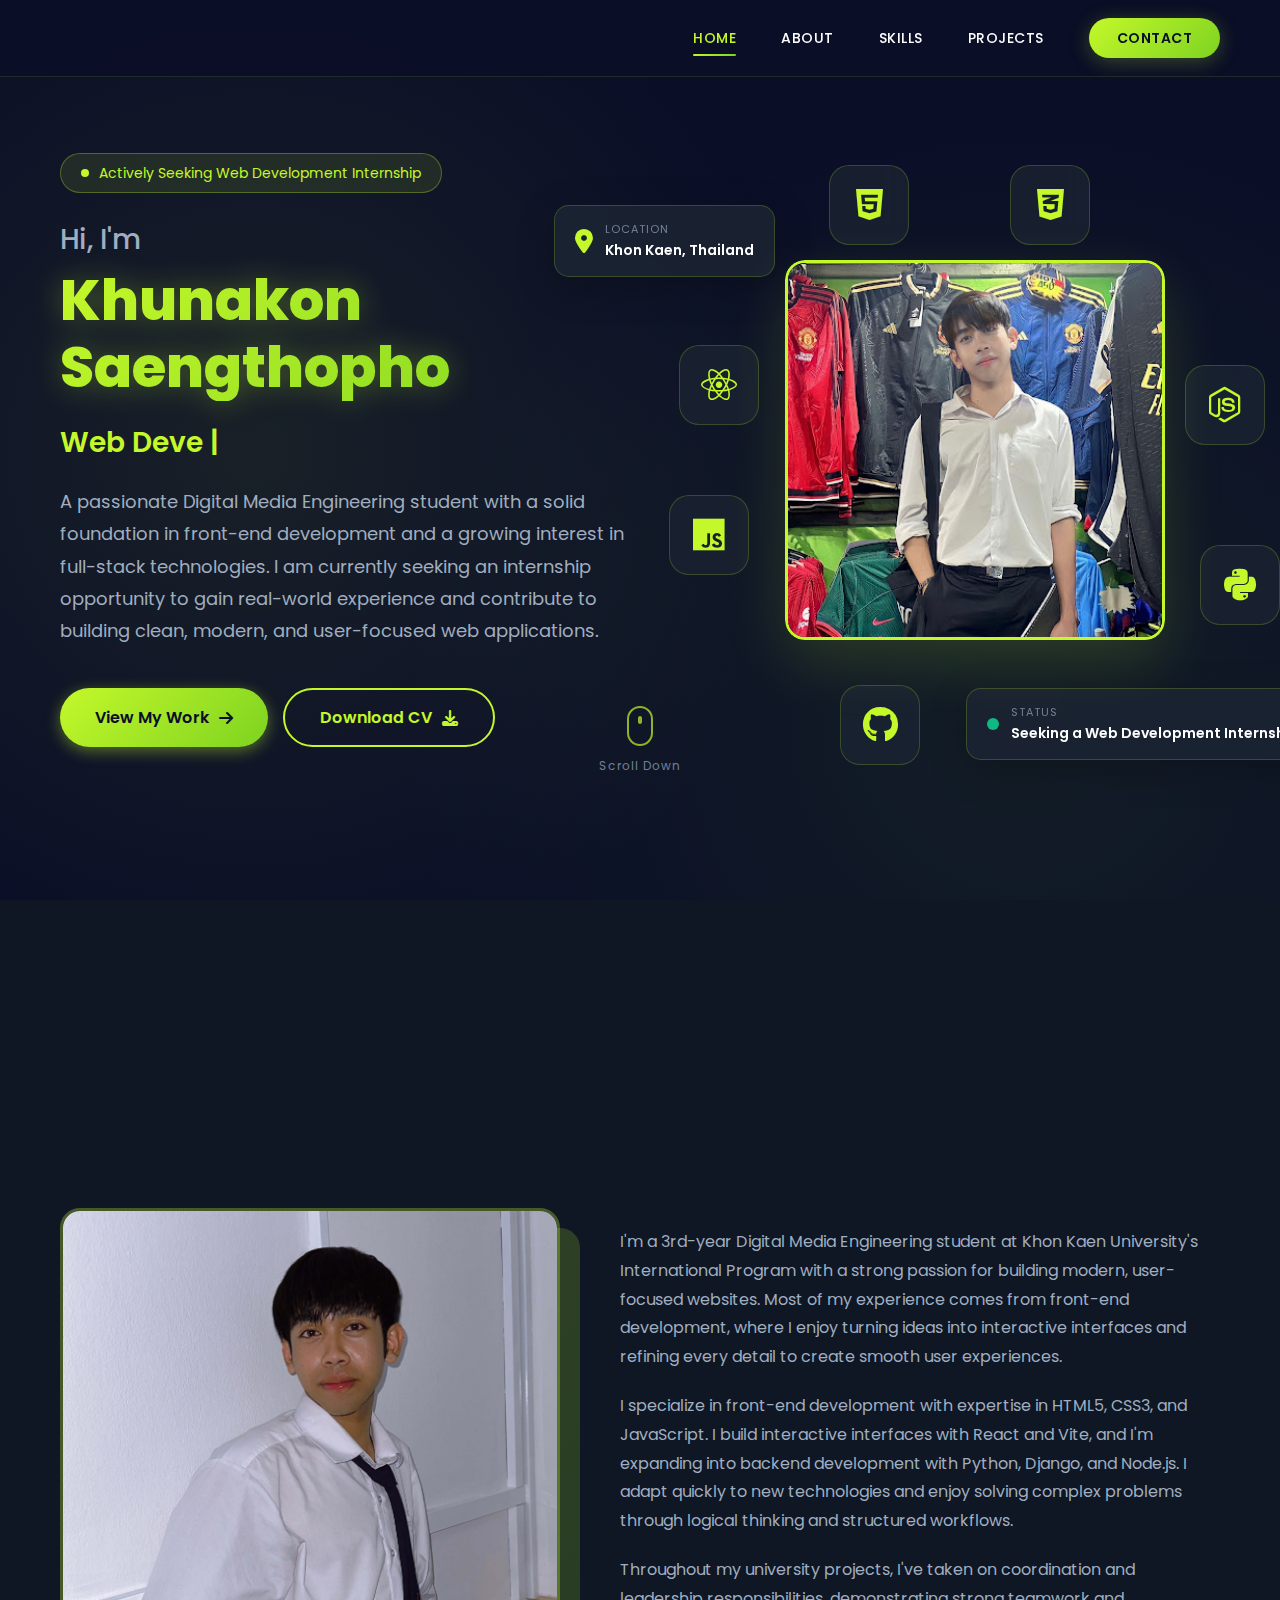
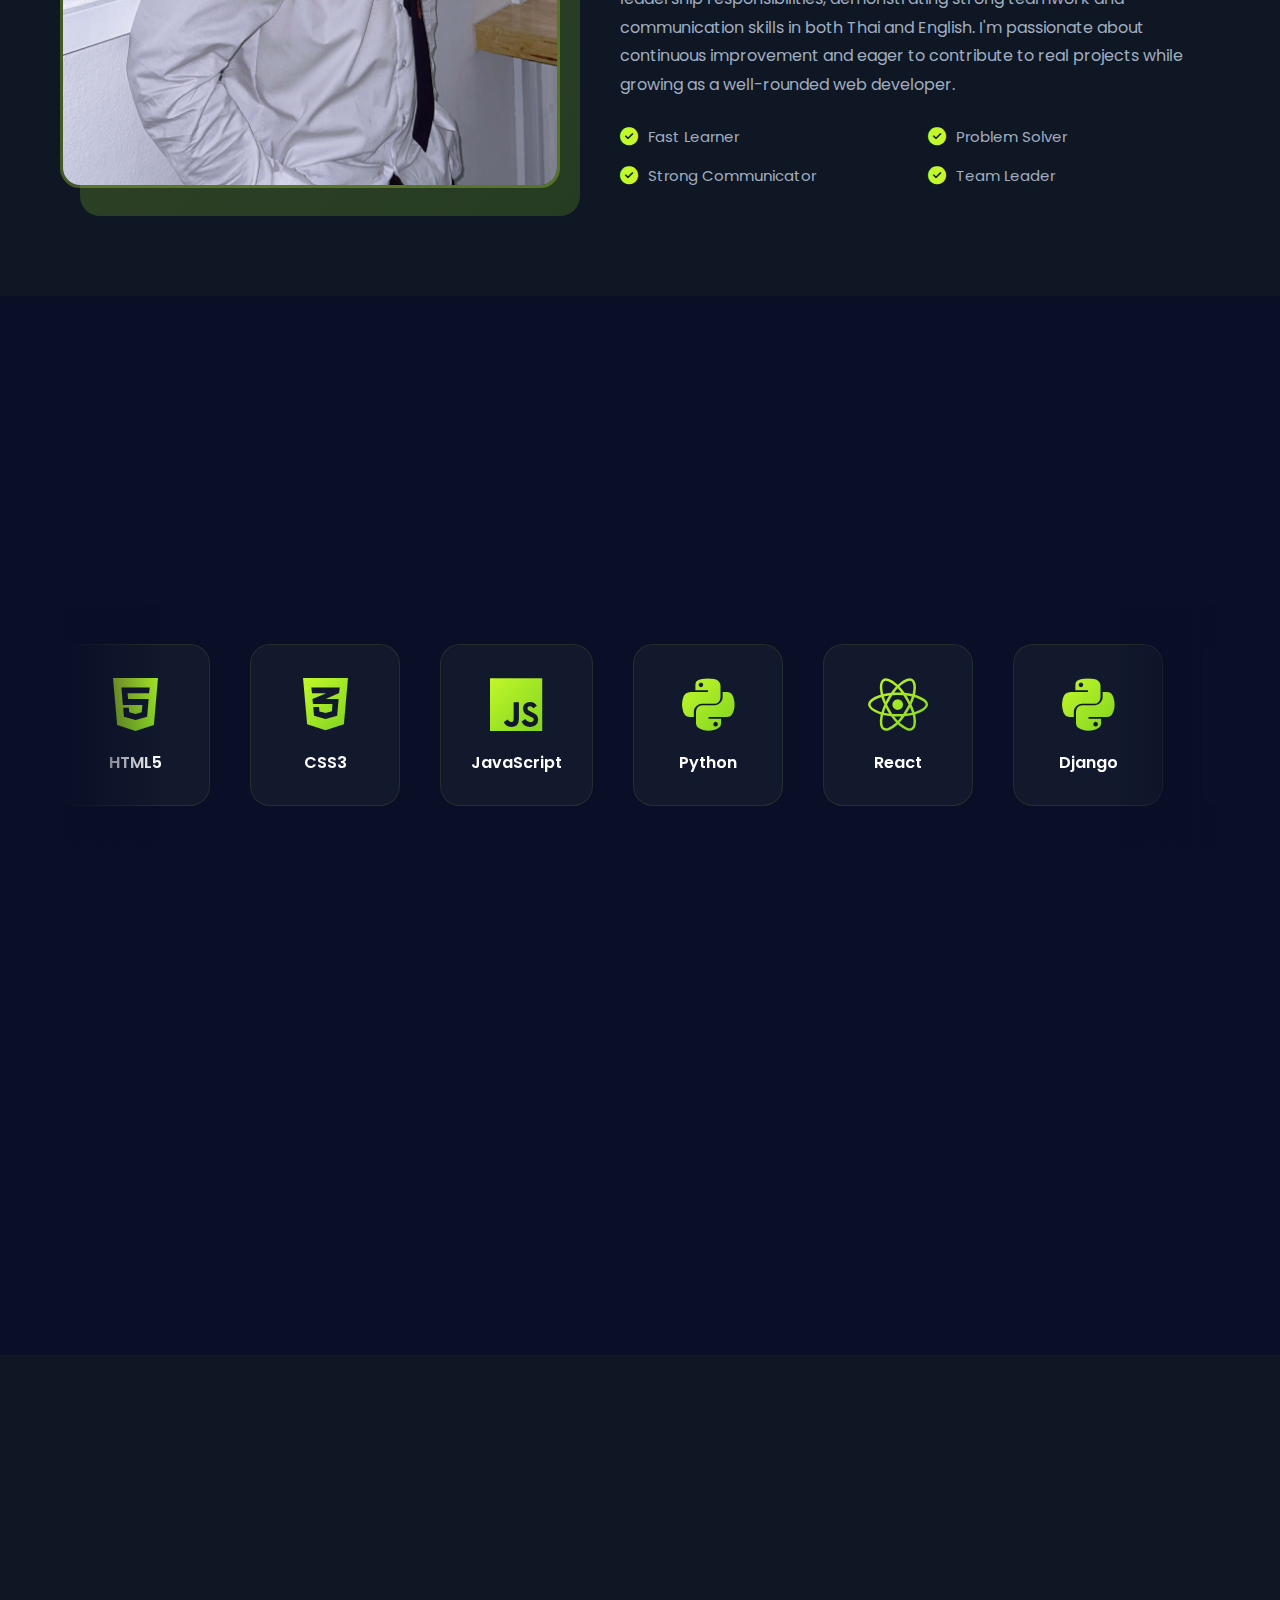
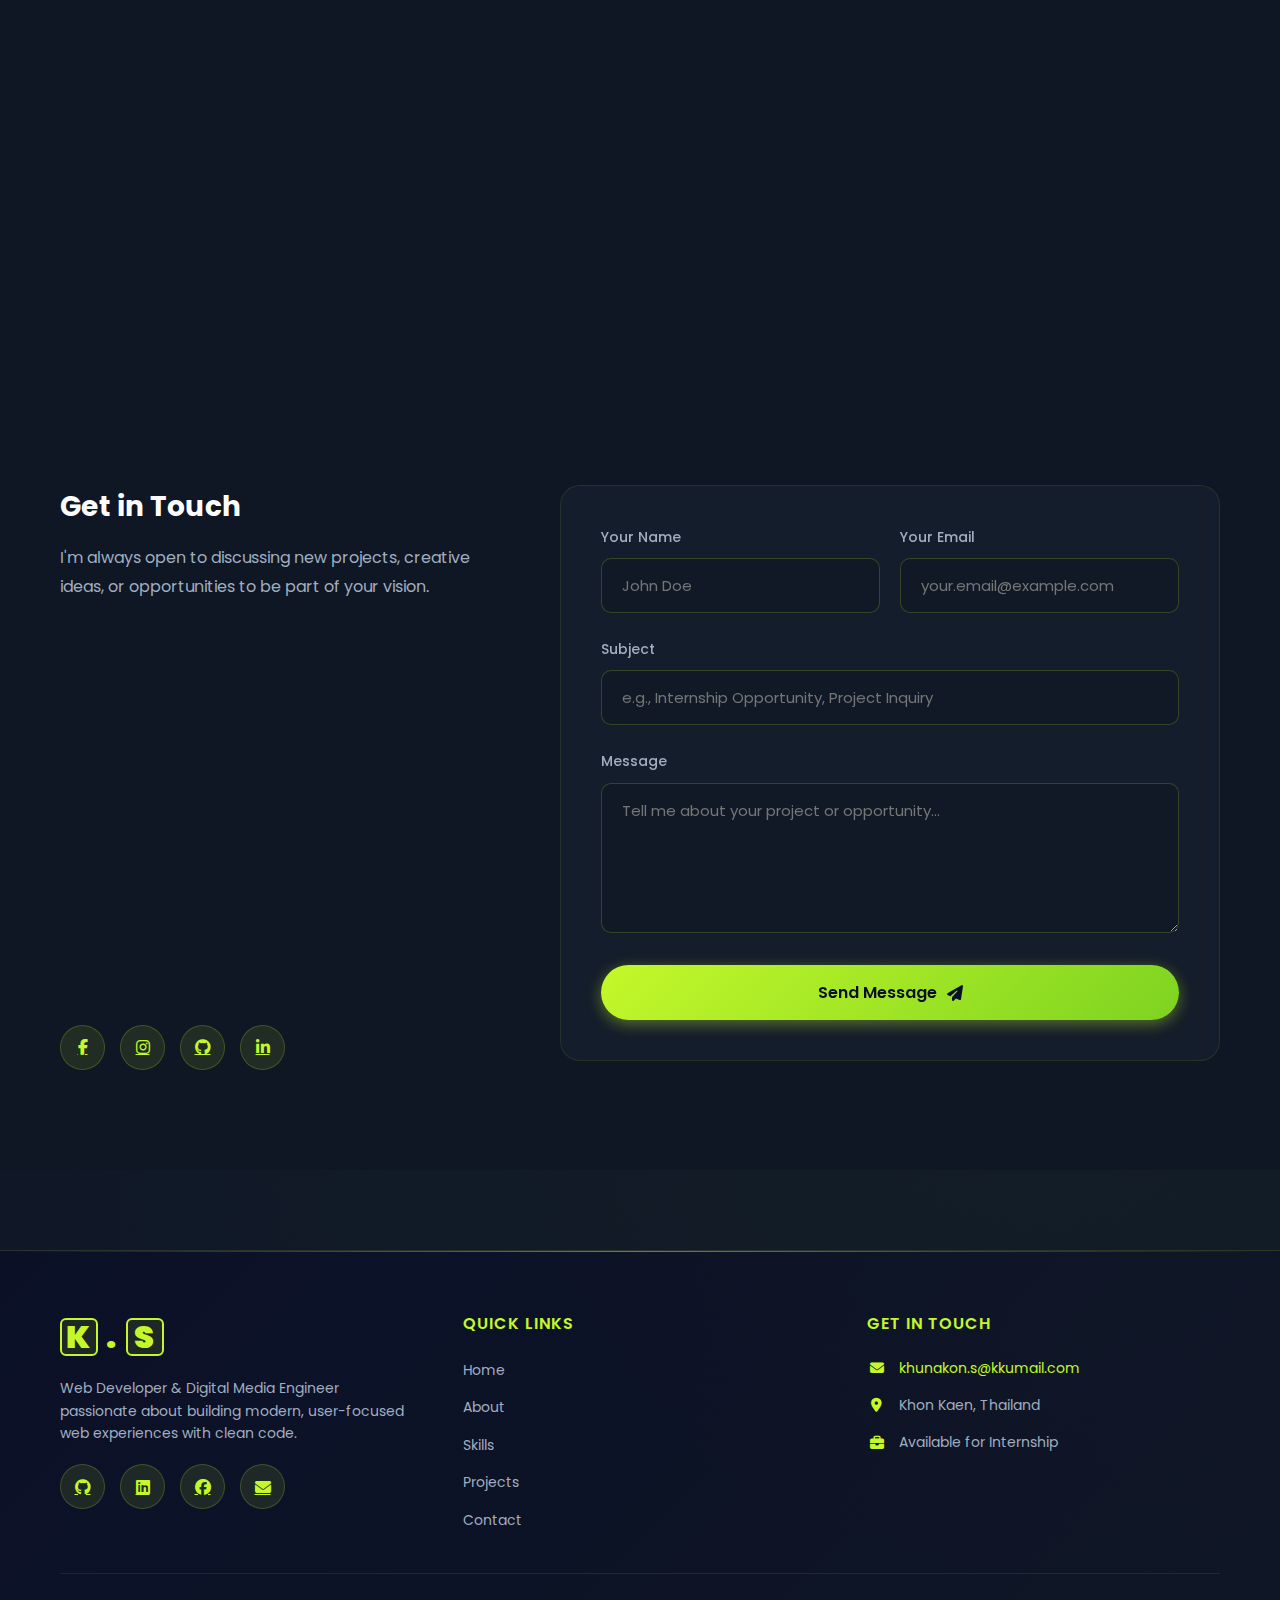
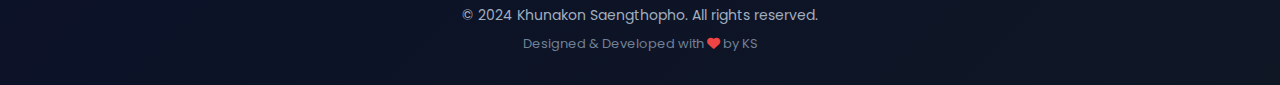
<file: index.html>
<!DOCTYPE html>
<html lang="th">
    <head>
        <meta charset="UTF-8" />
        <meta name="viewport" content="width=device-width, initial-scale=1.0" />
        <title>Khunakon Saengthopho - Full Stack Developer</title>
        <link rel="stylesheet" href="index.css" />
        <link rel="stylesheet" href="https://cdnjs.cloudflare.com/ajax/libs/font-awesome/6.4.0/css/all.min.css"/>
    </head>
<body>
    <!-- Animated Background Particles มันทำให้หน้าเว็บหน่วง--> 
    <!-- <div class="particles">
      <div class="particle"></div>
      <div class="particle"></div>
      <div class="particle"></div>
      <div class="particle"></div>
      <div class="particle"></div>
      <div class="particle"></div>
      <div class="particle"></div>
      <div class="particle"></div>
      <div class="particle"></div>
      <div class="particle"></div>
    </div> -->

    <!-- Navigation -->
    <nav class="navbar-section">
        <div class="nav-container">
            <ul class="nav-menu">
                <li><a href="#home" class="nav-link active">HOME</a></li>
                <li><a href="#about" class="nav-link">ABOUT</a></li>
                <li><a href="#skills" class="nav-link">SKILLS</a></li>
                <li><a href="#projects" class="nav-link">PROJECTS</a></li>
                <li><a href="#contact" class="nav-link contact-btn">CONTACT</a></li>
            </ul>
            <div class="hamburger">
                <span></span>
                <span></span>
                <span></span>
            </div>
        </div>
    </nav>

    <!-- Hero Section -->
    <section id="home" class="hero-section">
        <div class="hero-container">
            <div class="hero-content">
            <div class="hero-badge">
                <span class="badge-dot"></span>
                Actively Seeking Web Development Internship
            </div>
            <h1 class="hero-title">
                <span class="typing-text">Hi, I'm</span>
                <span class="gradient-text glow">Khunakon Saengthopho</span>
            </h1>
            <h2 class="hero-subtitle">
                <span class="role-text"></span>
                <span class="cursor-blink">|</span>
            </h2>
            <p class="hero-description">
                A passionate Digital Media Engineering student with a solid foundation in front-end development and a growing interest in full-stack technologies. I am currently seeking an internship opportunity to gain real-world experience and contribute to building clean, modern, and user-focused web applications.
            </p>

            <div class="cta-buttons">
                <a href="#projects" class="cta-button primary">
                <span>View My Work</span>
                <i class="fas fa-arrow-right"></i>
                </a>
                <a href="Khunakon_Saengthopho_Resume.pdf" download class="cta-button secondary">
                <span>Download CV</span>
                <i class="fas fa-download"></i>
                </a>
            </div>

            <div class="scroll-indicator">
                <div class="mouse">
                <div class="mouse-wheel"></div>
                </div>
                <span>Scroll Down</span>
            </div>
            </div>

            <div class="hero-visual">
                <div class="visual-container">
                    <div class="floating-element element-1">
                        <i class="fab fa-html5"></i>
                    </div>
                    <div class="floating-element element-2">
                        <i class="fab fa-css3-alt"></i>
                    </div>
                    <div class="floating-element element-3">
                        <i class="fab fa-js"></i>
                    </div>
                    <div class="floating-element element-4">
                        <i class="fab fa-python"></i>
                    </div>
                    <div class="floating-element element-5">
                        <i class="fab fa-react"></i>
                    </div>
                    <div class="floating-element element-6">
                        <i class="fab fa-node-js"></i>
                    </div>
                    <div class="floating-element element-7">
                        <i class="fab fa-github"></i>
                    </div>

                    <div class="main-image">
                        <div class="image-frame">
                            <img src="images/m9.jpg" alt="Khunakon Saengthopho - Portrait"/>
                        </div>
                    </div>

                    <div class="info-card card-location">
                        <i class="fas fa-map-marker-alt"></i>
                        <div>
                            <p class="card-label">Location</p>
                            <p class="card-value">Khon Kaen, Thailand</p>
                        </div>
                    </div>

                    <div class="info-card card-status">
                        <div class="status-indicator"></div>
                        <div>
                            <p class="card-label">Status</p>
                            <p class="card-value">Seeking a Web Development Internship</p>
                        </div>
                    </div>
                </div>
            </div>
        </div>
    </section>

    <!-- About Section -->
    <section id="about" class="about">
      <div class="container">
        <div class="section-header">
          <span class="section-tag">&lt;about&gt;</span>
          <h2 class="section-title">
            Who Am I?
            <span class="title-underline"></span>
          </h2>
          <p class="section-subtitle">Get to know me better</p>
        </div>

        <div class="about-content">
          <div class="about-grid">
            <div class="about-image-section">
              <div class="about-image-wrapper">
                <div class="image-background"></div>
                <img src="images/m5.jpg" alt="Coding" class="about-img"/>
              </div>
            </div>

            <div class="about-text-section">
                <div class="about-description">
                    <p>I'm a 3rd-year Digital Media Engineering student at Khon Kaen University's International Program with a strong passion for building modern, user-focused websites. Most of my experience comes from front-end development, where I enjoy turning ideas into interactive interfaces and refining every detail to create smooth user experiences.</p>
                    <p>I specialize in front-end development with expertise in HTML5, CSS3, and JavaScript. I build interactive interfaces with React and Vite, and I'm expanding into backend development with Python, Django, and Node.js. I adapt quickly to new technologies and enjoy solving complex problems through logical thinking and structured workflows.</p>
                    <p>Throughout my university projects, I've taken on coordination and leadership responsibilities, demonstrating strong teamwork and communication skills in both Thai and English. I'm passionate about continuous improvement and eager to contribute to real projects while growing as a well-rounded web developer.</p>
                    <div class="about-highlights">
                        <div class="highlight-item">
                            <i class="fas fa-check-circle"></i>
                            <span>Fast Learner</span>
                        </div>
                        <div class="highlight-item">
                            <i class="fas fa-check-circle"></i>
                            <span>Problem Solver</span>
                        </div>
                        <div class="highlight-item">
                            <i class="fas fa-check-circle"></i>
                            <span>Strong Communicator</span>
                        </div>
                        <div class="highlight-item">
                            <i class="fas fa-check-circle"></i>
                            <span>Team Leader</span>
                        </div>
                    </div>
                </div>
            </div>
          </div>
        </div>
      </div>
    </section>

    <!-- Skills Section -->
    <section id="skills" class="skills">
      <div class="container">
        <div class="section-header">
          <span class="section-tag">&lt;skills&gt;</span>
          <h2 class="section-title">
            My Tech Stack
            <span class="title-underline"></span>
          </h2>
          <p class="section-subtitle">Technologies I work with</p>
        </div>

        <!-- Infinite Scrolling Skills -->
        <div class="skills-showcase">
          <div class="skills-track">
            <div class="skill-item">
              <i class="fab fa-html5"></i>
              <span>HTML5</span>
            </div>
            <div class="skill-item">
              <i class="fab fa-css3-alt"></i>
              <span>CSS3</span>
            </div>
            <div class="skill-item">
              <i class="fab fa-js"></i>
              <span>JavaScript</span>
            </div>
            <div class="skill-item">
              <i class="fab fa-python"></i>
              <span>Python</span>
            </div>
            <div class="skill-item">
              <i class="fab fa-react"></i>
              <span>React</span>
            </div>
            <div class="skill-item">
              <i class="fab fa-python"></i>
              <span>Django</span>
            </div>
            <div class="skill-item">
              <i class="fab fa-github"></i>
              <span>Github</span>
            </div>
            <!-- Duplicate for seamless loop -->
            <div class="skill-item">
              <i class="fab fa-html5"></i>
              <span>HTML5</span>
            </div>
            <div class="skill-item">
              <i class="fab fa-css3-alt"></i>
              <span>CSS3</span>
            </div>
            <div class="skill-item">
              <i class="fab fa-js"></i>
              <span>JavaScript</span>
            </div>
            <div class="skill-item">
              <i class="fab fa-python"></i>
              <span>Python</span>
            </div>
            <div class="skill-item">
              <i class="fab fa-react"></i>
              <span>React</span>
            </div>
            <div class="skill-item">
              <i class="fab fa-python"></i>
              <span>Django</span>
            </div>
            <div class="skill-item">
              <i class="fab fa-github"></i>
              <span>Github</span>
            </div>
          </div>
        </div>

        <!-- Skill Categories -->
        <div class="skills-categories">
          <div class="skill-category">
            <div class="category-header">
              <i class="fas fa-code"></i>
              <h3>Frontend Development</h3>
            </div>
            <div class="tech-stack">
              <span class="tech-badge">HTML5</span>
              <span class="tech-badge">CSS3</span>
              <span class="tech-badge">JavaScript</span>
              <span class="tech-badge">React</span>
              <span class="tech-badge">Vite</span>
              <span class="tech-badge">Flutter (Learning)</span>
            </div>
          </div>

          <div class="skill-category">
            <div class="category-header">
              <i class="fas fa-server"></i>
              <h3>Backend Development</h3>
            </div>
            <div class="tech-stack">
              <span class="tech-badge">Python</span>
              <span class="tech-badge">Django</span>
              <span class="tech-badge">Node.js (Learning)</span>
            </div>
          </div>

          <div class="skill-category">
            <div class="category-header">
              <i class="fas fa-tools"></i>
              <h3>Tools & Other Technologies</h3>
            </div>
            <div class="tech-stack">
              <span class="tech-badge">Git & GitHub</span>
              <span class="tech-badge">Visual Studio Code</span>
              <span class="tech-badge">Figma</span>
              <span class="tech-badge">Adobe Photoshop</span>
              <span class="tech-badge">Adobe Illustrator</span>
            </div>
          </div>
        </div>
      </div>
    </section>

    <!-- Projects Section -->
    <section id="projects" class="projects">
      <div class="container">
        <div class="section-header">
            <span class="section-tag">&lt;projects&gt;</span>
            <h2 class="section-title">
                Featured Work
                <span class="title-underline"></span>
            </h2>
            <p class="section-subtitle">Some of my recent projects</p>
        </div>

        <div class="projects-grid">
            <!-- project 1 -->
            <div class="project-card">
                <div class="project-number">01</div>
                <div class="project-image">
                <img
                    src="galleryP1/homeP1.png"
                    alt="Study Hub"
                />
                <div class="project-overlay">
                    <a href="project1.html" class="project-link" target="_blank">
                    <i class="fas fa-external-link-alt"></i>
                    </a>
                </div>
                </div>
                <div class="project-content">
                <div class="project-tags">
                    <span class="tag">HTML5</span> 
                    <span class="tag">CSS3</span> 
                    <span class="tag">JavaScript</span>
                </div>
                <h3>DME Study Hub — Digital Learning & Note Sharing Platform</h3>
                <p>
                    A comprehensive student-focused platform designed for sharing study materials, browsing peer notes, and managing academic resources. Features category-based browsing, user authentication simulation, note uploads, and collaborative learning spaces. Built as a fully functional front-end prototype.
                </p>
                <div class="project-features">
                    <div class="feature-item">
                    <i class="fas fa-check"></i>
                    <span>Multi-category Note Browsing System</span>
                    </div>
                    <div class="feature-item">
                    <i class="fas fa-check"></i>
                    <span>User Login, Registration & Profile Management</span>
                    </div>
                    <div class="feature-item">
                    <i class="fas fa-check"></i>
                    <span>Note Upload, Search & Filter Functionality</span>
                    </div>
                    <div class="feature-item">
                    <i class="fas fa-check"></i>
                    <span>Responsive Design & User-Friendly Navigation</span>
                    </div>
                </div>
                </div>
            </div>

            <!-- project 2 -->
            <div class="project-card">
                <div class="project-number">02</div>
                <div class="project-image">
                <img
                    src="galleryP2/cover.png"
                    alt="Elderise Platform"
                />
                <div class="project-overlay">
                    <a href="project2.html" class="project-link" target="_blank">
                    <i class="fas fa-external-link-alt"></i>
                    </a>
                </div>
                </div>
                <div class="project-content">
                <div class="project-tags">
                    <span class="tag">React</span>
                    <span class="tag">Vite</span>
                    <span class="tag">JavaScript</span>
                    <span class="tag">CSS3</span>
                </div>
                <h3>Elderise — Senior Care E-Learning Platform (Hackathon 2025)</h3>
                <p>
                    A modern, accessible e-learning platform specifically designed for senior care organizations. Features role-based interfaces, intuitive navigation, and component-based architecture built with React. Created as a hackathon entry demonstrating modern frontend practices and inclusive design principles for elderly users.
                </p>
                <div class="project-features">
                    <div class="feature-item">
                    <i class="fas fa-check"></i>
                    <span>Role-Based Dashboard Interfaces</span>
                    </div>
                    <div class="feature-item">
                    <i class="fas fa-check"></i>
                    <span>Modular React Components with Reusable Layouts</span>
                    </div>
                    <div class="feature-item">
                    <i class="fas fa-check"></i>
                    <span>Responsive & Accessible UI for All Users</span>
                    </div>
                    <div class="feature-item">
                    <i class="fas fa-check"></i>
                    <span>Built with Vite for Optimal Performance</span>
                    </div>
                </div>
                </div>
            </div>

            <!-- project 3 -->
            <div class="project-card">
                <div class="project-number">03</div>
                <div class="project-image">
                <img
                    src="galleryP3/menu.png" alt="Golden Spoon Restaurant"
                />
                <div class="project-overlay">
                    <a href="project3.html" class="project-link" target="_blank">
                    <i class="fas fa-external-link-alt"></i>
                    </a>
                </div>
                </div>
                <div class="project-content">
                <div class="project-tags">
                    <span class="tag">HTML5</span>
                    <span class="tag">CSS3</span>
                    <span class="tag">JavaScript</span>
                </div>
                <h3>Golden Spoon Restaurant — QR-Based Dine-in Ordering System</h3>
                <p>
                    A comprehensive restaurant management platform featuring QR-code based customer ordering, real-time kitchen communication, and staff dashboards. Includes role-based authentication (waiter, kitchen, cashier, manager) with interactive menu browsing, order tracking, and management tools. Built as a fully functional front-end prototype.
                </p>
                <div class="project-features">
                    <div class="feature-item">
                        <i class="fas fa-check"></i>
                        <span>QR-Based Customer Ordering System</span>
                    </div>
                    <div class="feature-item">
                        <i class="fas fa-check"></i>
                        <span>Role-Based Authentication & Dashboards (4 User Types)</span>
                    </div>
                    <div class="feature-item">
                        <i class="fas fa-check"></i>
                        <span>Interactive Menu, Orders & Kitchen Management</span>
                    </div>
                    <div class="feature-item">
                        <i class="fas fa-check"></i>
                        <span>Real-Time Order Tracking & Status Updates</span>
                    </div>
                </div>
                </div>
            </div>

            <!-- project 4 -->
            <div class="project-card">
                <div class="project-number">04</div>
                <div class="project-image">
                    <img
                        src="galleryP4/L.png"
                        alt="LibSpace - KKU Library"
                    />
                    <div class="project-overlay">
                        <a href="project4.html" class="project-link" target="_blank">
                            <i class="fas fa-external-link-alt"></i>
                        </a>
                    </div>
                </div>

                <div class="project-content">
                    <div class="project-tags">
                        <span class="tag">HTML5</span>
                        <span class="tag">CSS3</span>
                        <span class="tag">JavaScript</span>
                    </div>

                    <h3>LibSpace — Intelligent Library Room Booking System</h3>

                    <p>
                        A fully interactive room booking platform for KKU Library featuring advanced search, dynamic filtering, and multi-step booking workflows. Handles complex JavaScript-driven validation, time-slot management, real-time room availability, and booking lookup functionality. Demonstrates proficiency in handling intricate user flows and data management without backend services.
                    </p>

                    <div class="project-features">
                        <div class="feature-item">
                            <i class="fas fa-check"></i>
                            <span>Advanced Room Search & Smart Filtering (Capacity, Amenities)</span>
                        </div>
                        <div class="feature-item">
                            <i class="fas fa-check"></i>
                            <span>4-Step Booking Wizard with Real-Time Validation</span>
                        </div>
                        <div class="feature-item">
                            <i class="fas fa-check"></i>
                            <span>Time-Slot Management with Conflict Detection</span>
                        </div>
                        <div class="feature-item">
                            <i class="fas fa-check"></i>
                            <span>Email-Based Booking Lookup & Management</span>
                        </div>
                    </div>
                </div>
            </div>

        </div>
      </div>
    </section>

    <!-- Contact Section -->
    <section id="contact" class="contact">
      <div class="container">
        <div class="section-header">
          <span class="section-tag">&lt;contact&gt;</span>
          <h2 class="section-title">
            Let's Work Together
            <span class="title-underline"></span>
          </h2>
          <p class="section-subtitle">Have a project in mind? Let's talk!</p>
        </div>

        <div class="contact-content">
          <div class="contact-info-section">
            <div class="contact-intro">
              <h3>Get in Touch</h3>
              <p>
                I'm always open to discussing new projects, creative ideas, or
                opportunities to be part of your vision.
              </p>
            </div>

            <div class="contact-methods">
              <div class="contact-method">
                <div class="method-icon">
                  <i class="fas fa-envelope"></i>
                </div>
                <div class="method-info">
                  <h4>Email</h4>
                  <a href="mailto:khunakon.s@kkumail.com">khunakon.s@kkumail.com</a>
                </div>
              </div>

              <div class="contact-method">
                <div class="method-icon">
                  <i class="fas fa-phone"></i>
                </div>
                <div class="method-info">
                  <h4>Phone</h4>
                  <a href="tel:+66839475028">083-947-5028</a>
                </div>
              </div>

              <div class="contact-method">
                <div class="method-icon">
                  <i class="fas fa-map-marker-alt"></i>
                </div>
                <div class="method-info">
                  <h4>Location</h4>
                  <p>Khon Kaen, Thailand</p>
                </div>
              </div>
            </div>

            <div class="social-links">
              <a href="https://www.facebook.com/khuna.krn.222011?locale=th_TH" target="_blank" class="social-link">
                <i class="fab fa-facebook-f"></i>
              </a>
              <a href="https://www.instagram.com/_phxkiij/" target="_blank" class="social-link">
                <i class="fab fa-instagram"></i>
              </a>
              <a href="https://github.com/Khunakon47" target="_blank" class="social-link">
                <i class="fab fa-github"></i>
              </a>
              <a href="https://www.linkedin.com/in/khunakondev" target="_blank" class="social-link">
                <i class="fab fa-linkedin-in"></i>
              </a>
            </div>
          </div>

          <div class="contact-form-section">
            <form class="contact-form" id="contactForm">
              <div class="form-row">
                <div class="form-group">
                  <label for="name">Your Name</label>
                  <input type="text" id="name" name="name" placeholder="John Doe" required />
                </div>
                <div class="form-group">
                  <label for="email">Your Email</label>
                  <input type="email" id="email" name="email" placeholder="your.email@example.com" required />
                </div>
              </div>
              <div class="form-group">
                <label for="subject">Subject</label>
                <input type="text" id="subject" name="subject" placeholder="e.g., Internship Opportunity, Project Inquiry" required />
              </div>

              <div class="form-group">
                <label for="message">Message</label>
                <textarea
                  id="message"
                  name="message"
                  rows="5"
                  placeholder="Tell me about your project or opportunity..."
                  required
                ></textarea>
              </div>

              <button type="submit" class="submit-btn">
                <span>Send Message</span>
                <i class="fas fa-paper-plane"></i>
              </button>
            </form>
          </div>
        </div>
      </div>
    </section>

    <!-- Footer -->
    <footer class="footer">
      <div class="container">
        <div class="footer-content">
          <!-- Footer Left - About -->
          <div class="footer-left">
            <div class="footer-logo">
              <span class="logo-initial">K</span>
              <span class="logo-dot">.</span>
              <span class="logo-initial">S</span>
            </div>
            <p class="footer-description">
              Web Developer & Digital Media Engineer passionate about building modern, user-focused web experiences with clean code.
            </p>
            <div class="footer-socials">
              <a href="https://github.com/Khunakon47" target="_blank" class="social-link" title="GitHub">
                <i class="fab fa-github"></i>
              </a>
              <a href="https://www.linkedin.com/in/khunakondev" target="_blank" class="social-link" title="LinkedIn">
                <i class="fab fa-linkedin"></i>
              </a>
              <a href="https://www.facebook.com/khuna.krn.222011?locale=th_TH" target="_blank" class="social-link" title="Facebook">
                <i class="fab fa-facebook"></i>
              </a>
              <a href="mailto:khunakon.s@kkumail.com" class="social-link" title="Email">
                <i class="fas fa-envelope"></i>
              </a>
            </div>
          </div>

          <!-- Footer Middle - Quick Links -->
          <div class="footer-middle">
            <h4 class="footer-section-title">Quick Links</h4>
            <ul class="footer-links">
              <li><a href="#home">Home</a></li>
              <li><a href="#about">About</a></li>
              <li><a href="#skills">Skills</a></li>
              <li><a href="#projects">Projects</a></li>
              <li><a href="#contact">Contact</a></li>
            </ul>
          </div>

          <!-- Footer Right - Contact Info -->
          <div class="footer-right">
            <h4 class="footer-section-title">Get In Touch</h4>
            <div class="footer-contact-info">
              <p>
                <i class="fas fa-envelope"></i>
                <a href="mailto:khunakon.s@kkumail.com">khunakon.s@kkumail.com</a>
              </p>
              <p>
                <i class="fas fa-map-marker-alt"></i>
                <span>Khon Kaen, Thailand</span>
              </p>
              <p>
                <i class="fas fa-briefcase"></i>
                <span>Available for Internship</span>
              </p>
            </div>
          </div>
        </div>

        <!-- Footer Bottom -->
        <div class="footer-bottom">
          <p class="footer-text">
            &copy; 2024 Khunakon Saengthopho. All rights reserved.
          </p>
          <p class="footer-subtext">
            Designed & Developed with <i class="fas fa-heart"></i> by KS
          </p>
        </div>
      </div>
    </footer>

    <!-- Back to Top Button -->
    <button class="back-to-top" id="backToTop">
      <i class="fas fa-arrow-up"></i>
    </button>

    <!-- Loading Screen -->
    <div class="loading-screen">
      <div class="loader">
        <div class="loader-circle"></div>
        <div class="loader-text">Loading...</div>
      </div>
    </div>

    <script>
    // Global variables
    let currentSlide = 0;
    const testimonials = document.querySelectorAll('.testimonial-card');

    // Loading screen
    window.addEventListener('load', () => {
        const loadingScreen = document.querySelector('.loading-screen');
        setTimeout(() => {
            loadingScreen.classList.add('hidden');
            document.body.style.overflow = 'auto';
        }, 1500);
    });

    // Navigation menu
    const hamburger = document.querySelector('.hamburger');
    const navMenu = document.querySelector('.nav-menu');
    const navLinks = document.querySelectorAll('.nav-link');

    hamburger.addEventListener('click', () => {
        hamburger.classList.toggle('active');
        navMenu.classList.toggle('active');
    });

    navLinks.forEach(link => {
        link.addEventListener('click', () => {
            hamburger.classList.remove('active');
            navMenu.classList.remove('active');
        });
    });

    // Update active nav link on scroll
    const sections = document.querySelectorAll('section');
    window.addEventListener('scroll', () => {
        let current = '';
        sections.forEach(section => {
            if (pageYOffset >= section.offsetTop - 200) {
                current = section.getAttribute('id');
            }
        });
        navLinks.forEach(link => {
            link.classList.remove('active');
            if (link.getAttribute('href') === `#${current}`) {
                link.classList.add('active');
            }
        });
    });

    // Typing effect
    const roles = ['Web Developer', 'Frontend Developer', 'Full Stack Developer'];
    let roleIndex = 0, charIndex = 0, isDeleting = false;
    const roleElement = document.querySelector('.role-text');

    function typeRole() {
        const currentRole = roles[roleIndex];
        isDeleting ? charIndex-- : charIndex++;
        roleElement.textContent = currentRole.substring(0, charIndex);

        if (!isDeleting && charIndex === currentRole.length) {
            isDeleting = true;
            setTimeout(typeRole, 2000);
        } else if (isDeleting && charIndex === 0) {
            isDeleting = false;
            roleIndex = (roleIndex + 1) % roles.length;
            setTimeout(typeRole, 500);
        } else {
            setTimeout(typeRole, isDeleting ? 50 : 100);
        }
    }

    document.addEventListener('DOMContentLoaded', () => {
        setTimeout(typeRole, 1000);
    });

    // Smooth scrolling
    document.querySelectorAll('a[href^="#"]').forEach(anchor => {
        anchor.addEventListener('click', function (e) {
            e.preventDefault();
            const target = document.querySelector(this.getAttribute('href'));
            if (target) {
                window.scrollTo({
                    top: target.offsetTop - 80,
                    behavior: 'smooth'
                });
            }
        });
    });

    // Testimonials slider
    let slideIndex = 0;
    const track = document.querySelector('.testimonial-track');
    const prevBtn = document.querySelector('.prev-btn');
    const nextBtn = document.querySelector('.next-btn');

    function updateSlider() {
        if (track && testimonials.length > 0) {
            const slideWidth = testimonials[0].offsetWidth + 30;
            track.style.transform = `translateX(-${slideIndex * slideWidth}px)`;
        }
    }

    if (prevBtn) prevBtn.addEventListener('click', () => {
        slideIndex = slideIndex === 0 ? testimonials.length - 1 : slideIndex - 1;
        updateSlider();
    });

    if (nextBtn) nextBtn.addEventListener('click', () => {
        slideIndex = slideIndex === testimonials.length - 1 ? 0 : slideIndex + 1;
        updateSlider();
    });

    setInterval(() => {
        if (testimonials.length > 0) {
            slideIndex = slideIndex === testimonials.length - 1 ? 0 : slideIndex + 1;
            updateSlider();
        }
    }, 5000);

    // Contact form
    const contactForm = document.getElementById('contactForm');
    if (contactForm) {
        contactForm.addEventListener('submit', (e) => {
            e.preventDefault();
            showNotification('Message sent successfully! I will get back to you soon.', 'success');
            contactForm.reset();
        });
    }

    // Show notification
    function showNotification(message, type = 'success') {
        const notification = document.createElement('div');
        notification.innerHTML = `
            <i class="fas fa-${type === 'success' ? 'check-circle' : 'exclamation-circle'}"></i>
            <span>${message}</span>
        `;
        notification.style.cssText = `
            position: fixed; top: 100px; right: 30px;
            background: ${type === 'success' ? 'linear-gradient(135deg, #10b981 0%, #059669 100%)' : 'linear-gradient(135deg, #ef4444 0%, #dc2626 100%)'};
            color: white; padding: 15px 25px; border-radius: 10px;
            display: flex; align-items: center; gap: 10px;
            font-size: 14px; font-weight: 600;
            box-shadow: 0 10px 30px rgba(0, 0, 0, 0.3); z-index: 10000;
            animation: slideInRight 0.5s ease, slideOutRight 0.5s ease 3s;
        `;
        document.body.appendChild(notification);
        setTimeout(() => notification.remove(), 3500);
    }

    const style = document.createElement('style');
    style.textContent = `
        @keyframes slideInRight { from { transform: translateX(400px); opacity: 0; } to { transform: translateX(0); opacity: 1; } }
        @keyframes slideOutRight { from { transform: translateX(0); opacity: 1; } to { transform: translateX(400px); opacity: 0; } }
    `;
    document.head.appendChild(style);

    // Back to top button
    const backToTopBtn = document.getElementById('backToTop');
    window.addEventListener('scroll', () => {
        window.pageYOffset > 500 ? backToTopBtn.classList.add('visible') : backToTopBtn.classList.remove('visible');
    });
    backToTopBtn.addEventListener('click', () => {
        window.scrollTo({ top: 0, behavior: 'smooth' });
    });

    // Parallax effect
    window.addEventListener('scroll', () => {
        const scrolled = window.pageYOffset;
        const heroVisual = document.querySelector('.hero-visual');
        if (heroVisual) heroVisual.style.transform = `translateY(${scrolled * 0.3}px)`;

        document.querySelectorAll('.particle').forEach((particle, i) => {
            particle.style.transform = `translateY(${scrolled * (i + 1) * 0.05}px)`;
        });
    });

    // Floating elements
    document.querySelectorAll('.floating-element').forEach((element, index) => {
        const randomDelay = Math.random() * 2;
        const randomDuration = 3 + Math.random() * 2;
        element.style.animation = `float ${randomDuration}s ease-in-out ${randomDelay}s infinite`;
    });

    // Hover effects
    document.querySelectorAll('.project-card').forEach(card => {
        card.addEventListener('mouseenter', () => card.style.transform = 'translateY(-10px)');
        card.addEventListener('mouseleave', () => card.style.transform = 'translateY(0)');
    });

    document.querySelectorAll('.form-group input, .form-group textarea').forEach(input => {
        input.addEventListener('focus', () => {
            input.parentElement.style.transform = 'scale(1.02)';
            input.parentElement.style.transition = 'transform 0.3s ease';
        });
        input.addEventListener('blur', () => input.parentElement.style.transform = 'scale(1)');
    });

    // Animated background
    let angle = 0;
    function animateBackground() {
        angle += 0.5;
        document.body.style.background = `
            radial-gradient(circle at ${20 + Math.sin(angle * 0.01) * 10}% ${50 + Math.cos(angle * 0.01) * 10}%, rgba(196, 248, 42, 0.08) 0%, transparent 50%),
            radial-gradient(circle at ${80 + Math.sin(angle * 0.015) * 10}% ${80 + Math.cos(angle * 0.015) * 10}%, rgba(126, 211, 33, 0.08) 0%, transparent 50%),
            #0a0e27
        `;
        requestAnimationFrame(animateBackground);
    }
    animateBackground();

    // Intersection observer for animations
    const observer = new IntersectionObserver((entries) => {
        entries.forEach(entry => {
            if (entry.isIntersecting) {
                entry.target.style.opacity = '1';
                entry.target.style.transform = 'translateY(0)';
            }
        });
    }, { threshold: 0.1, rootMargin: '0px 0px -100px 0px' });

    document.querySelectorAll('.stat-box, .about-card, .skill-category, .project-card, .testimonial-card, .contact-method').forEach(el => {
        el.style.opacity = '0';
        el.style.transform = 'translateY(30px)';
        el.style.transition = 'all 0.6s ease';
        observer.observe(el);
    });

    // Easter egg (Konami code)
    const konamiCode = ['ArrowUp', 'ArrowUp', 'ArrowDown', 'ArrowDown', 'ArrowLeft', 'ArrowRight', 'ArrowLeft', 'ArrowRight', 'b', 'a'];
    let konamiIndex = 0;

    document.addEventListener('keydown', (e) => {
        if (e.key === konamiCode[konamiIndex]) {
            konamiIndex++;
            if (konamiIndex === konamiCode.length) {
                for (let i = 0; i < 100; i++) createConfetti();
                showNotification('🎉 You found the secret! You are awesome!', 'success');
                konamiIndex = 0;
            }
        } else {
            konamiIndex = 0;
        }
    });

    function createConfetti() {
        const confetti = document.createElement('div');
        confetti.style.cssText = `
            position: fixed; width: 10px; height: 10px;
            background: ${['#c4f82a', '#7ed321', '#667eea', '#764ba2'][Math.floor(Math.random() * 4)]};
            left: ${Math.random() * 100}vw; top: -10px; border-radius: 50%; z-index: 9999;
            animation: confettiFall ${2 + Math.random() * 3}s linear forwards;
        `;
        document.body.appendChild(confetti);
        setTimeout(() => confetti.remove(), 5000);
    }

    const confettiStyle = document.createElement('style');
    confettiStyle.textContent = '@keyframes confettiFall { to { transform: translateY(100vh) rotate(360deg); opacity: 0; } }';
    document.head.appendChild(confettiStyle);

    // Initialize
    document.addEventListener('DOMContentLoaded', () => {
        console.log('%c👋 Hello Developer!', 'font-size: 20px; font-weight: bold; color: #c4f82a;');
        console.log('%cFeel free to reach out! 💼 job29922a@gmail.com', 'font-size: 14px; font-weight: bold; color: #c4f82a;');
        setTimeout(() => document.body.classList.add('loaded'), 100);
    });
    </script>
</body>
</html>
</file>
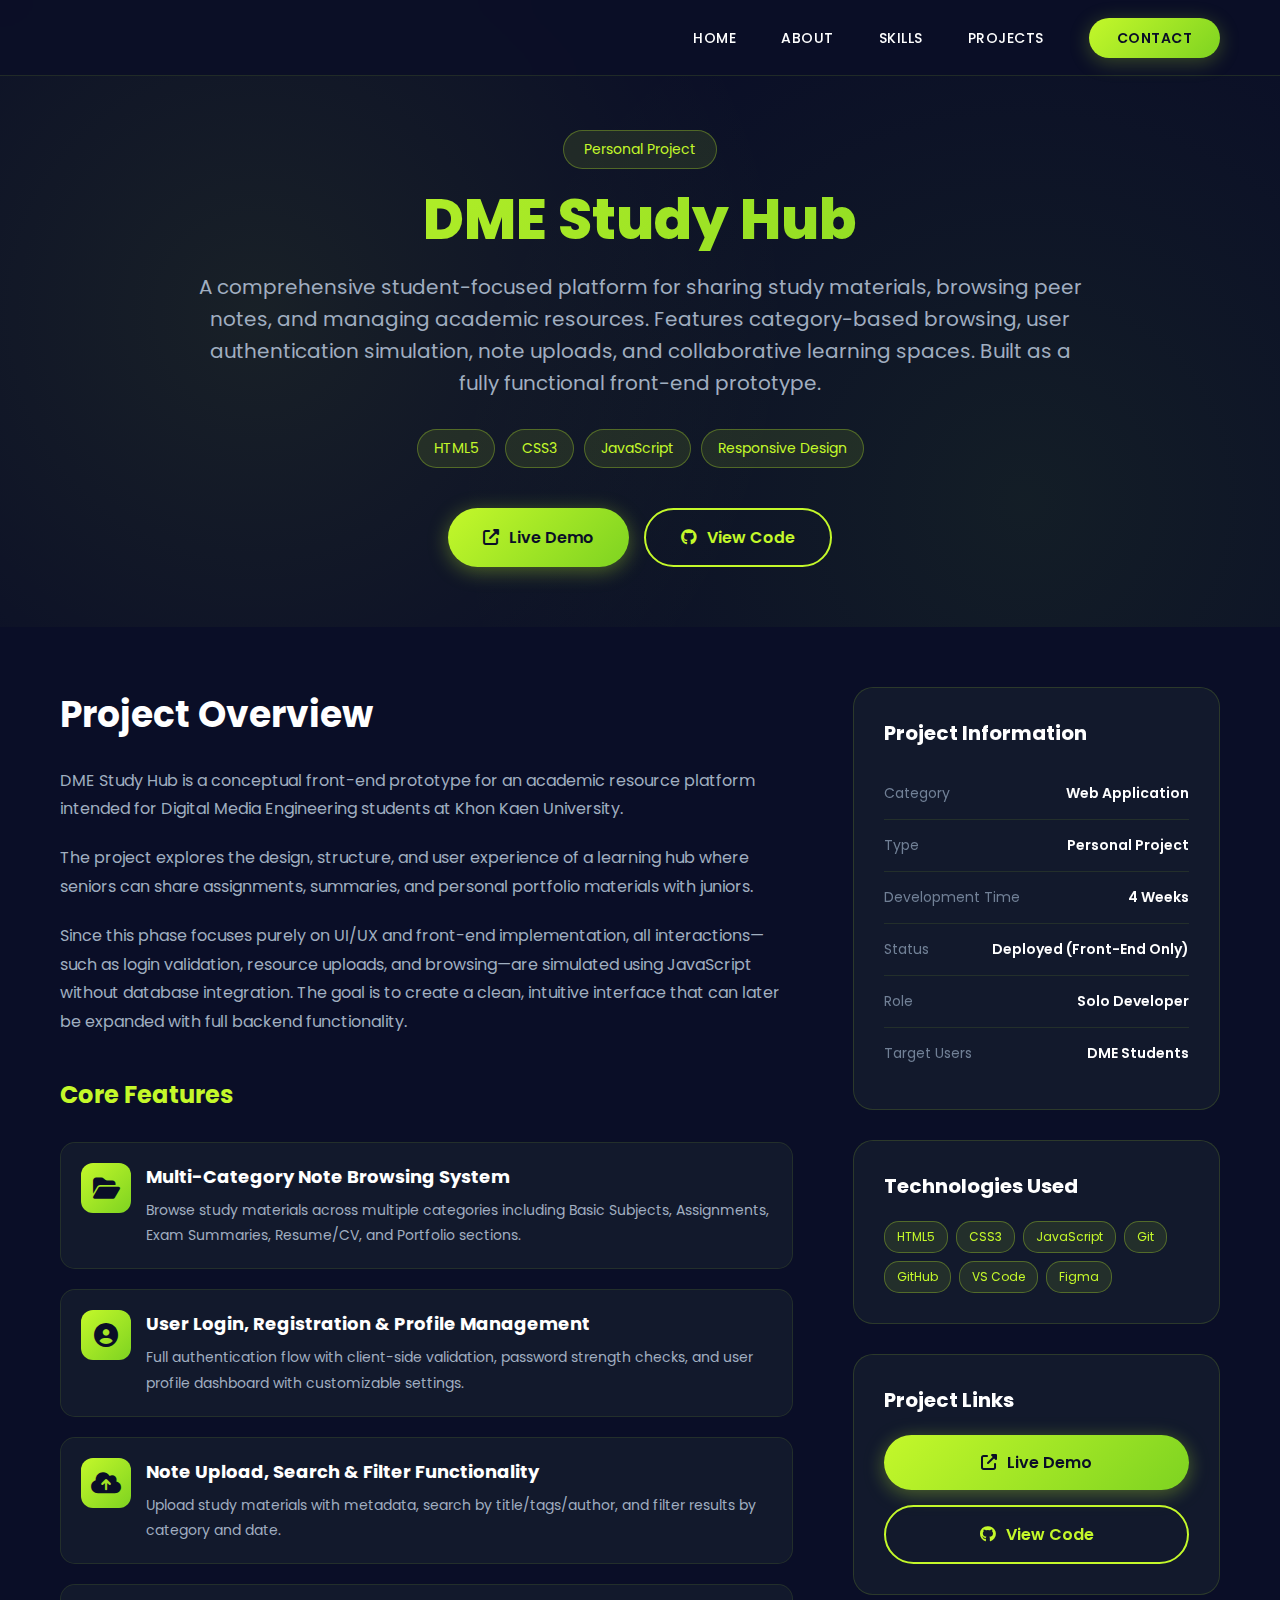
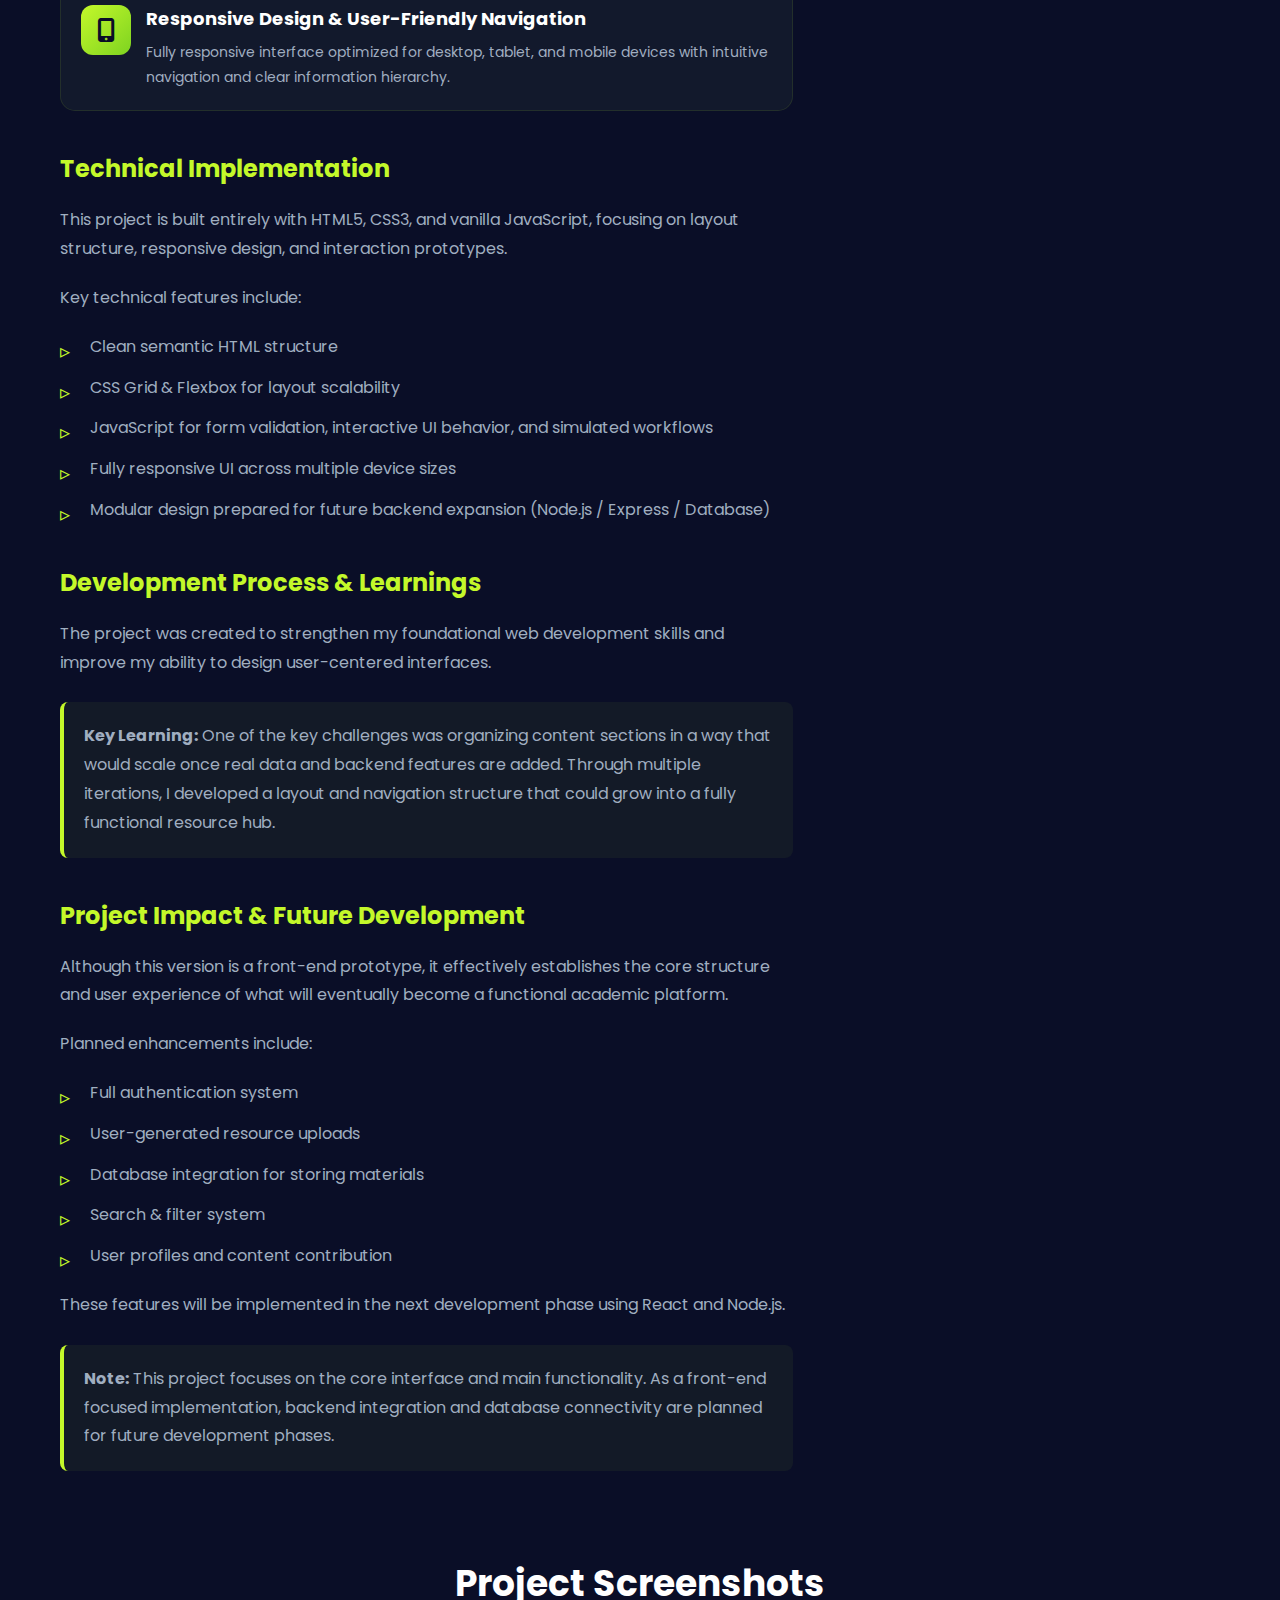
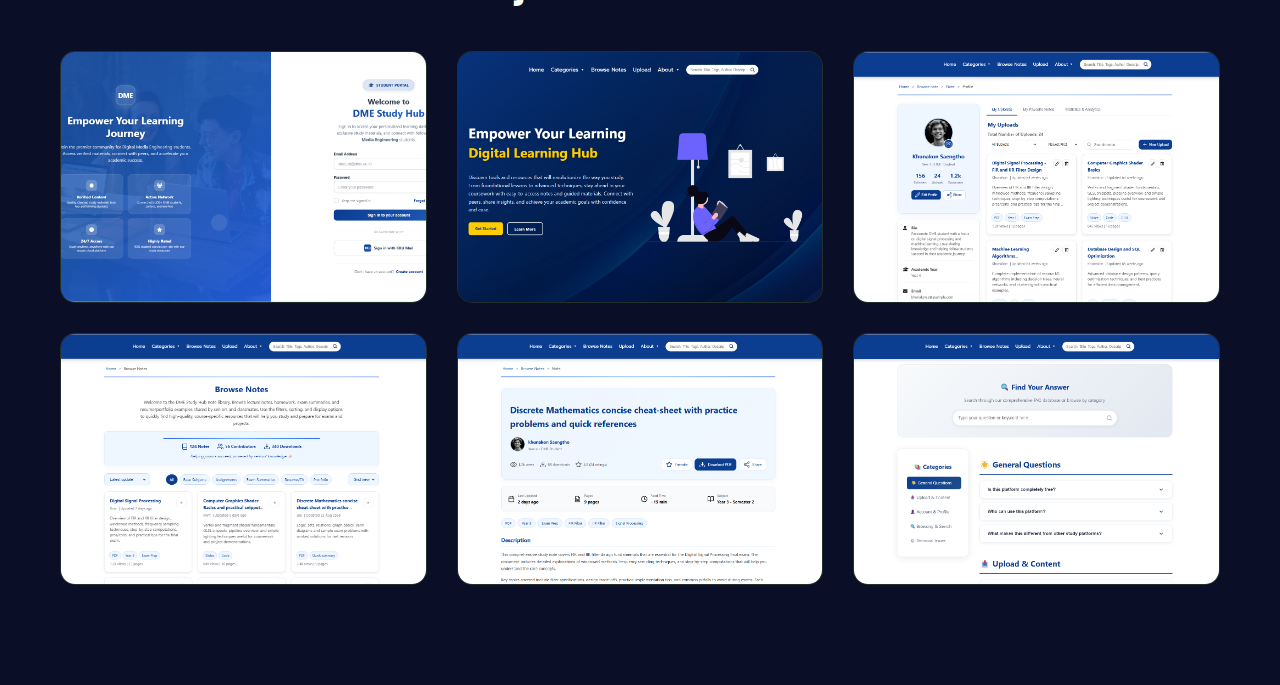
<file: project1.html>
<!DOCTYPE html>
<html lang="en">
<head>
    <meta charset="UTF-8">
    <meta name="viewport" content="width=device-width, initial-scale=1.0">
    <title>DME Study Hub - Project Details</title>
    <link rel="stylesheet" href="https://cdnjs.cloudflare.com/ajax/libs/font-awesome/6.4.0/css/all.min.css">
    <link rel="stylesheet" href="project1.css">
</head>
<body>
    <!-- Navigation(same as home page) -->
    <nav class="navbar-section">
        <div class="nav-container">
            <ul class="nav-menu">
                <li><a href="index.html" class="nav-link">HOME</a></li>
                <li><a href="#about" class="nav-link">ABOUT</a></li>
                <li><a href="#skills" class="nav-link">SKILLS</a></li>
                <li><a href="#projects" class="nav-link">PROJECTS</a></li>
                <li><a href="#contact" class="nav-link contact-btn">CONTACT</a></li>
            </ul>
            <div class="hamburger">
                <span></span>
                <span></span>
                <span></span>
            </div>
        </div>
    </nav>

    <!-- Hero Section -->
    <section class="hero">
        <div class="hero-content">
            <div class="project-tag">Personal Project</div>
            <h1>DME Study Hub</h1>
            <p class="hero-subtitle">
                A comprehensive student-focused platform for sharing study materials, browsing peer notes, and managing academic resources. Features category-based browsing, user authentication simulation, note uploads, and collaborative learning spaces. Built as a fully functional front-end prototype.
            </p>
            <div class="tech-tags">
                <span class="tech-tag">HTML5</span>
                <span class="tech-tag">CSS3</span>
                <span class="tech-tag">JavaScript</span>
                <span class="tech-tag">Responsive Design</span>
            </div>
            <div class="hero-actions">
                <a href="https://dme-study-hub.pages.dev/" class="btn btn-primary" target="_blank">
                    <i class="fas fa-external-link-alt"></i>
                    <span>Live Demo</span>
                </a>
                <a href="https://github.com/Khunakon47/DME-STUDY-HUB" class="btn btn-secondary" target="_blank">
                    <i class="fab fa-github"></i>
                    <span>View Code</span>
                </a>
            </div>
        </div>
    </section>

    <!-- Content Section -->
    <section class="content">
        <div class="content-grid">
            <!-- Main Content -->
            <div class="main-content">
                <h2>Project Overview</h2>
                <p>
                    DME Study Hub is a conceptual front-end prototype for an academic resource platform intended for Digital Media Engineering students at Khon Kaen University.
                </p>
                <p>
                    The project explores the design, structure, and user experience of a learning hub where seniors can share assignments, summaries, and personal portfolio materials with juniors.
                </p>
                <p>
                    Since this phase focuses purely on UI/UX and front-end implementation, all interactions—such as login validation, resource uploads, and browsing—are simulated using JavaScript without database integration. The goal is to create a clean, intuitive interface that can later be expanded with full backend functionality.
                </p>

                <h3>Core Features</h3>
                <div class="features-list">
                    <div class="feature-item">
                        <div class="feature-icon">
                            <i class="fas fa-folder-open"></i>
                        </div>
                        <div class="feature-content">
                            <h4>Multi-Category Note Browsing System</h4>
                            <p>Browse study materials across multiple categories including Basic Subjects, Assignments, Exam Summaries, Resume/CV, and Portfolio sections.</p>
                        </div>
                    </div>

                    <div class="feature-item">
                        <div class="feature-icon">
                            <i class="fas fa-user-circle"></i>
                        </div>
                        <div class="feature-content">
                            <h4>User Login, Registration & Profile Management</h4>
                            <p>Full authentication flow with client-side validation, password strength checks, and user profile dashboard with customizable settings.</p>
                        </div>
                    </div>

                    <div class="feature-item">
                        <div class="feature-icon">
                            <i class="fas fa-cloud-upload-alt"></i>
                        </div>
                        <div class="feature-content">
                            <h4>Note Upload, Search & Filter Functionality</h4>
                            <p>Upload study materials with metadata, search by title/tags/author, and filter results by category and date.</p>
                        </div>
                    </div>

                    <div class="feature-item">
                        <div class="feature-icon">
                            <i class="fas fa-mobile-alt"></i>
                        </div>
                        <div class="feature-content">
                            <h4>Responsive Design & User-Friendly Navigation</h4>
                            <p>Fully responsive interface optimized for desktop, tablet, and mobile devices with intuitive navigation and clear information hierarchy.</p>
                        </div>
                    </div>
                </div>

                <h3>Technical Implementation</h3>
                <p>
                    This project is built entirely with HTML5, CSS3, and vanilla JavaScript, focusing on layout structure, responsive design, and interaction prototypes.
                </p>
                <p>Key technical features include:</p>
                <ul>
                    <li>Clean semantic HTML structure</li>
                    <li>CSS Grid & Flexbox for layout scalability</li>
                    <li>JavaScript for form validation, interactive UI behavior, and simulated workflows</li>
                    <li>Fully responsive UI across multiple device sizes</li>
                    <li>Modular design prepared for future backend expansion (Node.js / Express / Database)</li>
                </ul>

                <h3>Development Process & Learnings</h3>
                <p>
                    The project was created to strengthen my foundational web development skills and improve my ability to design user-centered interfaces.
                </p>
                
                <div class="highlight-box">
                    <p>
                        <strong>Key Learning:</strong> One of the key challenges was organizing content sections in a way that would scale once real data and backend features are added. Through multiple iterations, I developed a layout and navigation structure that could grow into a fully functional resource hub.
                    </p>
                </div>

                <h3>Project Impact & Future Development</h3>
                <p>
                    Although this version is a front-end prototype, it effectively establishes the core structure and user experience of what will eventually become a functional academic platform.
                </p>
                <p>Planned enhancements include:</p>
                <ul>
                    <li>Full authentication system</li>
                    <li>User-generated resource uploads</li>
                    <li>Database integration for storing materials</li>
                    <li> Search & filter system</li>
                    <li>User profiles and content contribution</li>
                </ul>
                <p>These features will be implemented in the next development phase using React and Node.js.</p>

                <div class="highlight-box">
                    <p>
                        <strong>Note:</strong> This project focuses on the core interface and main functionality. 
                        As a front-end focused implementation, backend integration and database connectivity are 
                        planned for future development phases.
                    </p>
                </div>
            </div>

            <!-- Sidebar -->
            <aside class="sidebar">
                <div class="info-card">
                    <h3>Project Information</h3>
                    <div class="info-item">
                        <span class="info-label">Category</span>
                        <span class="info-value">Web Application</span>
                    </div>
                    <div class="info-item">
                        <span class="info-label">Type</span>
                        <span class="info-value">Personal Project</span>
                    </div>
                    <div class="info-item">
                        <span class="info-label">Development Time</span>
                        <span class="info-value">4 Weeks</span>
                    </div>
                    <div class="info-item">
                        <span class="info-label">Status</span>
                        <span class="info-value">Deployed (Front-End Only)</span>
                    </div>
                    <div class="info-item">
                        <span class="info-label">Role</span>
                        <span class="info-value">Solo Developer</span>
                    </div>
                    <div class="info-item">
                        <span class="info-label">Target Users</span>
                        <span class="info-value">DME Students</span>
                    </div>
                </div>

                <div class="info-card">
                    <h3>Technologies Used</h3>
                    <div class="tech-stack-list">
                        <span class="tech-item">HTML5</span>
                        <span class="tech-item">CSS3</span>
                        <span class="tech-item">JavaScript</span>
                        <span class="tech-item">Git</span>
                        <span class="tech-item">GitHub</span>
                        <span class="tech-item">VS Code</span>
                        <span class="tech-item">Figma</span>
                    </div>
                </div>

                <div class="info-card">
                    <h3>Project Links</h3>
                    <div style="display: flex; flex-direction: column; gap: 15px;">
                       
                        
                        <a href="https://dme-study-hub.pages.dev/" class="btn btn-primary" target="_blank" style="width: 100%; justify-content: center;">
                            <i class="fas fa-external-link-alt"></i>
                            <span>Live Demo</span>
                        </a>
                        <a href="https://github.com/Khunakon47/DME-STUDY-HUB" class="btn btn-secondary" target="_blank" style="width: 100%; justify-content: center;">
                            <i class="fab fa-github"></i>
                            <span>View Code</span>
                        </a>
                    </div>
                </div>
            </aside>
        </div>
    </section>

    <!-- Gallery Section -->
    <section class="gallery">
        <h2>Project Screenshots</h2>
        <div class="gallery-grid">
            <div class="gallery-item">
                <img src="galleryP1/loginP1.png" alt="Login">
                <div class="gallery-overlay">
                    <i class="fas fa-search-plus"></i>
                </div>
            </div>
            <div class="gallery-item">
                <img src="galleryP1/homeP1.png" alt="Homepage Interface">
                <div class="gallery-overlay">
                    <i class="fas fa-search-plus"></i>
                </div>
            </div>
            <div class="gallery-item">
                <img src="galleryP1/profileP1.png" alt="Study Materials Section">
                <div class="gallery-overlay">
                    <i class="fas fa-search-plus"></i>
                </div>
            </div>
            <div class="gallery-item">
                <img src="galleryP1/browseP1.png" alt="Homepage Interface">
                <div class="gallery-overlay">
                    <i class="fas fa-search-plus"></i>
                </div>
            </div>
            <div class="gallery-item">
                <img src="galleryP1/noteP1.png" alt="Resource Library">
                <div class="gallery-overlay">
                    <i class="fas fa-search-plus"></i>
                </div>
            </div>
            <div class="gallery-item">
                <img src="/galleryP1/faqP1.png" alt="Study Materials Section">
                <div class="gallery-overlay">
                    <i class="fas fa-search-plus"></i>
                </div>
            </div>
        </div>
    </section>
</body>
<script>
    // Hamburger Menu Toggle
    const hamburger = document.querySelector('.hamburger');
    const navMenu = document.querySelector('.nav-menu');
    const navLinks = document.querySelectorAll('.nav-link');

    hamburger.addEventListener('click', () => {
        hamburger.classList.toggle('active');
        navMenu.classList.toggle('active');
    });

    navLinks.forEach(link => {
        link.addEventListener('click', () => {
            hamburger.classList.remove('active');
            navMenu.classList.remove('active');
        });
    });

    // Navbar Scroll Effect
    const navbar = document.querySelector('.navbar-section');
    window.addEventListener('scroll', () => {
        if (window.pageYOffset > 50) {
            navbar.classList.add('scrolled');
        } else {
            navbar.classList.remove('scrolled');
        }
    });
</script>
</html>
</file>
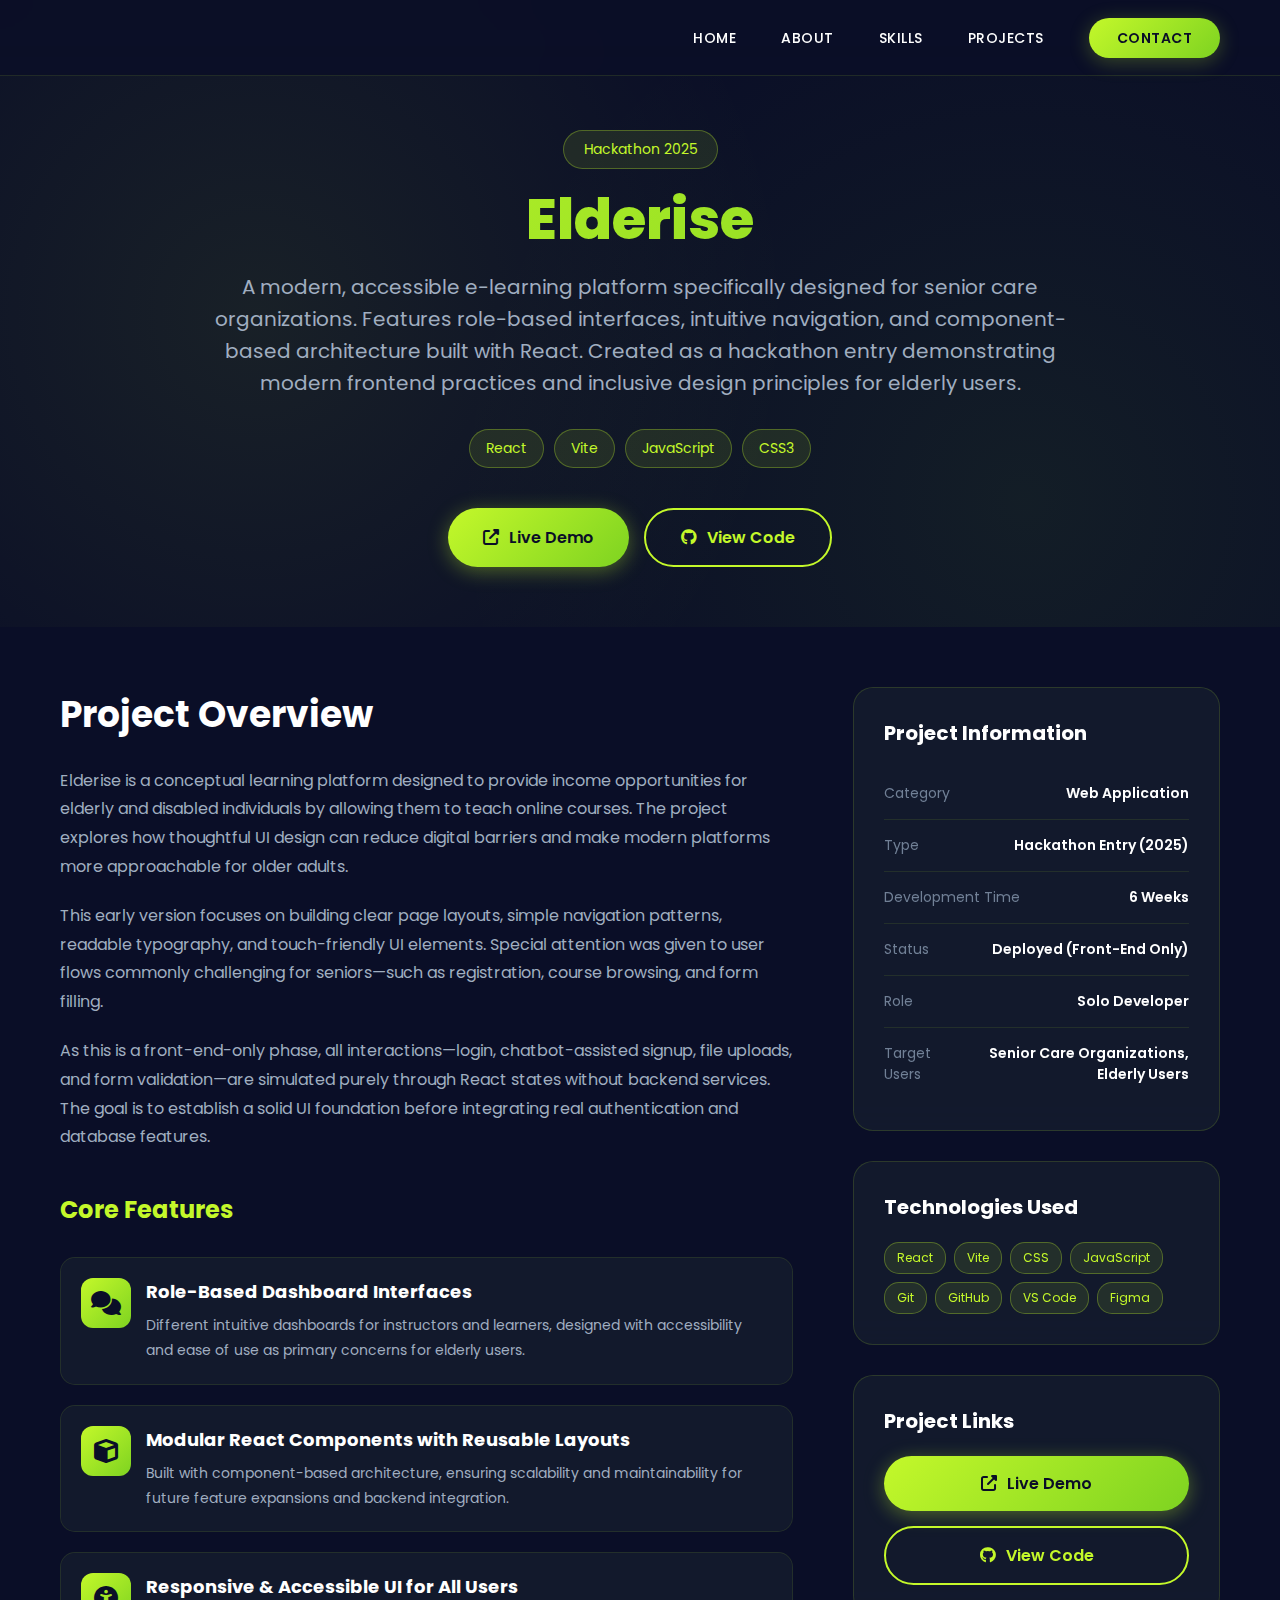
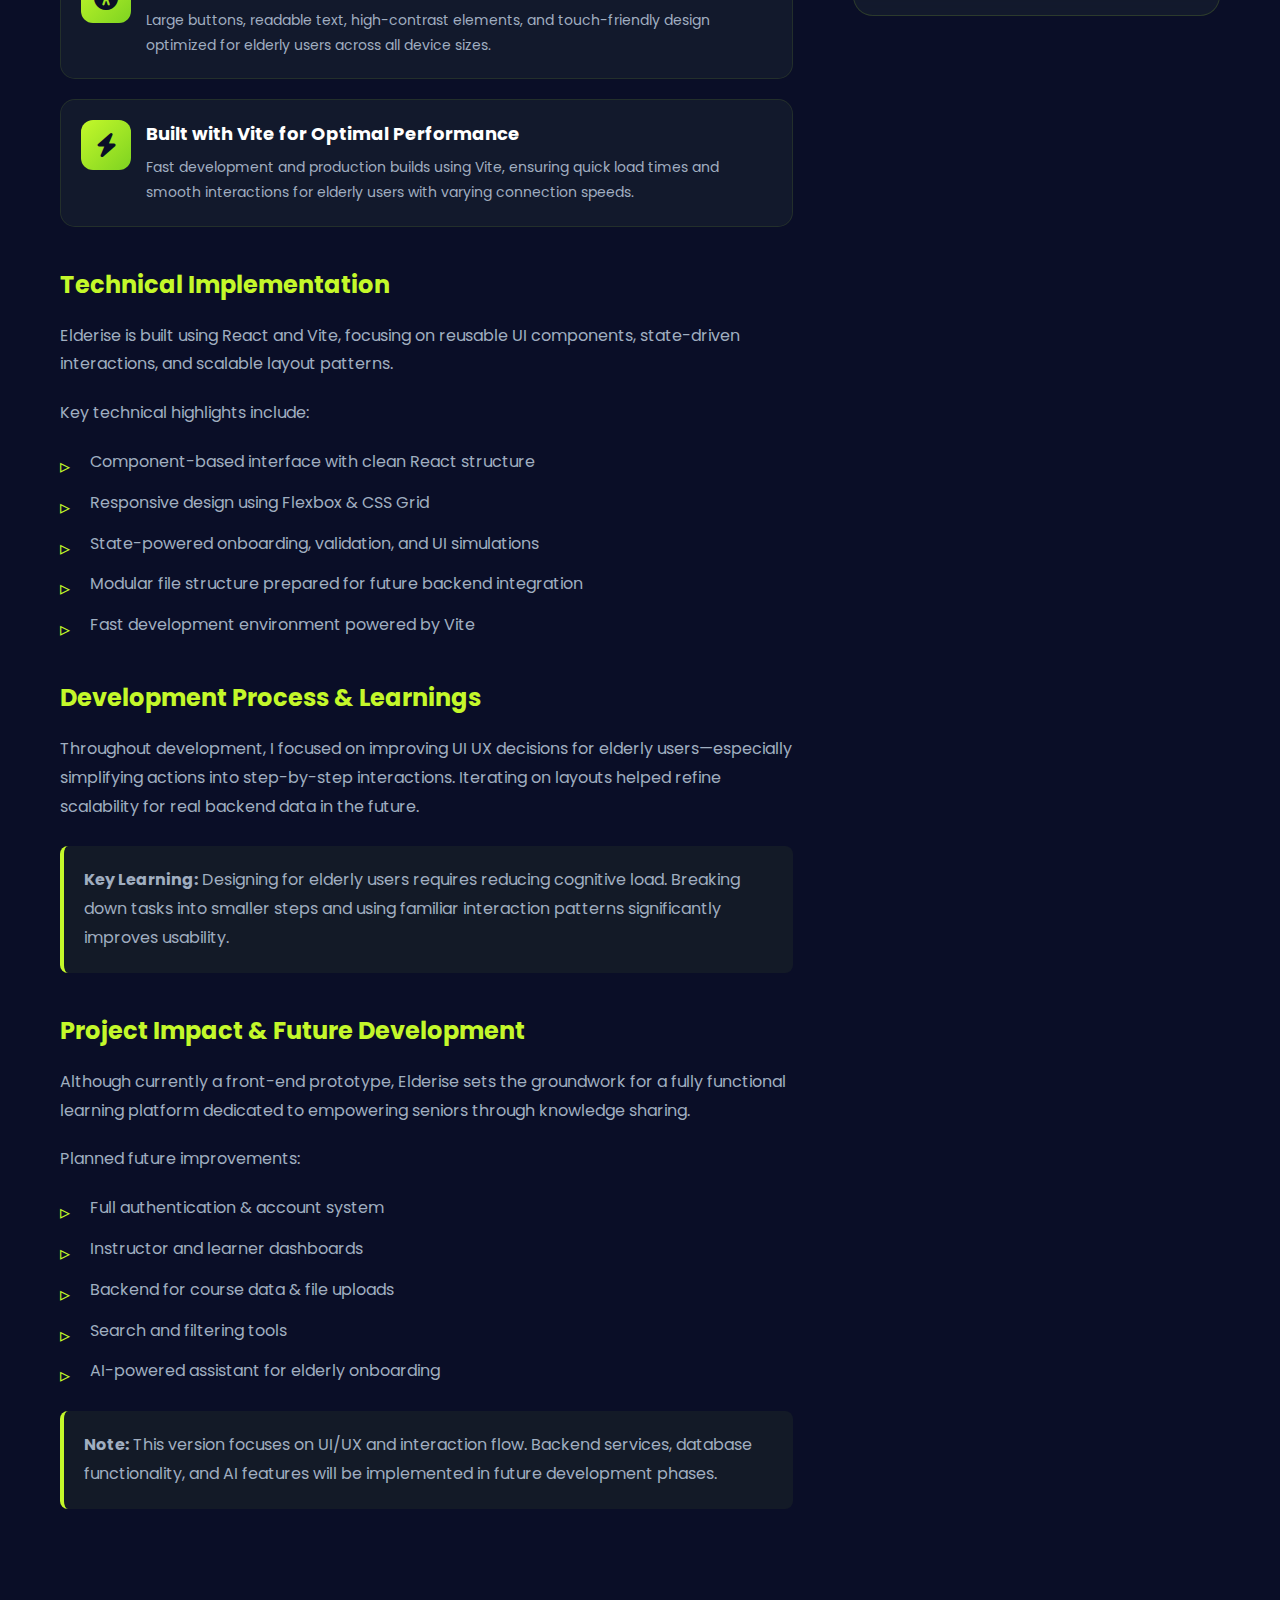
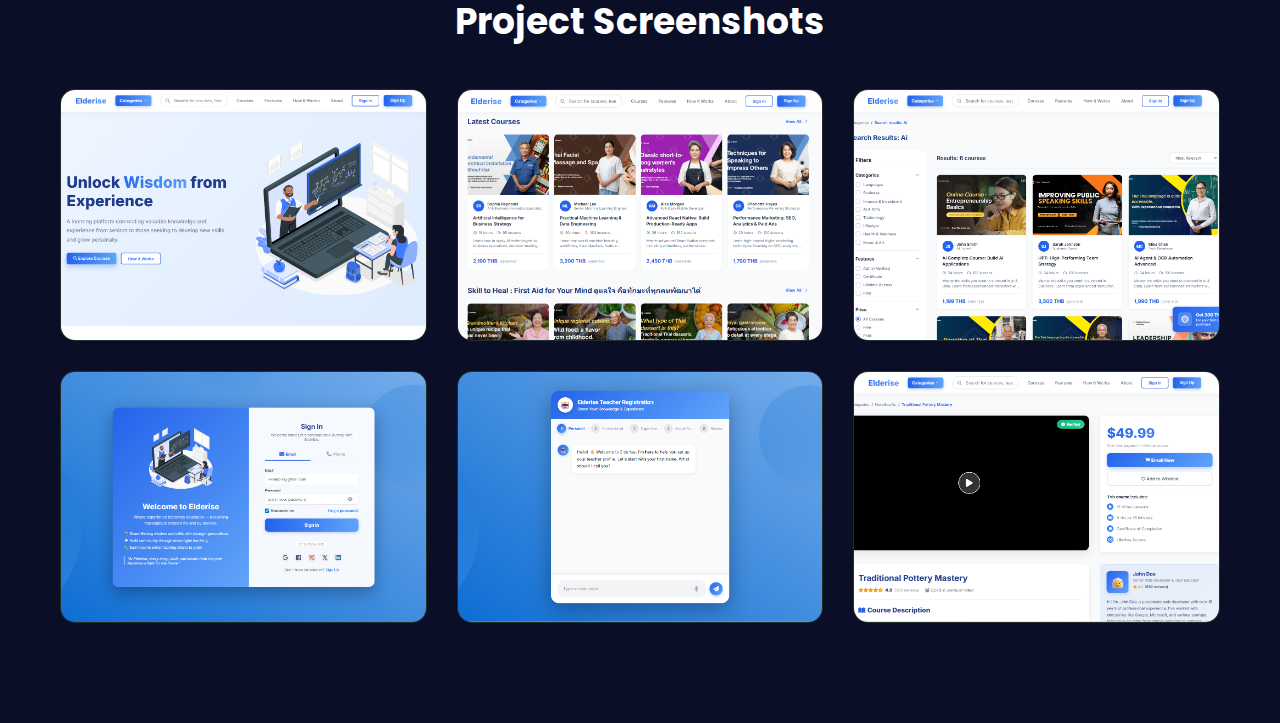
<file: project2.html>
<!DOCTYPE html>
<html lang="en">
  <head>
    <meta charset="UTF-8" />
    <meta name="viewport" content="width=device-width, initial-scale=1.0" />
    <title>Elderise - Project Details</title>
    <link
      rel="stylesheet"
      href="https://cdnjs.cloudflare.com/ajax/libs/font-awesome/6.4.0/css/all.min.css"
    />
    <link rel="stylesheet" href="project1.css" />
  </head>
  <body>
    <!-- Navigation(same as home page) -->
    <nav class="navbar-section">
      <div class="nav-container">
        <ul class="nav-menu">
          <li><a href="index.html" class="nav-link">HOME</a></li>
          <li><a href="#about" class="nav-link">ABOUT</a></li>
          <li><a href="#skills" class="nav-link">SKILLS</a></li>
          <li><a href="#projects" class="nav-link">PROJECTS</a></li>
          <li><a href="#contact" class="nav-link contact-btn">CONTACT</a></li>
        </ul>
        <div class="hamburger">
          <span></span>
          <span></span>
          <span></span>
        </div>
      </div>
    </nav>

    <!-- Hero Section -->
    <section class="hero">
      <div class="hero-content">
        <div class="project-tag">Hackathon 2025</div>
        <h1>Elderise</h1>
        <p class="hero-subtitle">
          A modern, accessible e-learning platform specifically designed for senior care organizations. Features role-based interfaces, intuitive navigation, and component-based architecture built with React. Created as a hackathon entry demonstrating modern frontend practices and inclusive design principles for elderly users.
        </p>
        <div class="tech-tags">
          <span class="tech-tag">React</span>
          <span class="tech-tag">Vite</span>
          <span class="tech-tag">JavaScript</span>
          <span class="tech-tag">CSS3</span>
        </div>
        <div class="hero-actions">
          <a
            href="https://elderise.vercel.app/"
            class="btn btn-primary"
            target="_blank"
          >
            <i class="fas fa-external-link-alt"></i>
            <span>Live Demo</span>
          </a>
          <a
            href="https://github.com/Khunakon47/Elderise"
            class="btn btn-secondary"
            target="_blank"
          >
            <i class="fab fa-github"></i>
            <span>View Code</span>
          </a>
        </div>
      </div>
    </section>

    <!-- Content Section -->
    <section class="content">
      <div class="content-grid">
        <!-- Main Content -->
        <div class="main-content">
          <h2>Project Overview</h2>
          <p>
            Elderise is a conceptual learning platform designed to provide
            income opportunities for elderly and disabled individuals by
            allowing them to teach online courses. The project explores how
            thoughtful UI design can reduce digital barriers and make modern
            platforms more approachable for older adults.
          </p>
          <p>
            This early version focuses on building clear page layouts, simple
            navigation patterns, readable typography, and touch-friendly UI
            elements. Special attention was given to user flows commonly
            challenging for seniors—such as registration, course browsing, and
            form filling.
          </p>
          <p>
            As this is a front-end-only phase, all interactions—login,
            chatbot-assisted signup, file uploads, and form validation—are
            simulated purely through React states without backend services. The
            goal is to establish a solid UI foundation before integrating real
            authentication and database features.
          </p>

          <h3>Core Features</h3>
          <div class="features-list">
            <div class="feature-item">
              <div class="feature-icon">
                <i class="fas fa-comments"></i>
              </div>
              <div class="feature-content">
                <h4>Role-Based Dashboard Interfaces</h4>
                <p>
                  Different intuitive dashboards for instructors and learners, designed with accessibility and ease of use as primary concerns for elderly users.
                </p>
              </div>
            </div>

            <div class="feature-item">
              <div class="feature-icon">
                <i class="fas fa-cube"></i>
              </div>
              <div class="feature-content">
                <h4>Modular React Components with Reusable Layouts</h4>
                <p>
                  Built with component-based architecture, ensuring scalability and maintainability for future feature expansions and backend integration.
                </p>
              </div>
            </div>

            <div class="feature-item">
              <div class="feature-icon">
                <i class="fas fa-universal-access"></i>
              </div>
              <div class="feature-content">
                <h4>Responsive & Accessible UI for All Users</h4>
                <p>
                  Large buttons, readable text, high-contrast elements, and touch-friendly design optimized for elderly users across all device sizes.
                </p>
              </div>
            </div>

            <div class="feature-item">
              <div class="feature-icon">
                <i class="fas fa-bolt"></i>
              </div>
              <div class="feature-content">
                <h4>Built with Vite for Optimal Performance</h4>
                <p>
                  Fast development and production builds using Vite, ensuring quick load times and smooth interactions for elderly users with varying connection speeds.
                </p>
              </div>
            </div>
          </div>

          <h3>Technical Implementation</h3>
          <p>
            Elderise is built using React and Vite, focusing on reusable UI
            components, state-driven interactions, and scalable layout patterns.
          </p>
          <p>Key technical highlights include:</p>
          <ul>
            <li>Component-based interface with clean React structure</li>
            <li>Responsive design using Flexbox & CSS Grid</li>
            <li>State-powered onboarding, validation, and UI simulations</li>
            <li>
              Modular file structure prepared for future backend integration
            </li>
            <li>Fast development environment powered by Vite</li>
          </ul>

          <h3>Development Process & Learnings</h3>
          <p>
            Throughout development, I focused on improving UI UX decisions for
            elderly users—especially simplifying actions into step-by-step
            interactions. Iterating on layouts helped refine scalability for
            real backend data in the future.
          </p>

          <div class="highlight-box">
            <p>
              <strong>Key Learning:</strong> Designing for elderly users
              requires reducing cognitive load. Breaking down tasks into smaller
              steps and using familiar interaction patterns significantly
              improves usability.
            </p>
          </div>

          <h3>Project Impact & Future Development</h3>
          <p>
            Although currently a front-end prototype, Elderise sets the
            groundwork for a fully functional learning platform dedicated to
            empowering seniors through knowledge sharing.
          </p>
          <p>Planned future improvements:</p>
          <ul>
            <li>Full authentication & account system</li>
            <li>Instructor and learner dashboards</li>
            <li>Backend for course data & file uploads</li>
            <li>Search and filtering tools</li>
            <li>AI-powered assistant for elderly onboarding</li>
          </ul>

          <div class="highlight-box">
            <p>
              <strong>Note:</strong> This version focuses on UI/UX and
              interaction flow. Backend services, database functionality, and AI
              features will be implemented in future development phases.
            </p>
          </div>
        </div>

        <!-- Sidebar -->
        <aside class="sidebar">
          <div class="info-card">
            <h3>Project Information</h3>
            <div class="info-item">
              <span class="info-label">Category</span>
              <span class="info-value">Web Application</span>
            </div>
            <div class="info-item">
              <span class="info-label">Type</span>
              <span class="info-value">Hackathon Entry (2025)</span>
            </div>
            <div class="info-item">
              <span class="info-label">Development Time</span>
              <span class="info-value">6 Weeks</span>
            </div>
            <div class="info-item">
              <span class="info-label">Status</span>
              <span class="info-value">Deployed (Front-End Only)</span>
            </div>
            <div class="info-item">
              <span class="info-label">Role</span>
              <span class="info-value">Solo Developer</span>
            </div>
            <div class="info-item">
              <span class="info-label">Target Users</span>
              <span class="info-value">Senior Care Organizations, Elderly Users</span>
            </div>
          </div>

          <div class="info-card">
            <h3>Technologies Used</h3>
            <div class="tech-stack-list">
              <span class="tech-item">React</span>
              <span class="tech-item">Vite</span>
              <span class="tech-item">CSS</span>
              <span class="tech-item">JavaScript</span>
              <span class="tech-item">Git</span>
              <span class="tech-item">GitHub</span>
              <span class="tech-item">VS Code</span>
              <span class="tech-item">Figma</span>
            </div>
          </div>

          <div class="info-card">
            <h3>Project Links</h3>
            <div style="display: flex; flex-direction: column; gap: 15px">
              <a
                href="https://elderise.vercel.app/"
                class="btn btn-primary"
                target="_blank"
                style="width: 100%; justify-content: center"
              >
                <i class="fas fa-external-link-alt"></i>
                <span>Live Demo</span>
              </a>
              <a
                href="https://github.com/Khunakon47/Elderise"
                class="btn btn-secondary"
                target="_blank"
                style="width: 100%; justify-content: center"
              >
                <i class="fab fa-github"></i>
                <span>View Code</span>
              </a>
            </div>
          </div>
        </aside>
      </div>
    </section>

    <!-- Gallery Section -->
    <section class="gallery">
      <h2>Project Screenshots</h2>
      <div class="gallery-grid">
        <div class="gallery-item">
          <img src="galleryP2/cover.png" alt="Login" />
          <div class="gallery-overlay">
            <i class="fas fa-search-plus"></i>
          </div>
        </div>
        <div class="gallery-item">
          <img src="galleryP2/home.png" alt="Homepage Interface" />
          <div class="gallery-overlay">
            <i class="fas fa-search-plus"></i>
          </div>
        </div>
        <div class="gallery-item">
          <img src="galleryP2/browse.png" alt="Study Materials Section" />
          <div class="gallery-overlay">
            <i class="fas fa-search-plus"></i>
          </div>
        </div>
        <div class="gallery-item">
          <img src="galleryP2/signin.png" alt="Homepage Interface" />
          <div class="gallery-overlay">
            <i class="fas fa-search-plus"></i>
          </div>
        </div>
        <div class="gallery-item">
          <img src="galleryP2/chatbot.png" alt="Resource Library" />
          <div class="gallery-overlay">
            <i class="fas fa-search-plus"></i>
          </div>
        </div>
        <div class="gallery-item">
          <img src="/galleryP2/details.png" alt="Study Materials Section" />
          <div class="gallery-overlay">
            <i class="fas fa-search-plus"></i>
          </div>
        </div>
      </div>
    </section>
  </body>
<script>
    // Hamburger Menu Toggle
    const hamburger = document.querySelector('.hamburger');
    const navMenu = document.querySelector('.nav-menu');
    const navLinks = document.querySelectorAll('.nav-link');

    hamburger.addEventListener('click', () => {
        hamburger.classList.toggle('active');
        navMenu.classList.toggle('active');
    });

    navLinks.forEach(link => {
        link.addEventListener('click', () => {
            hamburger.classList.remove('active');
            navMenu.classList.remove('active');
        });
    });

    // Navbar Scroll Effect
    const navbar = document.querySelector('.navbar-section');
    window.addEventListener('scroll', () => {
        if (window.pageYOffset > 50) {
            navbar.classList.add('scrolled');
        } else {
            navbar.classList.remove('scrolled');
        }
    });
</script>
</html>
</file>
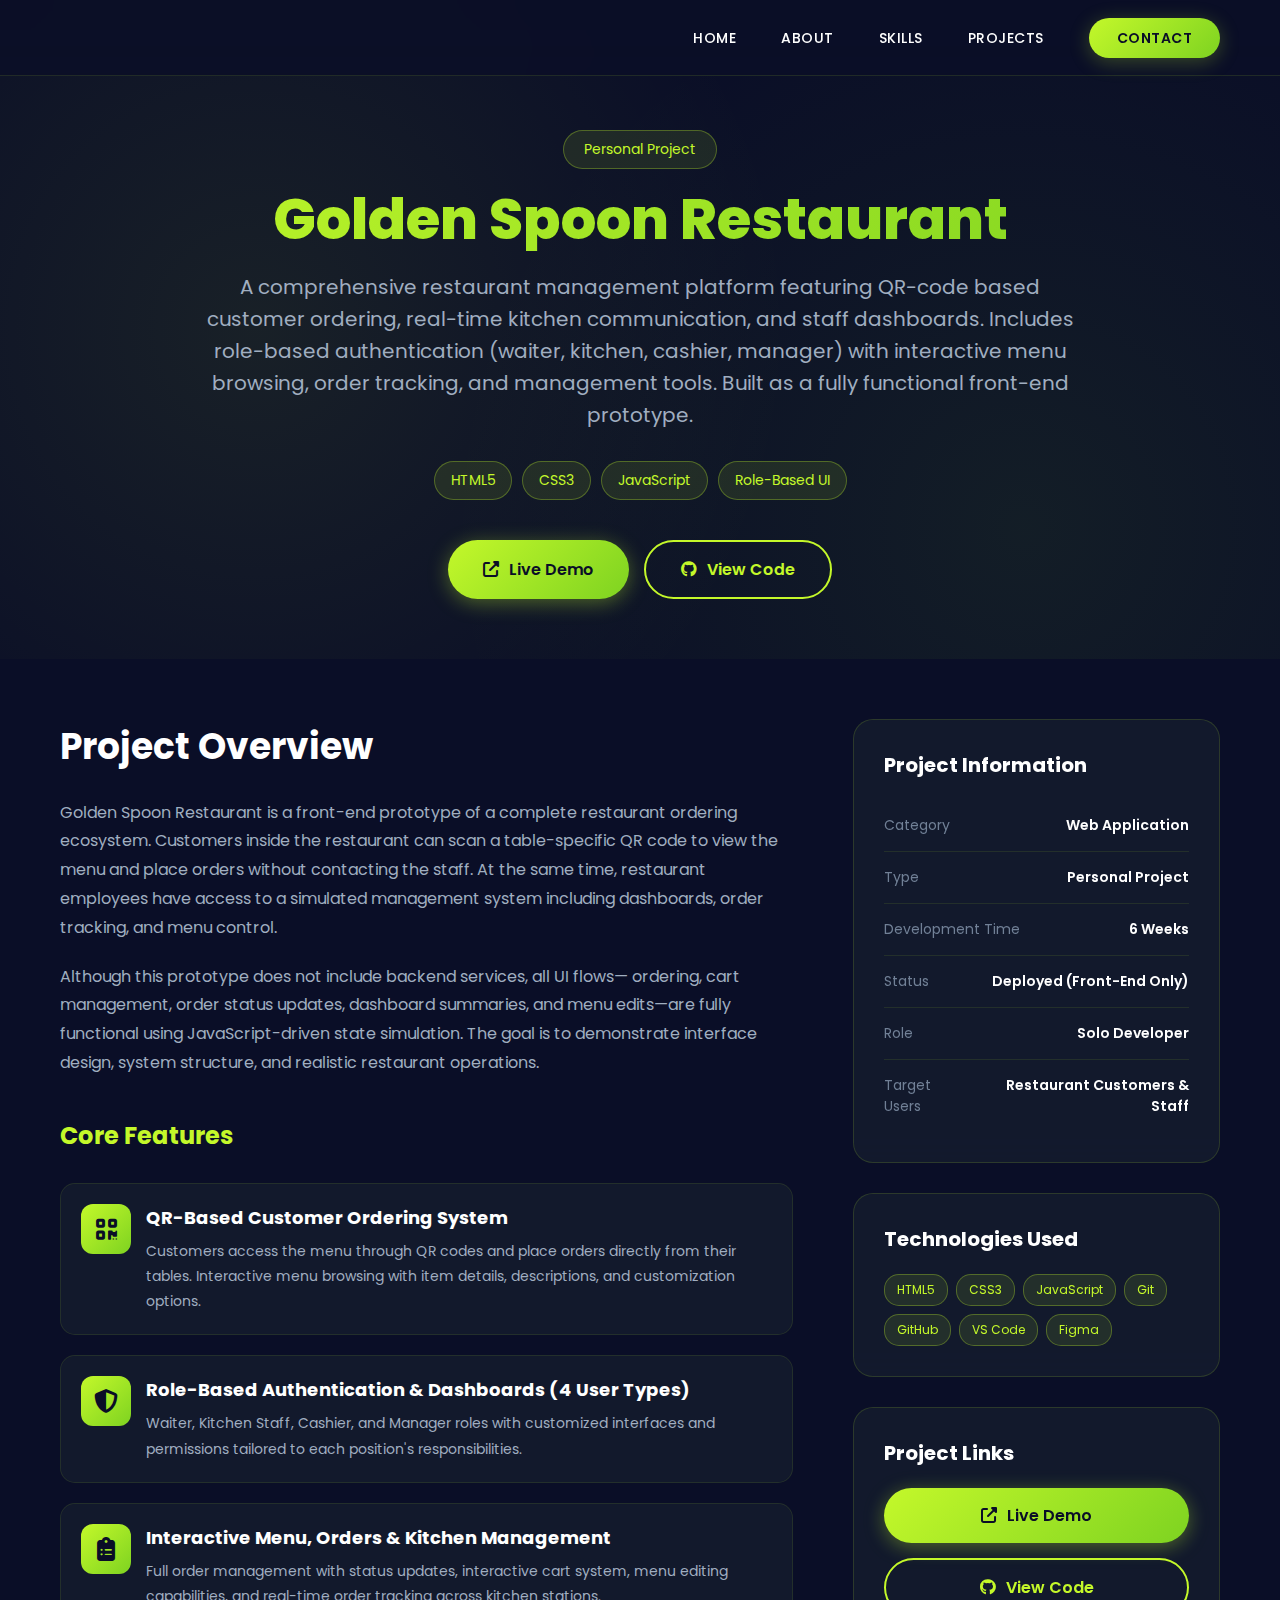
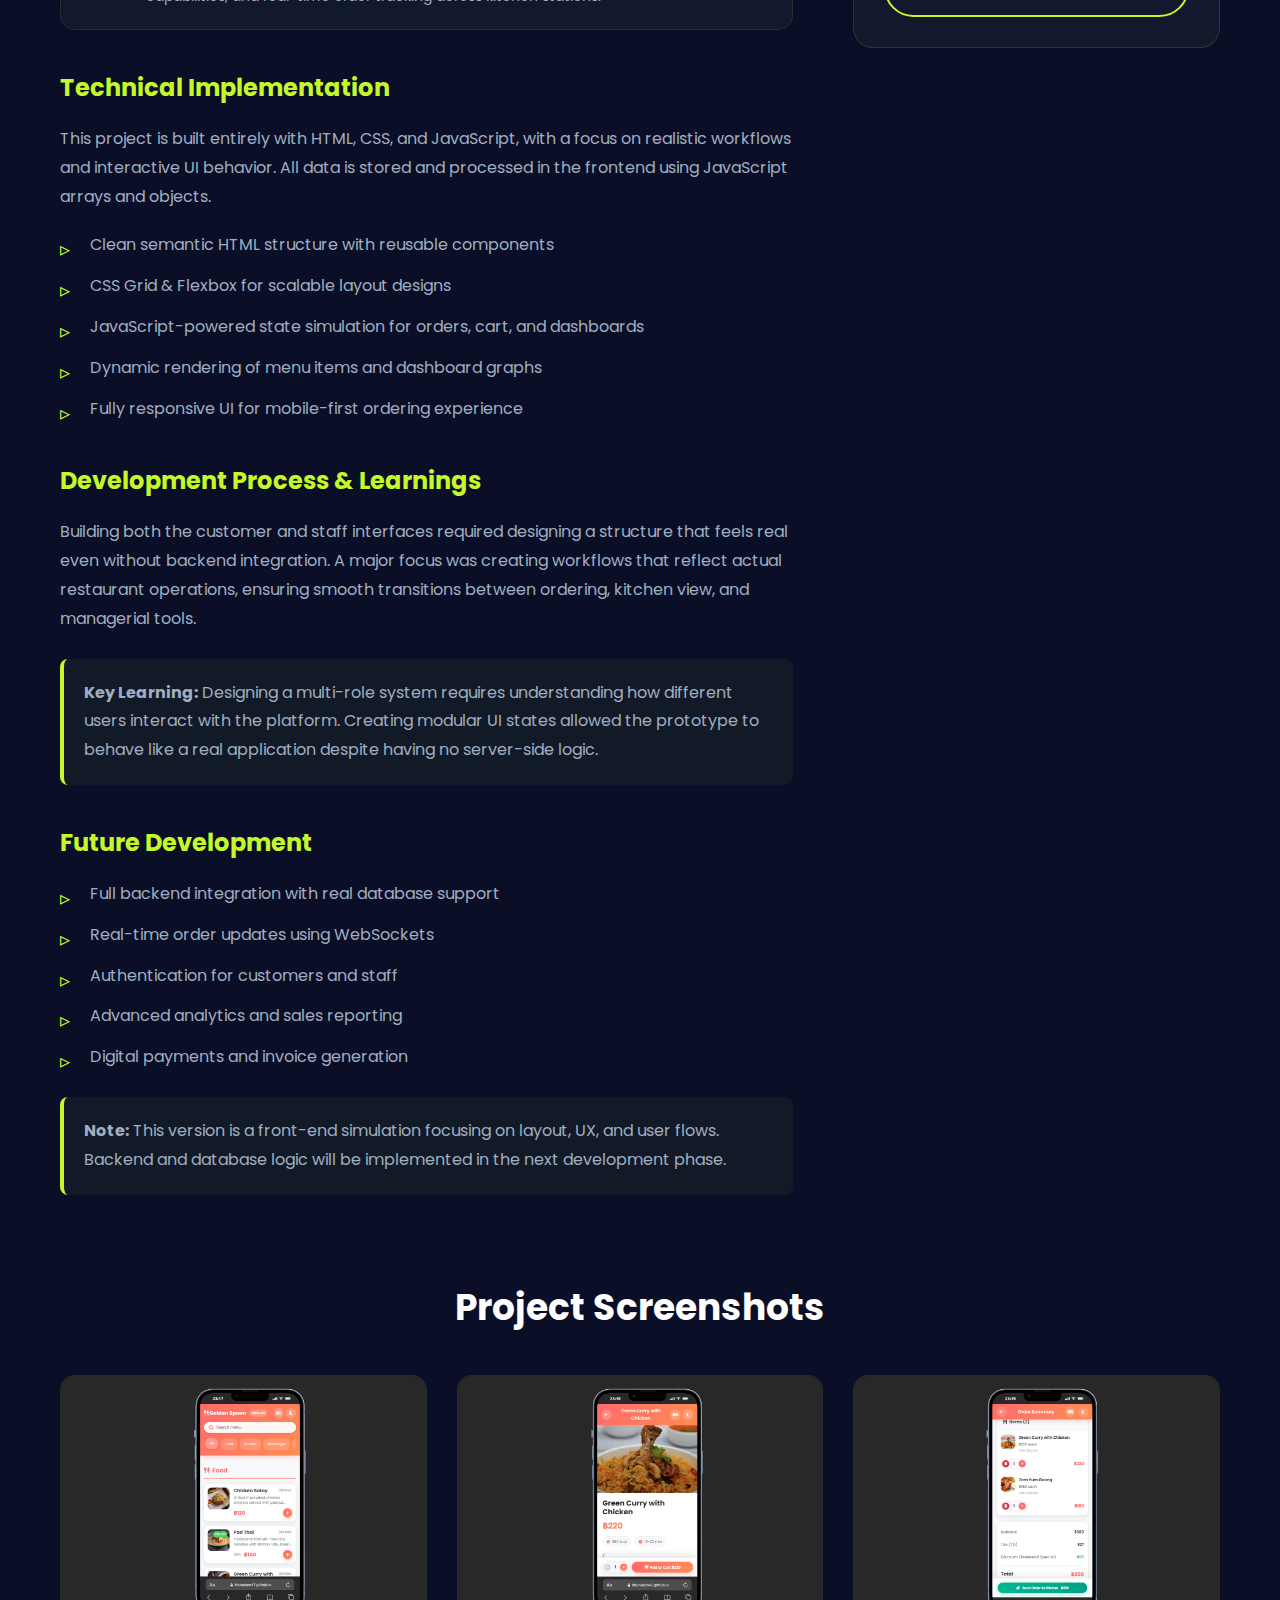
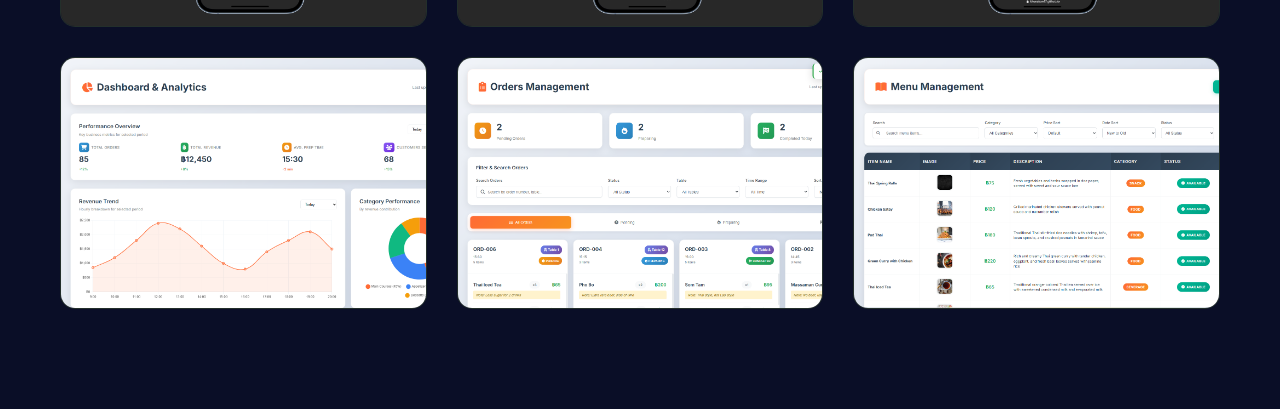
<file: project3.html>
<!DOCTYPE html>
<html lang="en">
  <head>
    <meta charset="UTF-8" />
    <meta name="viewport" content="width=device-width, initial-scale=1.0" />
    <title>Golden Spoon Restaurant - Project Details</title>
    <link
      rel="stylesheet"
      href="https://cdnjs.cloudflare.com/ajax/libs/font-awesome/6.4.0/css/all.min.css"
    />
    <link rel="stylesheet" href="project1.css" />
  </head>
  <body>
    <!-- Navigation(same as home page) -->
    <nav class="navbar-section">
      <div class="nav-container">
        <ul class="nav-menu">
          <li><a href="index.html" class="nav-link">HOME</a></li>
          <li><a href="#about" class="nav-link">ABOUT</a></li>
          <li><a href="#skills" class="nav-link">SKILLS</a></li>
          <li><a href="#projects" class="nav-link">PROJECTS</a></li>
          <li><a href="#contact" class="nav-link contact-btn">CONTACT</a></li>
        </ul>
        <div class="hamburger">
          <span></span>
          <span></span>
          <span></span>
        </div>
      </div>
    </nav>

    <!-- Hero Section -->
    <section class="hero">
      <div class="hero-content">
          <div class="project-tag">Personal Project</div>
          <h1>Golden Spoon Restaurant</h1>
          <p class="hero-subtitle">
              A comprehensive restaurant management platform featuring QR-code based customer ordering, real-time kitchen communication, and staff dashboards. Includes role-based authentication (waiter, kitchen, cashier, manager) with interactive menu browsing, order tracking, and management tools. Built as a fully functional front-end prototype.
          </p>

          <div class="tech-tags">
              <span class="tech-tag">HTML5</span>
              <span class="tech-tag">CSS3</span>
              <span class="tech-tag">JavaScript</span>
              <span class="tech-tag">Role-Based UI</span>
          </div>

          <div class="hero-actions">
              <a href="https://khunakon47.github.io/Golden-Spoon/" class="btn btn-primary" target="_blank">
                  <i class="fas fa-external-link-alt"></i>
                  <span>Live Demo</span>
              </a>
              <a href="https://github.com/Khunakon47/Golden-Spoon" class="btn btn-secondary" target="_blank">
                  <i class="fab fa-github"></i>
                  <span>View Code</span>
              </a>
          </div>
      </div>
    </section>

    <!-- Content Section -->
    <section class="content">
      <div class="content-grid">
        <div class="main-content">
            <h2>Project Overview</h2>
            <p>
                Golden Spoon Restaurant is a front-end prototype of a complete restaurant 
                ordering ecosystem. Customers inside the restaurant can scan a table-specific 
                QR code to view the menu and place orders without contacting the staff. 
                At the same time, restaurant employees have access to a simulated 
                management system including dashboards, order tracking, and menu control.
            </p>

            <p>
                Although this prototype does not include backend services, all UI flows—
                ordering, cart management, order status updates, dashboard summaries, and 
                menu edits—are fully functional using JavaScript-driven state simulation. 
                The goal is to demonstrate interface design, system structure, and realistic 
                restaurant operations.
            </p>

            <h3>Core Features</h3>

            <div class="features-list">

                <div class="feature-item">
                    <div class="feature-icon">
                        <i class="fas fa-qrcode"></i>
                    </div>
                    <div class="feature-content">
                        <h4>QR-Based Customer Ordering System</h4>
                        <p>
                            Customers access the menu through QR codes and place orders directly from their tables. Interactive menu browsing with item details, descriptions, and customization options.
                        </p>
                    </div>
                </div>

                <div class="feature-item">
                    <div class="feature-icon">
                        <i class="fas fa-shield-alt"></i>
                    </div>
                    <div class="feature-content">
                        <h4>Role-Based Authentication & Dashboards (4 User Types)</h4>
                        <p>
                            Waiter, Kitchen Staff, Cashier, and Manager roles with customized interfaces and permissions tailored to each position's responsibilities.
                        </p>
                    </div>
                </div>

                <div class="feature-item">
                    <div class="feature-icon">
                        <i class="fas fa-clipboard-list"></i>
                    </div>
                    <div class="feature-content">
                        <h4>Interactive Menu, Orders & Kitchen Management</h4>
                        <p>
                            Full order management with status updates, interactive cart system, menu editing capabilities, and real-time order tracking across kitchen stations.
                        </p>
                    </div>
                </div>

            </div>

            <h3>Technical Implementation</h3>
            <p>
                This project is built entirely with HTML, CSS, and JavaScript, with a focus 
                on realistic workflows and interactive UI behavior. All data is stored and 
                processed in the frontend using JavaScript arrays and objects.
            </p>

            <ul>
                <li>Clean semantic HTML structure with reusable components</li>
                <li>CSS Grid & Flexbox for scalable layout designs</li>
                <li>JavaScript-powered state simulation for orders, cart, and dashboards</li>
                <li>Dynamic rendering of menu items and dashboard graphs</li>
                <li>Fully responsive UI for mobile-first ordering experience</li>
            </ul>

            <h3>Development Process & Learnings</h3>
            <p>
                Building both the customer and staff interfaces required designing a 
                structure that feels real even without backend integration.  
                A major focus was creating workflows that reflect actual restaurant 
                operations, ensuring smooth transitions between ordering, kitchen view, 
                and managerial tools.
            </p>

            <div class="highlight-box">
                <p>
                    <strong>Key Learning:</strong> Designing a multi-role system requires 
                    understanding how different users interact with the platform. Creating 
                    modular UI states allowed the prototype to behave like a real application 
                    despite having no server-side logic.
                </p>
            </div>

            <h3>Future Development</h3>
            <ul>
                <li>Full backend integration with real database support</li>
                <li>Real-time order updates using WebSockets</li>
                <li>Authentication for customers and staff</li>
                <li>Advanced analytics and sales reporting</li>
                <li>Digital payments and invoice generation</li>
            </ul>

            <div class="highlight-box">
                <p>
                    <strong>Note:</strong> This version is a front-end simulation focusing 
                    on layout, UX, and user flows. Backend and database logic will be 
                    implemented in the next development phase.
                </p>
            </div>

        </div>

        <!-- Sidebar -->
        <aside class="sidebar">
          <div class="info-card">
              <h3>Project Information</h3>

              <div class="info-item">
                  <span class="info-label">Category</span>
                  <span class="info-value">Web Application</span>
              </div>
              <div class="info-item">
                  <span class="info-label">Type</span>
                  <span class="info-value">Personal Project</span>
              </div>
              <div class="info-item">
                  <span class="info-label">Development Time</span>
                  <span class="info-value">6 Weeks</span>
              </div>
              <div class="info-item">
                  <span class="info-label">Status</span>
                  <span class="info-value">Deployed (Front-End Only)</span>
              </div>
              <div class="info-item">
                  <span class="info-label">Role</span>
                  <span class="info-value">Solo Developer</span>
              </div>
              <div class="info-item">
                  <span class="info-label">Target Users</span>
                  <span class="info-value">Restaurant Customers & Staff</span>
              </div>
          </div>

          <div class="info-card">
              <h3>Technologies Used</h3>
              <div class="tech-stack-list">
                  <span class="tech-item">HTML5</span>
                  <span class="tech-item">CSS3</span>
                  <span class="tech-item">JavaScript</span>
                  <span class="tech-item">Git</span>
                  <span class="tech-item">GitHub</span>
                  <span class="tech-item">VS Code</span>
                  <span class="tech-item">Figma</span>
              </div>
          </div>

          <div class="info-card">
              <h3>Project Links</h3>
              <div style="display: flex; flex-direction: column; gap: 15px;">
                  <a href="https://khunakon47.github.io/Golden-Spoon/" class="btn btn-primary" target="_blank" style="width:100%; justify-content:center;">
                      <i class="fas fa-external-link-alt"></i>
                      <span>Live Demo</span>
                  </a>
                  <a href="https://github.com/Khunakon47/Golden-Spoon" class="btn btn-secondary" target="_blank" style="width:100%; justify-content:center;">
                      <i class="fab fa-github"></i>
                      <span>View Code</span>
                  </a>
              </div>
          </div>
        </aside>
      </div>
    </section>

    <!-- Gallery Section -->
    <section class="gallery">
      <h2>Project Screenshots</h2>
      <div class="gallery-grid">
        <div class="gallery-item">
          <img src="/galleryP3/menu-home.png" alt="Login" />
          <div class="gallery-overlay">
            <i class="fas fa-search-plus"></i>
          </div>
        </div>
        <div class="gallery-item">
          <img src="/galleryP3/de.png" alt="Homepage Interface" />
          <div class="gallery-overlay">
            <i class="fas fa-search-plus"></i>
          </div>
        </div>
        <div class="gallery-item">
          <img src="/galleryP3/sum.png" alt="Study Materials Section" />
          <div class="gallery-overlay">
            <i class="fas fa-search-plus"></i>
          </div>
        </div>
        <div class="gallery-item">
          <img src="/galleryP3/dashboard.png" alt="Homepage Interface" />
          <div class="gallery-overlay">
            <i class="fas fa-search-plus"></i>
          </div>
        </div>
        <div class="gallery-item">
          <img src="/galleryP3/order.png" alt="Resource Library" />
          <div class="gallery-overlay">
            <i class="fas fa-search-plus"></i>
          </div>
        </div>
        <div class="gallery-item">
          <img src="/galleryP3/menu.png" alt="Study Materials Section" />
          <div class="gallery-overlay">
            <i class="fas fa-search-plus"></i>
          </div>
        </div>
      </div>
    </section>
  </body>
<script>
    // Hamburger Menu Toggle
    const hamburger = document.querySelector('.hamburger');
    const navMenu = document.querySelector('.nav-menu');
    const navLinks = document.querySelectorAll('.nav-link');

    hamburger.addEventListener('click', () => {
        hamburger.classList.toggle('active');
        navMenu.classList.toggle('active');
    });

    navLinks.forEach(link => {
        link.addEventListener('click', () => {
            hamburger.classList.remove('active');
            navMenu.classList.remove('active');
        });
    });

    // Navbar Scroll Effect
    const navbar = document.querySelector('.navbar-section');
    window.addEventListener('scroll', () => {
        if (window.pageYOffset > 50) {
            navbar.classList.add('scrolled');
        } else {
            navbar.classList.remove('scrolled');
        }
    });
</script>
</html>
</file>
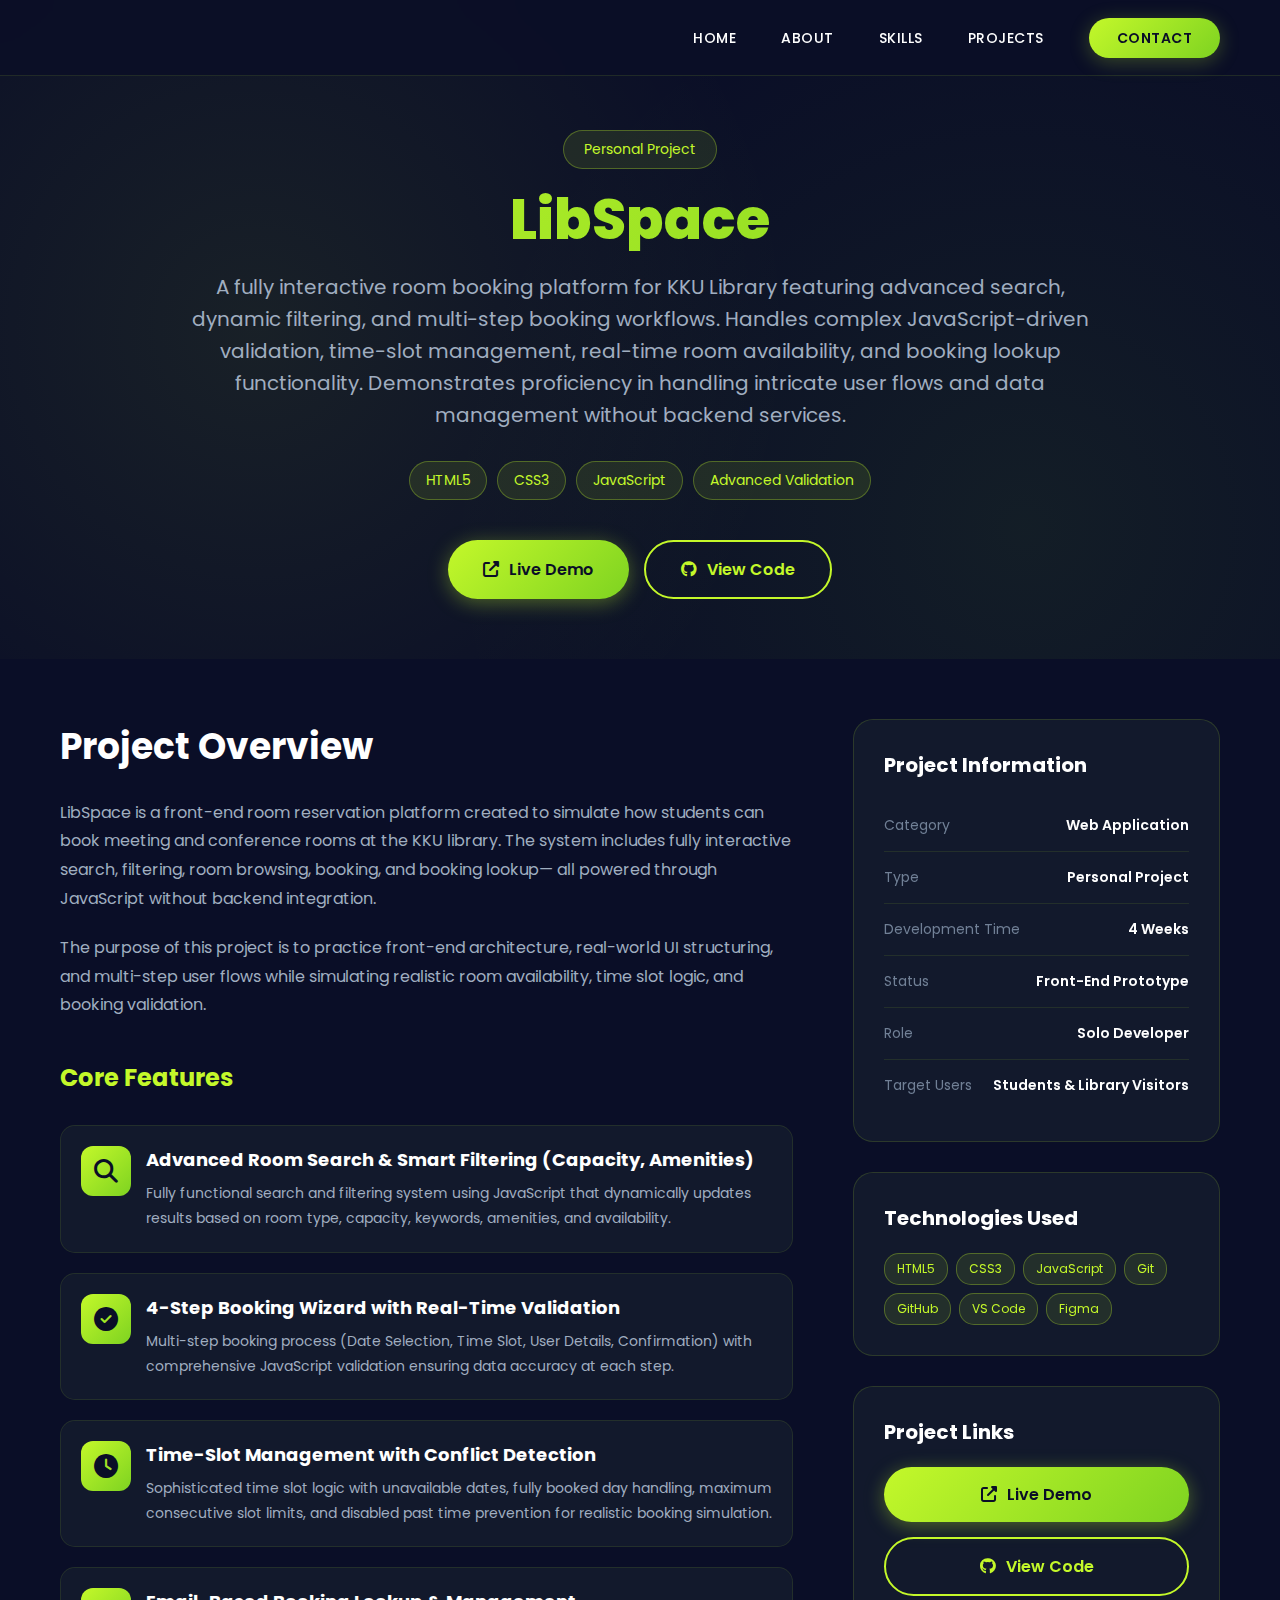
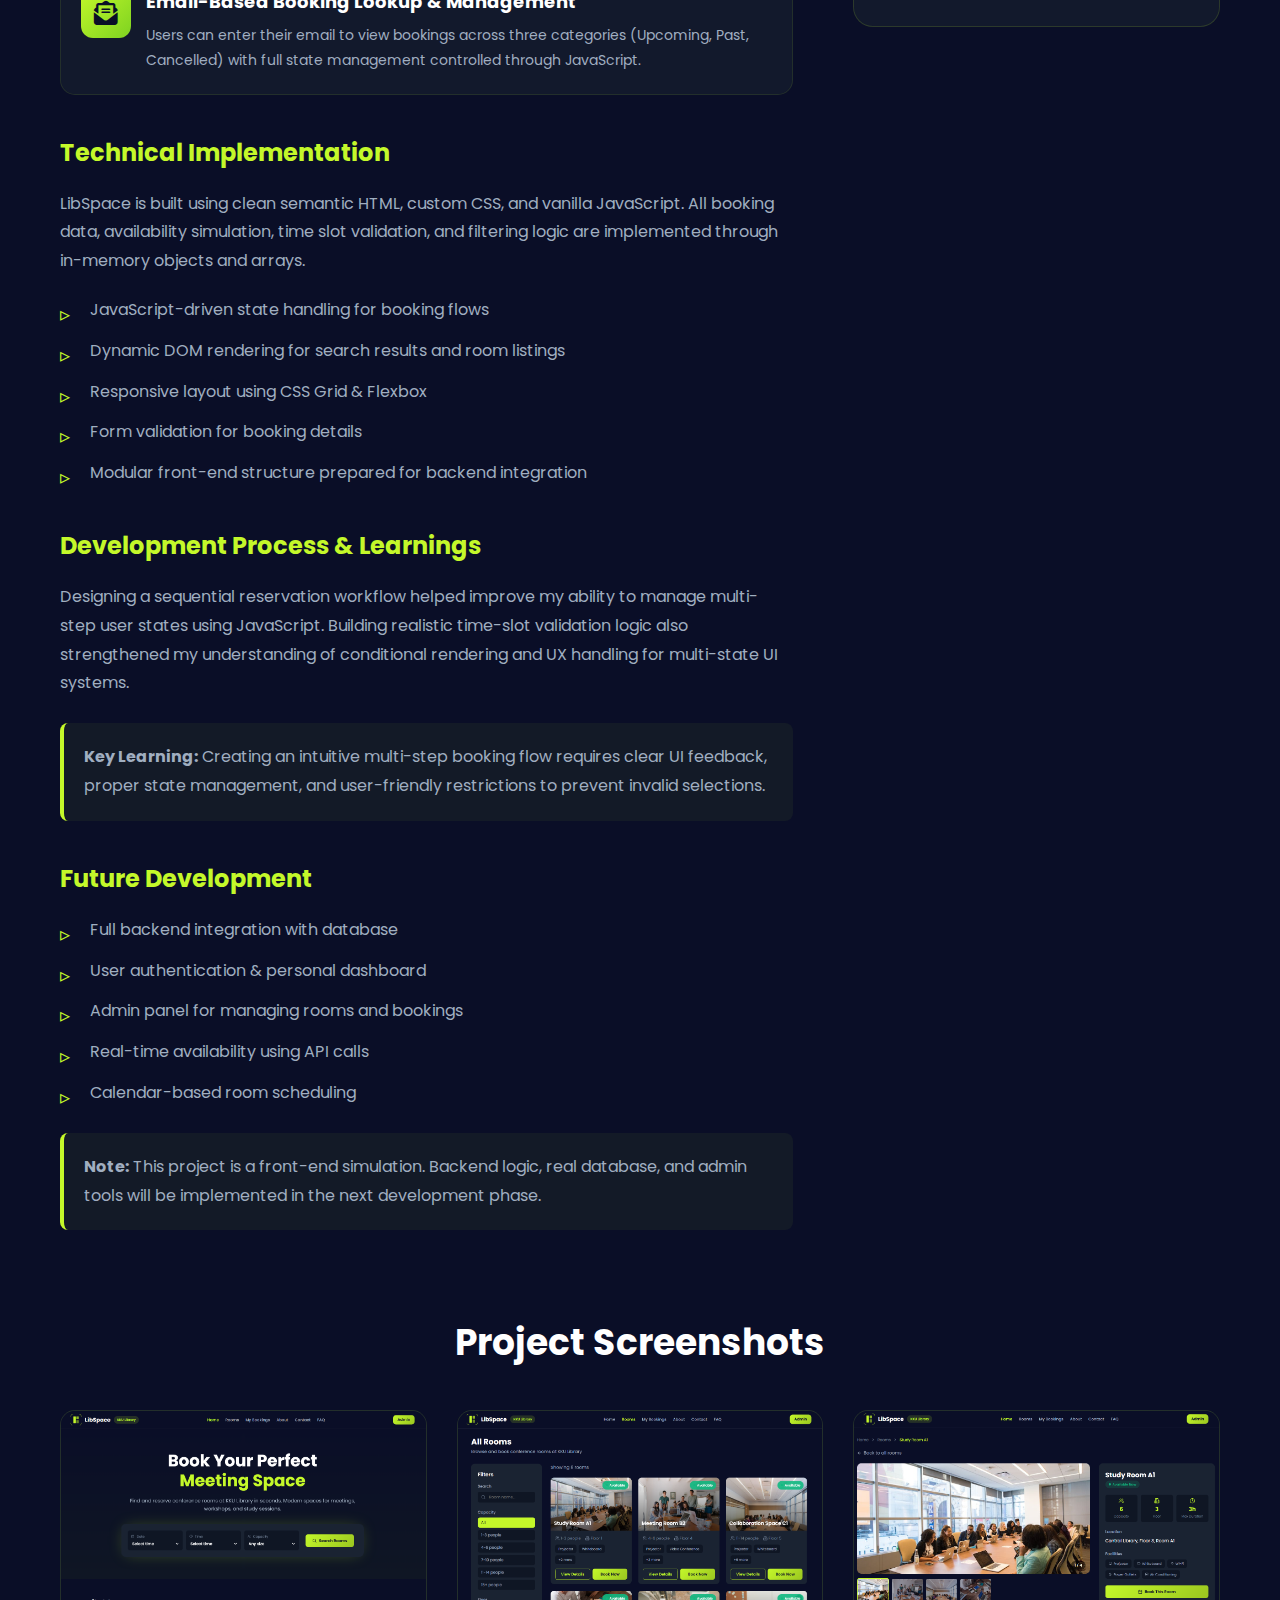
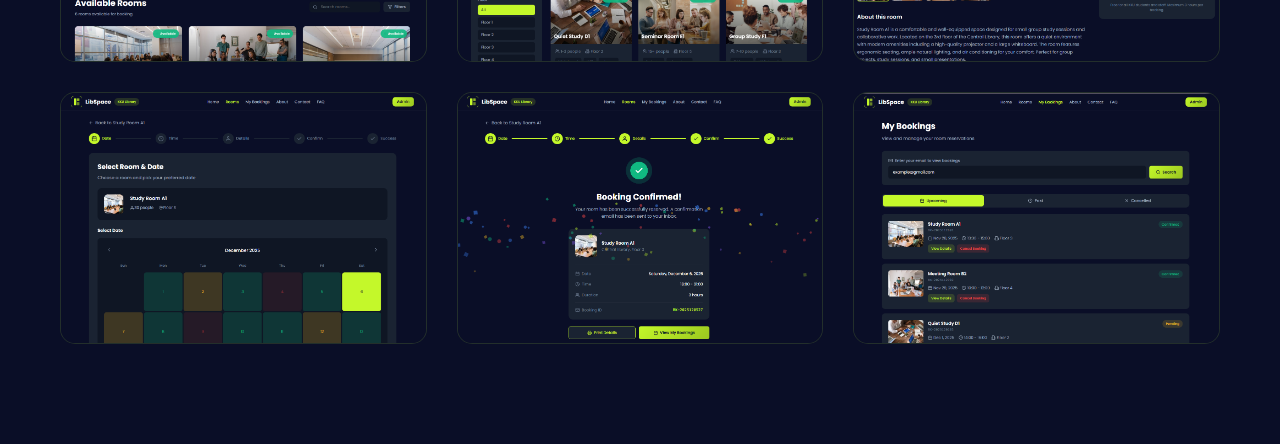
<file: project4.html>
<!DOCTYPE html>
<html lang="en">
  <head>
    <meta charset="UTF-8" />
    <meta name="viewport" content="width=device-width, initial-scale=1.0" />
    <title>LibSpace - Project Details</title>
    <link rel="stylesheet" href="https://cdnjs.cloudflare.com/ajax/libs/font-awesome/6.4.0/css/all.min.css"/>
    <link rel="stylesheet" href="project1.css" />
  </head>
  <body>
    <!-- Navigation(same as home page) -->
    <nav class="navbar-section">
      <div class="nav-container">
        <ul class="nav-menu">
          <li><a href="index.html" class="nav-link">HOME</a></li>
          <li><a href="#about" class="nav-link">ABOUT</a></li>
          <li><a href="#skills" class="nav-link">SKILLS</a></li>
          <li><a href="#projects" class="nav-link">PROJECTS</a></li>
          <li><a href="#contact" class="nav-link contact-btn">CONTACT</a></li>
        </ul>
        <div class="hamburger">
          <span></span>
          <span></span>
          <span></span>
        </div>
      </div>
    </nav>

    <!-- Hero Section -->
    <section class="hero">
        <div class="hero-content">
            <div class="project-tag">Personal Project</div>

            <h1>LibSpace</h1>

            <p class="hero-subtitle">
                A fully interactive room booking platform for KKU Library featuring advanced search, dynamic filtering, and multi-step booking workflows. Handles complex JavaScript-driven validation, time-slot management, real-time room availability, and booking lookup functionality. Demonstrates proficiency in handling intricate user flows and data management without backend services.
            </p>

            <div class="tech-tags">
                <span class="tech-tag">HTML5</span>
                <span class="tech-tag">CSS3</span>
                <span class="tech-tag">JavaScript</span>
                <span class="tech-tag">Advanced Validation</span>
            </div>

            <div class="hero-actions">
                <a href="https://khunakon47.github.io/LibSpace/" class="btn btn-primary" target="_blank">
                    <i class="fas fa-external-link-alt"></i>
                    <span>Live Demo</span>
                </a>

                <a href="https://github.com/Khunakon47/LibSpace" class="btn btn-secondary" target="_blank">
                    <i class="fab fa-github"></i>
                    <span>View Code</span>
                </a>
            </div>
        </div>
    </section>

    <!-- Content Section -->
    <section class="content">
        <div class="content-grid">

            <!-- Main Content -->
            <div class="main-content">

                <h2>Project Overview</h2>
                <p>
                    LibSpace is a front-end room reservation platform created to simulate how students can book meeting and conference rooms 
                    at the KKU library. The system includes fully interactive search, filtering, room browsing, booking, and booking lookup— 
                    all powered through JavaScript without backend integration.
                </p>
                <p>
                    The purpose of this project is to practice front-end architecture, real-world UI structuring, and multi-step user flows 
                    while simulating realistic room availability, time slot logic, and booking validation.
                </p>

                <h3>Core Features</h3>
                <div class="features-list">

                    <div class="feature-item">
                        <div class="feature-icon">
                            <i class="fas fa-search"></i>
                        </div>
                        <div class="feature-content">
                            <h4>Advanced Room Search & Smart Filtering (Capacity, Amenities)</h4>
                            <p>
                                Fully functional search and filtering system using JavaScript that dynamically updates results based on room type, capacity, keywords, amenities, and availability.
                            </p>
                        </div>
                    </div>

                    <div class="feature-item">
                        <div class="feature-icon">
                            <i class="fas fa-check-circle"></i>
                        </div>
                        <div class="feature-content">
                            <h4>4-Step Booking Wizard with Real-Time Validation</h4>
                            <p>
                                Multi-step booking process (Date Selection, Time Slot, User Details, Confirmation) with comprehensive JavaScript validation ensuring data accuracy at each step.
                            </p>
                        </div>
                    </div>

                    <div class="feature-item">
                        <div class="feature-icon">
                            <i class="fas fa-clock"></i>
                        </div>
                        <div class="feature-content">
                            <h4>Time-Slot Management with Conflict Detection</h4>
                            <p>
                                Sophisticated time slot logic with unavailable dates, fully booked day handling, maximum consecutive slot limits, and disabled past time prevention for realistic booking simulation.
                            </p>
                        </div>
                    </div>

                    <div class="feature-item">
                        <div class="feature-icon">
                            <i class="fas fa-envelope-open-text"></i>
                        </div>
                        <div class="feature-content">
                            <h4>Email-Based Booking Lookup & Management</h4>
                            <p>
                                Users can enter their email to view bookings across three categories (Upcoming, Past, Cancelled) with full state management controlled through JavaScript.
                            </p>
                        </div>
                    </div>

                </div>

                <h3>Technical Implementation</h3>
                <p>
                    LibSpace is built using clean semantic HTML, custom CSS, and vanilla JavaScript. 
                    All booking data, availability simulation, time slot validation, and filtering logic are implemented 
                    through in-memory objects and arrays.
                </p>

                <ul>
                    <li>JavaScript-driven state handling for booking flows</li>
                    <li>Dynamic DOM rendering for search results and room listings</li>
                    <li>Responsive layout using CSS Grid & Flexbox</li>
                    <li>Form validation for booking details</li>
                    <li>Modular front-end structure prepared for backend integration</li>
                </ul>

                <h3>Development Process & Learnings</h3>
                <p>
                    Designing a sequential reservation workflow helped improve my ability to manage multi-step user 
                    states using JavaScript. Building realistic time-slot validation logic also strengthened my 
                    understanding of conditional rendering and UX handling for multi-state UI systems.
                </p>

                <div class="highlight-box">
                    <p>
                        <strong>Key Learning:</strong> Creating an intuitive multi-step booking flow requires clear 
                        UI feedback, proper state management, and user-friendly restrictions to prevent invalid selections.
                    </p>
                </div>

                <h3>Future Development</h3>
                <ul>
                    <li>Full backend integration with database</li>
                    <li>User authentication & personal dashboard</li>
                    <li>Admin panel for managing rooms and bookings</li>
                    <li>Real-time availability using API calls</li>
                    <li>Calendar-based room scheduling</li>
                </ul>

                <div class="highlight-box">
                    <p>
                        <strong>Note:</strong> This project is a front-end simulation. Backend logic, real database, 
                        and admin tools will be implemented in the next development phase.
                    </p>
                </div>

            </div>

            <!-- Sidebar -->
            <aside class="sidebar">

                <div class="info-card">
                    <h3>Project Information</h3>
                    <div class="info-item">
                        <span class="info-label">Category</span>
                        <span class="info-value">Web Application</span>
                    </div>
                    <div class="info-item">
                        <span class="info-label">Type</span>
                        <span class="info-value">Personal Project</span>
                    </div>
                    <div class="info-item">
                        <span class="info-label">Development Time</span>
                        <span class="info-value">4 Weeks</span>
                    </div>
                    <div class="info-item">
                        <span class="info-label">Status</span>
                        <span class="info-value">Front-End Prototype</span>
                    </div>
                    <div class="info-item">
                        <span class="info-label">Role</span>
                        <span class="info-value">Solo Developer</span>
                    </div>
                    <div class="info-item">
                        <span class="info-label">Target Users</span>
                        <span class="info-value">Students & Library Visitors</span>
                    </div>
                </div>

                <div class="info-card">
                    <h3>Technologies Used</h3>
                    <div class="tech-stack-list">
                        <span class="tech-item">HTML5</span>
                        <span class="tech-item">CSS3</span>
                        <span class="tech-item">JavaScript</span>
                        <span class="tech-item">Git</span>
                        <span class="tech-item">GitHub</span>
                        <span class="tech-item">VS Code</span>
                        <span class="tech-item">Figma</span>
                    </div>
                </div>

                <div class="info-card">
                    <h3>Project Links</h3>
                    <div style="display: flex; flex-direction: column; gap: 15px;">
                        <a href="https://khunakon47.github.io/LibSpace/" class="btn btn-primary" target="_blank" style="width: 100%; justify-content: center;">
                            <i class="fas fa-external-link-alt"></i>
                            <span>Live Demo</span>
                        </a>
                        <a href="https://github.com/Khunakon47/LibSpace" class="btn btn-secondary" target="_blank" style="width: 100%; justify-content: center;">
                            <i class="fab fa-github"></i>
                            <span>View Code</span>
                        </a>
                    </div>
                </div>

            </aside>

        </div>
    </section>


    <!-- Gallery Section -->
    <section class="gallery">
      <h2>Project Screenshots</h2>
      <div class="gallery-grid">
        <div class="gallery-item">
          <img src="/galleryP4/L.png" alt="Login" />
          <div class="gallery-overlay">
            <i class="fas fa-search-plus"></i>
          </div>
        </div>
        <div class="gallery-item">
          <img src="/galleryP4/2.png" alt="Homepage Interface" />
          <div class="gallery-overlay">
            <i class="fas fa-search-plus"></i>
          </div>
        </div>
        <div class="gallery-item">
          <img src="/galleryP4/3.png" alt="Study Materials Section" />
          <div class="gallery-overlay">
            <i class="fas fa-search-plus"></i>
          </div>
        </div>
        <div class="gallery-item">
          <img src="/galleryP4/4.png" alt="Homepage Interface" />
          <div class="gallery-overlay">
            <i class="fas fa-search-plus"></i>
          </div>
        </div>
        <div class="gallery-item">
          <img src="/galleryP4/5.png" alt="Resource Library" />
          <div class="gallery-overlay">
            <i class="fas fa-search-plus"></i>
          </div>
        </div>
        <div class="gallery-item">
          <img src="/galleryP4/6.png" alt="Study Materials Section" />
          <div class="gallery-overlay">
            <i class="fas fa-search-plus"></i>
          </div>
        </div>
      </div>
    </section>
  </body>
<script>
    // Hamburger Menu Toggle
    const hamburger = document.querySelector('.hamburger');
    const navMenu = document.querySelector('.nav-menu');
    const navLinks = document.querySelectorAll('.nav-link');

    hamburger.addEventListener('click', () => {
        hamburger.classList.toggle('active');
        navMenu.classList.toggle('active');
    });

    navLinks.forEach(link => {
        link.addEventListener('click', () => {
            hamburger.classList.remove('active');
            navMenu.classList.remove('active');
        });
    });

    // Navbar Scroll Effect
    const navbar = document.querySelector('.navbar-section');
    window.addEventListener('scroll', () => {
        if (window.pageYOffset > 50) {
            navbar.classList.add('scrolled');
        } else {
            navbar.classList.remove('scrolled');
        }
    });
</script>
</html>
</file>
<file: index.css>
@import url("https://fonts.googleapis.com/css2?family=Poppins:wght@300;400;500;600;700;800;900&family=Fira+Code:wght@400;500;600&display=swap");

:root {
  --primary-color: #c4f82a;
  --secondary-color: #0a0e27;
  --dark-blue: #0f1624;
  --light-blue: #1a2332;
  --accent-blue: #2d3e5f;
  --text-color: #ffffff;
  --text-secondary: #a0aec0;
  --text-muted: #718096;
  --gradient: linear-gradient(135deg, #c4f82a 0%, #7ed321 100%);
  --shadow-sm: 0 2px 10px rgba(0, 0, 0, 0.1);
  --shadow-md: 0 4px 20px rgba(0, 0, 0, 0.15);
  --shadow-lg: 0 10px 40px rgba(0, 0, 0, 0.2);
  --shadow-glow: 0 0 30px rgba(196, 248, 42, 0.3);
}

* {
  margin: 0;
  padding: 0;
  box-sizing: border-box;
  font-family: "Poppins", sans-serif;
  scroll-behavior: smooth;
}

body {
  background-color: var(--secondary-color);
  color: var(--text-color);
  overflow-x: hidden;
  line-height: 1.6;
}

.container {
  max-width: 1200px;
  margin: 0 auto;
  padding: 0 20px;
}

/* Loading Screen */
.loading-screen {
  position: fixed;
  top: 0;
  left: 0;
  width: 100%;
  height: 100%;
  background: var(--secondary-color);
  display: flex;
  justify-content: center;
  align-items: center;
  z-index: 10000;
  transition: opacity 0.5s, visibility 0.5s;
}

.loading-screen.hidden {
  opacity: 0;
  visibility: hidden;
}

.loader {
  text-align: center;
}

.loader-circle {
  width: 60px;
  height: 60px;
  border: 4px solid rgba(196, 248, 42, 0.1);
  border-top-color: var(--primary-color);
  border-radius: 50%;
  animation: spin 1s linear infinite;
  margin: 0 auto 20px;
}

.loader-text {
  color: var(--primary-color);
  font-size: 18px;
  font-weight: 600;
  animation: pulse 1.5s ease-in-out infinite;
}

@keyframes spin {
  to {
    transform: rotate(360deg);
  }
}

@keyframes pulse {
  0%,
  100% {
    opacity: 1;
  }
  50% {
    opacity: 0.5;
  }
}

/* Animated Background Particles */
.particles {
  position: fixed;
  top: 0;
  left: 0;
  width: 100%;
  height: 100%;
  pointer-events: none;
  z-index: 0;
}

.particle {
  position: absolute;
  width: 4px;
  height: 4px;
  background: var(--primary-color);
  border-radius: 50%;
  opacity: 0.3;
  animation: float-particle 15s infinite ease-in-out;
}

.particle:nth-child(1) {
  left: 10%;
  top: 20%;
  animation-delay: 0s;
  animation-duration: 12s;
}
.particle:nth-child(2) {
  left: 20%;
  top: 80%;
  animation-delay: 2s;
  animation-duration: 15s;
}
.particle:nth-child(3) {
  left: 30%;
  top: 40%;
  animation-delay: 4s;
  animation-duration: 18s;
}
.particle:nth-child(4) {
  left: 40%;
  top: 60%;
  animation-delay: 1s;
  animation-duration: 14s;
}
.particle:nth-child(5) {
  left: 50%;
  top: 30%;
  animation-delay: 3s;
  animation-duration: 16s;
}
.particle:nth-child(6) {
  left: 60%;
  top: 70%;
  animation-delay: 5s;
  animation-duration: 13s;
}
.particle:nth-child(7) {
  left: 70%;
  top: 50%;
  animation-delay: 2.5s;
  animation-duration: 17s;
}
.particle:nth-child(8) {
  left: 80%;
  top: 25%;
  animation-delay: 4.5s;
  animation-duration: 19s;
}
.particle:nth-child(9) {
  left: 85%;
  top: 85%;
  animation-delay: 1.5s;
  animation-duration: 11s;
}
.particle:nth-child(10) {
  left: 90%;
  top: 45%;
  animation-delay: 3.5s;
  animation-duration: 20s;
}

@keyframes float-particle {
  0%,
  100% {
    transform: translate(0, 0) scale(1);
    opacity: 0.3;
  }
  25% {
    transform: translate(20px, -30px) scale(1.2);
    opacity: 0.5;
  }
  50% {
    transform: translate(-20px, -60px) scale(0.8);
    opacity: 0.7;
  }
  75% {
    transform: translate(30px, -40px) scale(1.1);
    opacity: 0.4;
  }
}

/************************************************* Navbar Section *************************************************/
.navbar-section {
  position: fixed;
  top: 0;
  width: 100%;
  background: rgba(10, 14, 39, 0.85);
  backdrop-filter: blur(20px);
  z-index: 1000;
  padding: 25px 0;
  border-bottom: 1px solid rgba(196, 248, 42, 0.12);
  transition: all 0.3s cubic-bezier(0.4, 0, 0.2, 1);
}

.navbar-section.scrolled {
  padding: 12px 0;
  background: rgba(10, 14, 39, 0.95);
  box-shadow: 0 4px 30px rgba(0, 0, 0, 0.3);
}

.nav-container {
  max-width: 1200px;
  margin: 0 auto;
  padding: 0 20px;
  display: flex;
  align-items: center;
  justify-content: space-between;
}

.nav-menu {
  display: flex;
  list-style: none;
  gap: 45px;
  align-items: center;
  margin-left: auto;
}

.nav-link {
  color: var(--text-color);
  text-decoration: none;
  font-weight: 500;
  font-size: 14px;
  letter-spacing: 0.5px;
  position: relative;
  transition: color 0.3s cubic-bezier(0.4, 0, 0.2, 1);
}

.nav-link::after {
  content: "";
  position: absolute;
  bottom: -8px;
  left: 0;
  width: 0;
  height: 2px;
  background: var(--gradient);
  transition: width 0.3s cubic-bezier(0.4, 0, 0.2, 1);
  border-radius: 1px;
}

.nav-link:hover,
.nav-link.active {
  color: var(--primary-color);
}

.nav-link:hover::after,
.nav-link.active::after {
  width: 100%;
}

.contact-btn {
  background: var(--gradient);
  color: var(--secondary-color) !important;
  padding: 10px 28px;
  border-radius: 25px;
  font-weight: 600;
  transition: all 0.3s cubic-bezier(0.4, 0, 0.2, 1);
  box-shadow: 0 4px 20px rgba(196, 248, 42, 0.25);
}

.contact-btn::after {
  display: none;
}

.contact-btn:hover {
  transform: translateY(-3px);
  box-shadow: 0 8px 30px rgba(196, 248, 42, 0.4);
}

/* Hamburger Menu */
.hamburger {
  display: none;
  flex-direction: column;
  cursor: pointer;
  gap: 6px;
  padding: 5px;
  border-radius: 8px;
  transition: background 0.3s cubic-bezier(0.4, 0, 0.2, 1);
}

.hamburger:hover {
  background: rgba(196, 248, 42, 0.08);
}

.hamburger span {
  width: 25px;
  height: 3px;
  background: var(--primary-color);
  border-radius: 2px;
  transition: all 0.4s cubic-bezier(0.4, 0, 0.2, 1);
  display: block;
  transform-origin: center;
}

.hamburger.active span:nth-child(1) {
  transform: rotate(45deg) translate(8px, 8px);
}

.hamburger.active span:nth-child(2) {
  opacity: 0;
  transform: translateX(-10px);
}

.hamburger.active span:nth-child(3) {
  transform: rotate(-45deg) translate(7px, -7px);
}

/************************************************* Hero Section *************************************************/
.hero-section {
  min-height: 100vh;
  display: flex;
  align-items: center;
  padding-top: 100px;
  position: relative;
  background: radial-gradient(
      circle at 20% 50%,
      rgba(196, 248, 42, 0.08) 0%,
      transparent 50%
    ),
    radial-gradient(
      circle at 80% 80%,
      rgba(126, 211, 33, 0.08) 0%,
      transparent 50%
    );
}

.hero-container {
  display: grid;
  grid-template-columns: 1.2fr 1fr;
  gap: 80px;
  align-items: center;
  max-width: 1200px;
  margin: 0 auto;
  padding: 0 20px;
  position: relative;
  z-index: 1;
}

.hero-badge {
  display: inline-flex;
  align-items: center;
  gap: 10px;
  background: rgba(196, 248, 42, 0.1);
  border: 1px solid rgba(196, 248, 42, 0.3);
  padding: 8px 20px;
  border-radius: 30px;
  font-size: 14px;
  color: var(--primary-color);
  margin-bottom: 30px;
  animation: fadeInDown 0.8s ease;
}

.badge-dot {
  width: 8px;
  height: 8px;
  background: var(--primary-color);
  border-radius: 50%;
  animation: pulse-dot 3s infinite;
}

@keyframes pulse-dot {
  0%,
  100% {
    opacity: 1;
    transform: scale(1);
  }
  50% {
    opacity: 0.5;
    transform: scale(1.2);
  }
}

.hero-title {
  font-size: 56px;
  font-weight: 800;
  margin-bottom: 20px;
  line-height: 1.2;
  animation: fadeInUp 0.8s ease 0.2s both;
}

.typing-text {
  display: block;
  font-size: 28px;
  color: var(--text-secondary);
  font-weight: 500;
  margin-bottom: 10px;
}

.gradient-text {
  background: var(--gradient);
  -webkit-background-clip: text;
  -webkit-text-fill-color: transparent;
  background-clip: text;
  display: inline-block;
}

.glow {
  filter: drop-shadow(0 0 15px rgba(196, 248, 42, 0.3));
}

.hero-subtitle {
  font-size: 28px;
  font-weight: 600;
  margin-bottom: 20px;
  color: var(--text-color);
  animation: fadeInUp 0.8s ease 0.4s both;
}

.role-text {
  color: var(--primary-color);
}

.cursor-blink {
  animation: blink 1s infinite;
  color: var(--primary-color);
}

@keyframes blink {
  0%,
  50% {
    opacity: 1;
  }
  51%,
  100% {
    opacity: 0;
  }
}

.hero-description {
  font-size: 18px;
  line-height: 1.8;
  color: var(--text-secondary);
  margin-bottom: 40px;
  max-width: 600px;
  animation: fadeInUp 0.8s ease 0.6s both;
}

.cta-buttons {
  display: flex;
  gap: 15px;
  flex-wrap: wrap;
  animation: fadeInUp 0.8s ease 1s both;
}

.cta-button {
  padding: 15px 35px;
  border-radius: 30px;
  font-size: 16px;
  font-weight: 600;
  text-decoration: none;
  display: inline-flex;
  align-items: center;
  gap: 10px;
  transition: all 0.3s ease;
  position: relative;
  overflow: hidden;
}

.cta-button::before {
  content: "";
  position: absolute;
  top: 50%;
  left: 50%;
  width: 0;
  height: 0;
  border-radius: 50%;
  background: rgba(255, 255, 255, 0.2);
  transform: translate(-50%, -50%);
  transition: width 0.6s, height 0.6s;
}

.cta-button:hover::before {
  width: 300px;
  height: 300px;
}

.cta-button span,
.cta-button i {
  position: relative;
  z-index: 1;
}

.cta-button.primary {
  background: var(--gradient);
  color: var(--secondary-color);
  box-shadow: 0 4px 15px rgba(196, 248, 42, 0.4);
}

.cta-button.primary:hover {
  transform: translateY(-3px);
  box-shadow: var(--shadow-glow);
}

.cta-button.secondary {
  background: transparent;
  color: var(--primary-color);
  border: 2px solid var(--primary-color);
}

.cta-button.secondary:hover {
  background: rgba(196, 248, 42, 0.1);
  transform: translateY(-3px);
}

.scroll-indicator {
  position: absolute;
  bottom: 0;
  left: 50%;
  transform: translateX(-50%);
  display: flex;
  flex-direction: column;
  align-items: center;
  gap: 10px;
  animation: fadeIn 1s ease 1.2s both;
}

.mouse {
  width: 26px;
  height: 40px;
  border: 2px solid var(--primary-color);
  border-radius: 15px;
  position: relative;
  opacity: 0.7;
}

.mouse-wheel {
  width: 4px;
  height: 8px;
  background: var(--primary-color);
  border-radius: 2px;
  position: absolute;
  top: 8px;
  left: 50%;
  transform: translateX(-50%);
  animation: scroll-wheel 2s infinite;
}

@keyframes scroll-wheel {
  0% {
    top: 8px;
    opacity: 1;
  }
  100% {
    top: 24px;
    opacity: 0;
  }
}

.scroll-indicator span {
  font-size: 12px;
  color: var(--text-muted);
  letter-spacing: 1px;
}

/* Hero Visual */
.hero-visual {
  position: relative;
  animation: fadeInRight 0.8s ease 0.4s both;
}

.visual-container {
  position: relative;
  width: 100%;
  height: 650px;
  display: flex;
  justify-content: center;
  align-items: center;
}

.floating-element {
  position: absolute;
  width: 80px;
  height: 80px;
  background: rgba(26, 35, 50, 0.8);
  backdrop-filter: blur(10px);
  border: 1px solid rgba(196, 248, 42, 0.2);
  border-radius: 20px;
  display: flex;
  align-items: center;
  justify-content: center;
  font-size: 36px;
  color: var(--primary-color);
  animation: float 4s ease-in-out infinite;
}

/* Floating elements positioned around the image */
.element-1 {
  top: 40px;
  left: 100px;
  animation-delay: 0s;
} /* html */
.element-2 {
  top: 40px;
  right: 130px;
  animation-delay: 0.5s;
} /* css */
.element-3 {
  bottom: 200px;
  left: -60px;
  animation-delay: 1s;
} /* javascript */
.element-4 {
  bottom: 150px;
  right: -60px;
  animation-delay: 1.5s;
} /* python */
.element-5 {
  top: 220px;
  left: -50px;
  animation-delay: 2s;
} /* react */
.element-6 {
  top: 240px;
  right: -45px;
  animation-delay: 2.5s;
} /* node.js */
.element-7 {
  bottom: 10px;
  right: 300px;
  animation-delay: 2.5s;
} /* github.js */

@keyframes float {
  0%,
  100% {
    transform: translateY(0);
  }
  50% {
    transform: translateY(-20px);
  }
}

.main-image {
  position: relative;
  z-index: 2;
}

.image-frame {
  position: relative;
  width: 380px;
  height: 380px;
  display: flex;
  align-items: center;
  justify-content: center;
  overflow: hidden;
  border-radius: 20px;
  box-shadow: 0 20px 60px rgba(196, 248, 42, 0.15);
}

.image-frame img {
  width: 100%;
  height: 100%;
  object-fit: cover;
  border-radius: 20px;
  border: 3px solid var(--primary-color);
  display: block;
  transition: transform 0.3s ease;
}

.image-frame:hover img {
  transform: scale(1.02);
}



.info-card {
  position: absolute;
  background: rgba(26, 35, 50, 0.95);
  backdrop-filter: blur(20px);
  border: 1px solid rgba(196, 248, 42, 0.2);
  border-radius: 15px;
  padding: 15px 20px;
  display: flex;
  align-items: center;
  gap: 12px;
  box-shadow: var(--shadow-lg);
  animation: float 3s ease-in-out infinite;
}

.card-location {
  top: 80px;
  left: -175px;
  animation-delay: 0.5s;
}

.card-status {
  bottom: 15px;
  right: -100px;
  animation-delay: 1s;
}

.info-card i {
  font-size: 24px;
  color: var(--primary-color);
}

.status-indicator {
  width: 12px;
  height: 12px;
  background: #10b981;
  border-radius: 50%;
  animation: pulse-status 3s infinite;
}

@keyframes pulse-status {
  0%,
  100% {
    box-shadow: 0 0 0 0 rgba(16, 185, 129, 0.7);
  }
  50% {
    box-shadow: 0 0 0 10px rgba(16, 185, 129, 0);
  }
}

.card-label {
  font-size: 11px;
  color: var(--text-muted);
  text-transform: uppercase;
  letter-spacing: 1px;
}

.card-value {
  font-size: 14px;
  color: var(--text-color);
  font-weight: 600;
}

/************************************************* All Section *************************************************/
section {
  padding: 100px 0;
  position: relative;
  z-index: 1;
}

.section-header {
  text-align: center;
  margin-bottom: 50px;
}

.section-tag {
  font-family: "Fira Code", monospace;
  font-size: 14px;
  color: var(--primary-color);
  font-weight: 600;
  letter-spacing: 2px;
  display: block;
  margin-bottom: 15px;
  opacity: 0;
  animation: fadeInDown 0.6s ease forwards;
}

.section-title {
  font-size: 48px;
  font-weight: 800;
  color: var(--text-color);
  margin-bottom: 15px;
  position: relative;
  display: inline-block;
  opacity: 0;
  animation: fadeInUp 0.6s ease 0.2s forwards;
}

.title-underline {
  position: absolute;
  bottom: -10px;
  left: 0;
  width: 100%;
  height: 4px;
  background: var(--gradient);
  border-radius: 2px;
}

.section-subtitle {
  font-size: 18px;
  color: var(--text-secondary);
  opacity: 0;
  animation: fadeIn 0.6s ease 0.4s forwards;
}

/************************************************* About Section *************************************************/
.about {
  background: var(--dark-blue);
}

.about-grid {
  display: grid;
  grid-template-columns: 1fr 1.2fr;
  gap: 60px;
  align-items: start;
}

.about-image-wrapper {
  position: relative;
  border-radius: 20px;
  overflow: visible;
}

.image-background {
  position: absolute;
  top: 20px;
  left: 20px;
  right: -20px;
  bottom: -20px;
  background: var(--gradient);
  border-radius: 20px;
  opacity: 0.2;
  z-index: 0;
}

.about-img {
  position: relative;
  width: 100%;
  height: 580px;
  object-fit: cover;
  border-radius: 20px;
  border: 3px solid rgba(196, 248, 42, 0.3);
  z-index: 1;
  transition: transform 0.3s ease;
}

.about-img:hover {
  transform: scale(1.02);
}

.experience-badge {
  position: absolute;
  bottom: 30px;
  right: -30px;
  width: 140px;
  height: 140px;
  background: var(--gradient);
  border-radius: 50%;
  display: flex;
  align-items: center;
  justify-content: center;
  box-shadow: var(--shadow-glow);
  z-index: 2;
  animation: rotate-badge 20s linear infinite;
}

.about-description {
  margin-top: 20px;
}

.about-description p {
  font-size: 16px;
  line-height: 1.8;
  color: var(--text-secondary);
  margin-bottom: 20px;
}

.about-highlights {
  display: grid;
  grid-template-columns: repeat(2, 1fr);
  gap: 15px;
  margin-top: 25px;
}

.highlight-item {
  display: flex;
  align-items: center;
  gap: 10px;
  font-size: 15px;
  color: var(--text-secondary);
}

.highlight-item i {
  color: var(--primary-color);
  font-size: 18px;
}

.about-actions {
  display: flex;
  gap: 15px;
  margin-top: 30px;
}

.btn-download,
.btn-contact {
  padding: 12px 28px;
  border-radius: 25px;
  font-size: 15px;
  font-weight: 600;
  text-decoration: none;
  display: inline-flex;
  align-items: center;
  gap: 10px;
  transition: all 0.3s ease;
}

.btn-download {
  background: var(--gradient);
  color: var(--secondary-color);
  box-shadow: 0 4px 15px rgba(196, 248, 42, 0.4);
}

.btn-download:hover {
  transform: translateY(-3px);
  box-shadow: var(--shadow-glow);
}

.btn-contact {
  background: transparent;
  color: var(--primary-color);
  border: 2px solid var(--primary-color);
}

.btn-contact:hover {
  background: rgba(196, 248, 42, 0.1);
  transform: translateY(-3px);
}

/* Skills Section */
.skills {
  background: var(--secondary-color);
  overflow: hidden;
}

.skills-showcase {
  margin-bottom: 50px;
  overflow: hidden;
  padding: 40px 0;
  position: relative;
}

.skills-showcase::before,
.skills-showcase::after {
  content: "";
  position: absolute;
  top: 0;
  width: 100px;
  height: 100%;
  z-index: 2;
}

.skills-showcase::before {
  left: 0;
  background: linear-gradient(to right, var(--secondary-color), transparent);
}

.skills-showcase::after {
  right: 0;
  background: linear-gradient(to left, var(--secondary-color), transparent);
}
.skills-track {
  display: flex;
  gap: 40px;
  animation: scroll-skills 30s linear infinite;
  width: fit-content;
}

@keyframes scroll-skills {
  0% {
    transform: translateX(0);
  }
  100% {
    transform: translateX(-50%);
  }
}
.skill-item {
  display: flex;
  flex-direction: column;
  align-items: center;
  gap: 15px;
  min-width: 150px;
  padding: 30px;
  background: rgba(26, 35, 50, 0.5);
  backdrop-filter: blur(10px);
  border: 1px solid rgba(196, 248, 42, 0.1);
  border-radius: 20px;
  transition: all 0.3s ease;
}
.skill-item:hover {
  transform: translateY(-10px);
  border-color: var(--primary-color);
  box-shadow: var(--shadow-glow);
}
.skill-item i {
  font-size: 60px;
  background: var(--gradient);
  -webkit-background-clip: text;
  -webkit-text-fill-color: transparent;
  background-clip: text;
}
.skill-item span {
  font-size: 16px;
  font-weight: 600;
  color: var(--text-color);
}
.skills-categories {
  display: grid;
  grid-template-columns: repeat(auto-fit, minmax(350px, 1fr));
  gap: 30px;
}
.skill-category {
  background: rgba(26, 35, 50, 0.5);
  backdrop-filter: blur(10px);
  border: 1px solid rgba(196, 248, 42, 0.1);
  border-radius: 20px;
  padding: 35px;
  transition: all 0.3s ease;
}
.skill-category:hover {
  transform: translateY(-5px);
  border-color: var(--primary-color);
  box-shadow: var(--shadow-glow);
}
.category-header {
  display: flex;
  align-items: center;
  gap: 15px;
  margin-bottom: 25px;
}
.category-header i {
  font-size: 32px;
  color: var(--primary-color);
}
.category-header h3 {
  font-size: 22px;
  color: var(--text-color);
}
.tech-stack {
  display: flex;
  flex-wrap: wrap;
  gap: 10px;
}
.tech-badge {
  padding: 8px 16px;
  background: rgba(196, 248, 42, 0.1);
  border: 1px solid rgba(196, 248, 42, 0.3);
  border-radius: 20px;
  font-size: 14px;
  color: var(--primary-color);
  font-weight: 500;
  transition: all 0.3s ease;
}
.tech-badge:hover {
  background: rgba(196, 248, 42, 0.2);
  transform: scale(1.05);
}
/* Projects Section */
.projects {
  background: var(--dark-blue);
}
.projects-grid {
  display: grid;
  grid-template-columns: repeat(auto-fit, minmax(500px, 1fr));
  gap: 40px;
}
.project-card {
  background: rgba(26, 35, 50, 0.5);
  backdrop-filter: blur(10px);
  border: 1px solid rgba(196, 248, 42, 0.1);
  border-radius: 20px;
  overflow: hidden;
  transition: all 0.3s ease;
  position: relative;
}
.project-card:hover {
  transform: translateY(-10px);
  border-color: var(--primary-color);
  box-shadow: var(--shadow-glow);
}
.project-number {
  position: absolute;
  top: 20px;
  left: 20px;
  width: 60px;
  height: 60px;
  background: var(--gradient);
  border-radius: 50%;
  display: flex;
  align-items: center;
  justify-content: center;
  font-size: 24px;
  font-weight: 900;
  color: var(--secondary-color);
  z-index: 2;
  box-shadow: var(--shadow-glow);
}
.project-image {
  position: relative;
  height: 300px;
  overflow: hidden;
}
.project-image img {
  width: 100%;
  height: 100%;
  object-fit: cover;
  transition: transform 0.5s ease;
}
.project-card:hover .project-image img {
  transform: scale(1.1);
}
.project-overlay {
  position: absolute;
  top: 0;
  left: 0;
  width: 100%;
  height: 100%;
  background: rgba(10, 14, 39, 0.9);
  display: flex;
  align-items: center;
  justify-content: center;
  gap: 20px;
  opacity: 0;
  transition: opacity 0.3s ease;
}
.project-card:hover .project-overlay {
  opacity: 1;
}

.project-link {
  width: 50px;
  height: 50px;
  background: var(--primary-color);
  border-radius: 50%;
  display: flex;
  align-items: center;
  justify-content: center;
  color: var(--secondary-color);
  font-size: 20px;
  transition: all 0.3s ease;
}
.project-link:hover {
  transform: rotate(360deg);
}
.project-content {
  padding: 30px;
}
.project-tags {
  display: flex;
  flex-wrap: wrap;
  gap: 8px;
  margin-bottom: 20px;
}
.tag {
  padding: 6px 14px;
  background: rgba(196, 248, 42, 0.1);
  border: 1px solid rgba(196, 248, 42, 0.3);
  border-radius: 15px;
  font-size: 12px;
  color: var(--primary-color);
  font-weight: 500;
}
.project-content h3 {
  font-size: 24px;
  color: var(--text-color);
  margin-bottom: 15px;
}
.project-content > p {
  font-size: 15px;
  line-height: 1.7;
  color: var(--text-secondary);
  margin-bottom: 20px;
}
.project-features {
  display: flex;
  flex-direction: column;
  gap: 10px;
}
.feature-item {
  display: flex;
  align-items: center;
  gap: 10px;
  font-size: 14px;
  color: var(--text-secondary);
}
.feature-item i {
  color: var(--primary-color);
  font-size: 16px;
}
/* Contact Section */
.contact {
  background: var(--dark-blue);
}
.contact-content {
  display: grid;
  grid-template-columns: 1fr 1.5fr;
  gap: 60px;
}
.contact-intro {
  margin-bottom: 40px;
}
.contact-intro h3 {
  font-size: 28px;
  color: var(--text-color);
  margin-bottom: 15px;
}
.contact-intro p {
  font-size: 16px;
  line-height: 1.8;
  color: var(--text-secondary);
}
.contact-methods {
  display: flex;
  flex-direction: column;
  gap: 25px;
  margin-bottom: 40px;
}
.contact-method {
  display: flex;
  align-items: flex-start;
  gap: 20px;
  padding: 20px;
  background: rgba(26, 35, 50, 0.3);
  border-radius: 15px;
  border: 1px solid rgba(196, 248, 42, 0.1);
  transition: all 0.3s ease;
}
.contact-method:hover {
  transform: translateX(10px);
  border-color: var(--primary-color);
}
.method-icon {
  width: 50px;
  height: 50px;
  background: var(--gradient);
  border-radius: 12px;
  display: flex;
  align-items: center;
  justify-content: center;
  font-size: 24px;
  color: var(--secondary-color);
  flex-shrink: 0;
}
.method-info h4 {
  font-size: 16px;
  color: var(--text-color);
  margin-bottom: 5px;
}
.method-info a,
.method-info p {
  font-size: 15px;
  color: var(--primary-color);
  text-decoration: none;
  transition: opacity 0.3s;
}
.method-info a:hover {
  opacity: 0.8;
}
.social-links {
  display: flex;
  gap: 15px;
}
.social-link {
  width: 50px;
  height: 50px;
  background: rgba(26, 35, 50, 0.5);
  border: 1px solid rgba(196, 248, 42, 0.2);
  border-radius: 50%;
  display: flex;
  align-items: center;
  justify-content: center;
  color: var(--text-color);
  font-size: 20px;
  transition: all 0.3s ease;
}
.social-link:hover {
  background: var(--gradient);
  color: var(--secondary-color);
  transform: translateY(-5px) rotate(360deg);
}
.contact-form {
  background: rgba(26, 35, 50, 0.5);
  backdrop-filter: blur(10px);
  border: 1px solid rgba(196, 248, 42, 0.1);
  border-radius: 20px;
  padding: 40px;
}
.form-row {
  display: grid;
  grid-template-columns: repeat(2, 1fr);
  gap: 20px;
}
.form-group {
  margin-bottom: 25px;
}
.form-group label {
  display: block;
  font-size: 14px;
  color: var(--text-secondary);
  margin-bottom: 10px;
  font-weight: 500;
}
.form-group input,
.form-group textarea {
  width: 100%;
  padding: 15px 20px;
  background: rgba(15, 22, 36, 0.5);
  border: 1px solid rgba(196, 248, 42, 0.2);
  border-radius: 10px;
  color: var(--text-color);
  font-family: "Poppins", sans-serif;
  font-size: 15px;
  transition: all 0.3s ease;
}
.form-group input:focus,
.form-group textarea:focus {
  outline: none;
  border-color: var(--primary-color);
  box-shadow: 0 0 0 3px rgba(196, 248, 42, 0.1);
}
.form-group textarea {
  resize: vertical;
  min-height: 150px;
}
.submit-btn {
  width: 100%;
  padding: 15px 35px;
  background: var(--gradient);
  color: var(--secondary-color);
  border: none;
  border-radius: 30px;
  font-size: 16px;
  font-weight: 600;
  cursor: pointer;
  display: flex;
  align-items: center;
  justify-content: center;
  gap: 10px;
  transition: all 0.3s ease;
  box-shadow: 0 4px 15px rgba(196, 248, 42, 0.4);
}
.submit-btn:hover {
  transform: translateY(-3px);
  box-shadow: var(--shadow-glow);
}
/* Footer */
.footer {
  background: linear-gradient(135deg, rgba(10, 14, 39, 0.8) 0%, rgba(15, 22, 36, 0.8) 100%);
  padding: 60px 0 30px;
  border-top: 1px solid rgba(196, 248, 42, 0.15);
  margin-top: 80px;
  position: relative;
  overflow: hidden;
}

.footer::before {
  content: '';
  position: absolute;
  top: 0;
  left: 0;
  right: 0;
  height: 1px;
  background: linear-gradient(90deg, transparent, rgba(196, 248, 42, 0.5), transparent);
}

.footer-content {
  display: grid;
  grid-template-columns: repeat(auto-fit, minmax(280px, 1fr));
  gap: 50px;
  margin-bottom: 40px;
}

.footer-logo {
  display: flex;
  align-items: center;
  gap: 8px;
  font-size: 32px;
  font-weight: 900;
  color: var(--primary-color);
  font-family: "Poppins", sans-serif;
  margin-bottom: 15px;
  transition: all 0.3s ease;
  letter-spacing: 2px;
}

.logo-initial {
  display: inline-flex;
  align-items: center;
  justify-content: center;
  width: 38px;
  height: 38px;
  background: rgba(196, 248, 42, 0.1);
  border: 2px solid var(--primary-color);
  border-radius: 6px;
  transition: all 0.3s ease;
}

.logo-dot {
  animation: pulse 2s ease-in-out infinite;
}

.footer-logo:hover .logo-initial {
  background: var(--primary-color);
  color: var(--secondary-color);
  transform: scale(1.05);
}

.footer-logo:hover {
  transform: translateX(5px);
  text-shadow: 0 0 20px rgba(196, 248, 42, 0.3);
}

.footer-left {
  display: flex;
  flex-direction: column;
}

.footer-description {
  font-size: 14px;
  color: var(--text-secondary);
  line-height: 1.6;
  margin-bottom: 20px;
}

.footer-socials {
  display: flex;
  gap: 15px;
  align-items: center;
}

.social-link {
  width: 45px;
  height: 45px;
  display: flex;
  align-items: center;
  justify-content: center;
  background: rgba(196, 248, 42, 0.1);
  color: var(--primary-color);
  border-radius: 50%;
  transition: all 0.3s ease;
  font-size: 16px;
  border: 1px solid rgba(196, 248, 42, 0.2);
}

.social-link:hover {
  background: var(--primary-color);
  color: var(--secondary-color);
  transform: translateY(-5px) scale(1.1);
  box-shadow: 0 0 20px rgba(196, 248, 42, 0.4);
}

.footer-section-title {
  font-size: 16px;
  font-weight: 600;
  color: var(--primary-color);
  margin-bottom: 20px;
  text-transform: uppercase;
  letter-spacing: 1px;
}

.footer-links {
  list-style: none;
  display: flex;
  flex-direction: column;
  gap: 12px;
}

.footer-links a {
  color: var(--text-secondary);
  text-decoration: none;
  font-size: 14px;
  transition: all 0.3s ease;
  padding-left: 0;
}

.footer-links a:hover {
  color: var(--primary-color);
  padding-left: 8px;
}

.footer-contact-info {
  display: flex;
  flex-direction: column;
  gap: 15px;
}

.footer-contact-info p {
  display: flex;
  align-items: center;
  gap: 12px;
  font-size: 14px;
  color: var(--text-secondary);
  transition: all 0.3s ease;
}

.footer-contact-info i {
  color: var(--primary-color);
  width: 20px;
  text-align: center;
}

.footer-contact-info a {
  color: var(--primary-color);
  text-decoration: none;
  transition: all 0.3s ease;
}

.footer-contact-info a:hover {
  text-decoration: underline;
}

.footer-bottom {
  text-align: center;
  padding-top: 30px;
  border-top: 1px solid rgba(196, 248, 42, 0.1);
  display: flex;
  flex-direction: column;
  gap: 8px;
}

.footer-text {
  font-size: 14px;
  color: var(--text-secondary);
}

.footer-subtext {
  font-size: 13px;
  color: var(--text-muted);
}

.footer-subtext i {
  color: #ef4444;
  animation: heartbeat 1.5s ease-in-out infinite;
}

@keyframes heartbeat {
  0%, 100% { transform: scale(1); }
  50% { transform: scale(1.2); }
}

/* Footer Responsive */
@media (max-width: 768px) {
  .footer {
    padding: 40px 0 20px;
    margin-top: 60px;
  }

  .footer-content {
    grid-template-columns: 1fr;
    gap: 35px;
  }

  .footer-socials {
    flex-wrap: wrap;
  }

  .footer-bottom {
    padding-top: 20px;
  }
}

/* Back to Top Button */
.back-to-top {
  position: fixed;
  bottom: 30px;
  right: 30px;
  width: 50px;
  height: 50px;
  background: var(--gradient);
  border: none;
  border-radius: 50%;
  color: var(--secondary-color);
  font-size: 20px;
  cursor: pointer;
  opacity: 0;
  visibility: hidden;
  transition: all 0.3s ease;
  z-index: 999;
  box-shadow: var(--shadow-glow);
}
.back-to-top.visible {
  opacity: 1;
  visibility: visible;
}
.back-to-top:hover {
  transform: translateY(-5px) scale(1.1);
}
/* Animations */
@keyframes fadeIn {
  from {
    opacity: 0;
  }
  to {
    opacity: 1;
  }
}
@keyframes fadeInUp {
  from {
    opacity: 0;
    transform: translateY(30px);
  }
  to {
    opacity: 1;
    transform: translateY(0);
  }
}
@keyframes fadeInDown {
  from {
    opacity: 0;
    transform: translateY(-30px);
  }
  to {
    opacity: 1;
    transform: translateY(0);
  }
}

@keyframes fadeInRight {
  from {
    opacity: 0;
    transform: translateX(30px);
  }
  to {
    opacity: 1;
    transform: translateX(0);
  }
}
/* Responsive Design */
@media (max-width: 1024px) {
  .hero-section {
    min-height: auto;
    padding: 100px 0 60px;
    background: radial-gradient(
        circle at 20% 50%,
        rgba(196, 248, 42, 0.05) 0%,
        transparent 50%
      ),
      radial-gradient(
        circle at 80% 80%,
        rgba(126, 211, 33, 0.05) 0%,
        transparent 50%
      );
  }

  .hero-container {
    grid-template-columns: 1fr;
    gap: 50px;
    padding: 0 20px;
  }

  .hero-title {
    font-size: 48px;
    margin-bottom: 15px;
  }

  .hero-subtitle {
    font-size: 24px;
    margin-bottom: 15px;
  }

  .hero-description {
    font-size: 17px;
    line-height: 1.7;
    margin-bottom: 30px;
  }

  .hero-badge {
    font-size: 13px;
    padding: 7px 18px;
    margin-bottom: 15px;
  }

  .cta-buttons {
    gap: 10px;
    margin-bottom: 25px;
  }

  .cta-button {
    padding: 12px 28px;
    font-size: 14px;
  }

  .visual-container {
    height: 480px;
  }

  .floating-element {
    width: 65px;
    height: 65px;
    font-size: 30px;
    opacity: 0.6;
    transition: all 0.3s ease;
  }

  .floating-element:hover {
    opacity: 1;
  }

  .image-frame {
    width: 340px;
    height: 340px;
  }

  .image-frame img {
    border-width: 3px;
  }

  .card-location,
  .card-status {
    font-size: 12px;
    padding: 12px 16px;
  }

  .info-card i {
    font-size: 20px;
  }

  .card-label {
    font-size: 10px;
  }

  .card-value {
    font-size: 13px;
  }

  .scroll-indicator {
    display: flex;
    opacity: 0.8;
  }

  .about-grid {
    grid-template-columns: 1fr;
    gap: 40px;
  }

  .projects-grid {
    grid-template-columns: 1fr;
  }

  .contact-content {
    grid-template-columns: 1fr;
  }

  .skills-categories {
    grid-template-columns: 1fr;
  }
}
@media (max-width: 768px) {
  /* Navbar */
  .navbar-section {
    padding: 15px 0;
    z-index: 1001;
  }

  .nav-container {
    padding: 0 15px;
  }

  .nav-menu {
    position: fixed;
    left: -100%;
    top: 65px;
    flex-direction: column;
    background: rgba(10, 14, 39, 0.98);
    width: 100%;
    text-align: center;
    transition: left 0.35s cubic-bezier(0.4, 0, 0.2, 1);
    padding: 15px 0;
    gap: 5px;
    box-shadow: 0 10px 40px rgba(0, 0, 0, 0.3);
    max-height: calc(100vh - 65px);
    overflow-y: auto;
    z-index: 999;
  }

  .nav-menu.active {
    left: 0;
  }

  .nav-link {
    font-size: 15px;
    padding: 14px 20px;
    display: block;
    transition: background 0.2s ease;
  }

  .nav-link:active {
    background: rgba(196, 248, 42, 0.05);
  }

  .contact-btn {
    margin: 8px 15px 0;
    width: calc(100% - 30px);
    padding: 11px 24px;
    font-size: 13px;
  }

  .hamburger {
    display: flex;
    z-index: 1002;
  }

  /* Hero Section */
  .hero-section {
    min-height: auto;
    padding: 90px 0 50px;
    background: radial-gradient(
        circle at 20% 50%,
        rgba(196, 248, 42, 0.04) 0%,
        transparent 50%
      ),
      radial-gradient(
        circle at 80% 80%,
        rgba(126, 211, 33, 0.04) 0%,
        transparent 50%
      );
  }

  .hero-container {
    grid-template-columns: 1fr;
    gap: 35px;
    padding: 0 18px;
  }

  .hero-content {
    order: 2;
  }

  .hero-visual {
    order: 1;
  }

  .hero-title {
    font-size: 36px;
    margin-bottom: 14px;
    line-height: 1.3;
    font-weight: 800;
  }

  .typing-text {
    font-size: 20px;
  }

  .hero-subtitle {
    font-size: 22px;
    margin-bottom: 14px;
    font-weight: 600;
  }

  .hero-description {
    font-size: 16px;
    line-height: 1.7;
    margin-bottom: 28px;
    max-width: 100%;
  }

  .hero-badge {
    font-size: 12px;
    padding: 7px 16px;
    margin-bottom: 14px;
  }

  .badge-dot {
    width: 7px;
    height: 7px;
  }

  .cta-buttons {
    gap: 10px;
    margin-bottom: 22px;
  }

  .cta-button {
    padding: 12px 24px;
    font-size: 14px;
    flex: 1;
  }

  .cta-button i {
    font-size: 15px;
  }

  .visual-container {
    height: 380px;
  }

  .image-frame {
    width: 280px;
    height: 280px;
  }

  .image-frame img {
    border-width: 3px;
  }

  .scroll-indicator {
    display: flex;
    opacity: 0.6;
    bottom: 20px;
  }

  .mouse {
    width: 24px;
    height: 38px;
    border-width: 2px;
  }

  .mouse-wheel {
    width: 3px;
    height: 7px;
  }

  .scroll-indicator span {
    font-size: 11px;
  }

  .card-location,
  .card-status {
    position: static;
    margin: 18px auto;
    width: auto;
    font-size: 12px;
    padding: 12px 16px;
  }

  .info-card i {
    font-size: 20px;
  }

  .card-label {
    font-size: 10px;
  }

  .card-value {
    font-size: 13px;
  }

  .floating-element {
    opacity: 0.3;
    width: 50px;
    height: 50px;
    font-size: 20px;
  }

  /* Other sections */
  .hero-stats {
    grid-template-columns: 1fr;
  }

  .section-title {
    font-size: 32px;
  }

  .form-row {
    grid-template-columns: 1fr;
  }

  .about-highlights {
    grid-template-columns: 1fr 1fr;
    gap: 15px;
  }

  .projects-grid {
    grid-template-columns: 1fr;
  }

  .project-card {
    min-width: auto;
  }
}

/* Medium Mobile - 600px */
@media (max-width: 600px) {
  .hero-section {
    padding: 75px 0 40px;
  }

  .hero-container {
    gap: 30px;
    padding: 0 16px;
  }

  .hero-title {
    font-size: 28px;
    margin-bottom: 11px;
  }

  .hero-subtitle {
    font-size: 20px;
    margin-bottom: 11px;
  }

  .hero-description {
    font-size: 15px;
    line-height: 1.6;
    margin-bottom: 22px;
  }

  .hero-badge {
    font-size: 11px;
    padding: 6px 14px;
    margin-bottom: 11px;
  }

  .typing-text {
    font-size: 17px;
  }

  .cta-buttons {
    gap: 8px;
    margin-bottom: 20px;
  }

  .cta-button {
    padding: 11px 22px;
    font-size: 13px;
  }

  .visual-container {
    height: 320px;
  }

  .image-frame {
    width: 260px;
    height: 260px;
  }

  .scroll-indicator {
    opacity: 0.55;
  }

  .floating-element {
    width: 55px;
    height: 55px;
    font-size: 22px;
    opacity: 0.25;
  }

  .card-location,
  .card-status {
    font-size: 11px;
    padding: 11px 15px;
  }
}

@media (max-width: 480px) {
  /* Navbar Mobile */
  .navbar-section {
    padding: 12px 0;
    z-index: 1001;
  }

  .nav-container {
    padding: 0 12px;
  }

  .nav-menu {
    top: 60px;
    padding: 12px 0;
    gap: 2px;
    max-height: calc(100vh - 60px);
  }

  .nav-link {
    font-size: 13px;
    padding: 12px 15px;
  }

  .contact-btn {
    padding: 9px 18px;
    font-size: 11px;
    margin: 6px 12px 0;
    width: calc(100% - 24px);
  }

  .hamburger {
    display: flex;
  }

  .hamburger span {
    width: 22px;
    height: 2.5px;
  }

  /* Hero Section */
  .hero-section {
    min-height: auto;
    padding: 70px 0 35px;
  }

  .hero-container {
    grid-template-columns: 1fr;
    gap: 24px;
    padding: 0 14px;
  }

  .hero-content {
    order: 2;
  }

  .hero-visual {
    order: 1;
  }

  .hero-title {
    font-size: 24px;
    margin-bottom: 9px;
    line-height: 1.2;
    font-weight: 800;
  }

  .hero-badge {
    font-size: 10px;
    padding: 5px 12px;
    margin-bottom: 9px;
    gap: 6px;
  }

  .badge-dot {
    width: 6px;
    height: 6px;
  }

  .typing-text {
    font-size: 15px;
  }

  .hero-subtitle {
    font-size: 18px;
    margin-bottom: 9px;
    font-weight: 600;
  }

  .hero-description {
    font-size: 14px;
    line-height: 1.5;
    margin-bottom: 18px;
    max-width: 100%;
  }

  .cta-buttons {
    gap: 8px;
    flex-direction: column;
    margin-bottom: 18px;
  }

  .cta-button {
    padding: 10px 18px;
    font-size: 12px;
    width: 100%;
    justify-content: center;
  }

  .cta-button i {
    font-size: 13px;
  }

  .visual-container {
    height: 300px;
  }

  .image-frame {
    width: 240px;
    height: 240px;
  }

  .image-frame img {
    border-width: 2px;
  }

  .scroll-indicator {
    display: flex;
    opacity: 0.5;
    bottom: 15px;
  }

  .mouse {
    width: 22px;
    height: 36px;
    border-width: 1.5px;
  }

  .mouse-wheel {
    width: 2px;
    height: 6px;
  }

  .scroll-indicator span {
    font-size: 10px;
    letter-spacing: 0.5px;
  }

  .card-location,
  .card-status {
    position: static;
    margin: 14px auto;
    width: auto;
    font-size: 11px;
    padding: 10px 14px;
  }

  .info-card {
    gap: 10px;
  }

  .info-card i {
    font-size: 18px;
  }

  .card-label {
    font-size: 9px;
    letter-spacing: 0.5px;
  }

  .card-value {
    font-size: 12px;
  }

  .floating-element {
    display: none;
  }

  /* Sections */
  .section-title {
    font-size: 24px;
  }

  .skill-item {
    min-width: 100px;
    padding: 15px;
  }

  .skill-item i {
    font-size: 28px;
  }

  .skill-item span {
    font-size: 11px;
  }

  .about-highlights {
    grid-template-columns: 1fr;
    gap: 10px;
  }

  .highlight-item {
    padding: 8px 12px;
    font-size: 12px;
  }

  .highlight-item i {
    font-size: 14px;
  }

  .projects-grid {
    grid-template-columns: 1fr;
  }

  .form-row {
    grid-template-columns: 1fr;
  }
}
</file>
<file: project1.css>
@import url('https://fonts.googleapis.com/css2?family=Poppins:wght@300;400;500;600;700;800;900&family=Fira+Code:wght@400;500;600&display=swap');

:root {
    --primary-color: #c4f82a;
    --secondary-color: #0a0e27;
    --dark-blue: #0f1624;
    --light-blue: #1a2332;
    --text-color: #ffffff;
    --text-secondary: #a0aec0;
    --text-muted: #718096;
    --gradient: linear-gradient(135deg, #c4f82a 0%, #7ed321 100%);
    --shadow-glow: 0 0 30px rgba(196, 248, 42, 0.3);
}

* {
    margin: 0;
    padding: 0;
    box-sizing: border-box;
    font-family: 'Poppins', sans-serif;
}

body {
    background: var(--secondary-color);
    color: var(--text-color);
    overflow-x: hidden;
}

/* Navbar section */
.navbar-section {
  position: fixed;
  top: 0;
  width: 100%;
  background: rgba(10, 14, 39, 0.85);
  backdrop-filter: blur(20px);
  z-index: 1000;
  padding: 25px 0;
  border-bottom: 1px solid rgba(196, 248, 42, 0.12);
  transition: all 0.3s cubic-bezier(0.4, 0, 0.2, 1);
}

.navbar-section.scrolled {
  padding: 12px 0;
  background: rgba(10, 14, 39, 0.95);
  box-shadow: 0 4px 30px rgba(0, 0, 0, 0.3);
}

.nav-container {
  max-width: 1200px;
  margin: 0 auto;
  padding: 0 20px;
  display: flex;
  align-items: center;
  justify-content: space-between;
}

.nav-menu {
  display: flex;
  list-style: none;
  gap: 45px;
  align-items: center;
  margin-left: auto;
}

.nav-link {
  color: var(--text-color);
  text-decoration: none;
  font-weight: 500;
  font-size: 14px;
  letter-spacing: 0.5px;
  position: relative;
  transition: color 0.3s cubic-bezier(0.4, 0, 0.2, 1);
}

.nav-link::after {
  content: "";
  position: absolute;
  bottom: -8px;
  left: 0;
  width: 0;
  height: 2px;
  background: var(--gradient);
  transition: width 0.3s cubic-bezier(0.4, 0, 0.2, 1);
  border-radius: 1px;
}

.nav-link:hover,
.nav-link.active {
  color: var(--primary-color);
}

.nav-link:hover::after,
.nav-link.active::after {
  width: 100%;
}

.contact-btn {
  background: var(--gradient);
  color: var(--secondary-color) !important;
  padding: 10px 28px;
  border-radius: 25px;
  font-weight: 600;
  transition: all 0.3s cubic-bezier(0.4, 0, 0.2, 1);
  box-shadow: 0 4px 20px rgba(196, 248, 42, 0.25);
}

.contact-btn::after {
  display: none;
}

.contact-btn:hover {
  transform: translateY(-3px);
  box-shadow: 0 8px 30px rgba(196, 248, 42, 0.4);
}

/* Hamburger Menu */
.hamburger {
  display: none;
  flex-direction: column;
  cursor: pointer;
  gap: 6px;
  padding: 5px;
  border-radius: 8px;
  transition: background 0.3s cubic-bezier(0.4, 0, 0.2, 1);
}

.hamburger:hover {
  background: rgba(196, 248, 42, 0.08);
}

.hamburger span {
  width: 25px;
  height: 3px;
  background: var(--primary-color);
  border-radius: 2px;
  transition: all 0.4s cubic-bezier(0.4, 0, 0.2, 1);
  display: block;
  transform-origin: center;
}

.hamburger.active span:nth-child(1) {
  transform: rotate(45deg) translate(8px, 8px);
}

.hamburger.active span:nth-child(2) {
  opacity: 0;
  transform: translateX(-10px);
}

.hamburger.active span:nth-child(3) {
  transform: rotate(-45deg) translate(7px, -7px);
}

/* Hero Section */
.hero {
    padding: 130px 20px 60px;
    background: radial-gradient(circle at 20% 50%, rgba(196, 248, 42, 0.08) 0%, transparent 50%), radial-gradient(circle at 80% 80%, rgba(126, 211, 33, 0.08) 0%, transparent 50%);
}

.hero-content {
    max-width: 1200px;
    margin: 0 auto;
    text-align: center;
}

.project-tag {
    display: inline-block;
    padding: 8px 20px;
    background: rgba(196, 248, 42, 0.1);
    border: 1px solid rgba(196, 248, 42, 0.3);
    border-radius: 30px;
    color: var(--primary-color);
    font-size: 14px;
    margin-bottom: 20px;
    transition: all 0.3s cubic-bezier(0.4, 0, 0.2, 1);
}

.hero h1 {
    font-size: 56px;
    font-weight: 800;
    margin-bottom: 20px;
    background: var(--gradient);
    -webkit-background-clip: text;
    -webkit-text-fill-color: transparent;
    background-clip: text;
    line-height: 1.1;
}

.hero-subtitle {
    font-size: 20px;
    color: var(--text-secondary);
    margin-bottom: 30px;
    line-height: 1.6;
    max-width: 900px;
    margin-left: auto;
    margin-right: auto;
}

.tech-tags {
    display: flex;
    gap: 10px;
    justify-content: center;
    flex-wrap: wrap;
    margin-bottom: 40px;
}

.tech-tag {
    padding: 8px 16px;
    background: rgba(196, 248, 42, 0.1);
    border: 1px solid rgba(196, 248, 42, 0.3);
    border-radius: 20px;
    font-size: 14px;
    color: var(--primary-color);
    transition: all 0.3s cubic-bezier(0.4, 0, 0.2, 1);
}

.tech-tag:hover {
    background: rgba(196, 248, 42, 0.15);
    border-color: var(--primary-color);
}

.hero-actions {
    display: flex;
    gap: 15px;
    justify-content: center;
    flex-wrap: wrap;
}

.btn {
    padding: 15px 35px;
    border-radius: 30px;
    font-size: 16px;
    font-weight: 600;
    text-decoration: none;
    display: inline-flex;
    align-items: center;
    gap: 10px;
    transition: all 0.3s cubic-bezier(0.4, 0, 0.2, 1);
}

.btn-primary {
    background: var(--gradient);
    color: var(--secondary-color);
    box-shadow: 0 4px 20px rgba(196, 248, 42, 0.35);
}

.btn-primary:hover {
    transform: translateY(-3px);
    box-shadow: 0 8px 30px rgba(196, 248, 42, 0.45);
}

.btn-secondary {
    background: transparent;
    border: 2px solid var(--primary-color);
    color: var(--primary-color);
}

.btn-secondary:hover {
    background: rgba(196, 248, 42, 0.1);
    transform: translateY(-3px);
    box-shadow: 0 4px 20px rgba(196, 248, 42, 0.2);
}

/* Content Section */
.content {
    max-width: 1200px;
    margin: 0 auto;
    padding: 60px 20px;
}

.content-grid {
    display: grid;
    grid-template-columns: 2fr 1fr;
    gap: 60px;
}

.main-content h2 {
    font-size: 36px;
    margin-bottom: 25px;
    color: var(--text-color);
}

.main-content h3 {
    font-size: 24px;
    margin: 40px 0 20px;
    color: var(--primary-color);
}

.main-content p {
    font-size: 16px;
    line-height: 1.8;
    color: var(--text-secondary);
    margin-bottom: 20px;
}

.main-content ul {
    list-style: none;
    padding-left: 0;
    margin: 20px 0;
}

.main-content ul li {
    font-size: 16px;
    line-height: 1.8;
    color: var(--text-secondary);
    margin-bottom: 12px;
    padding-left: 30px;
    position: relative;
}

.main-content ul li::before {
    content: "▹";
    position: absolute;
    left: 0;
    color: var(--primary-color);
    font-size: 20px;
}

.features-list {
    display: grid;
    gap: 20px;
    margin: 30px 0;
}

.feature-item {
    display: flex;
    align-items: start;
    gap: 15px;
    padding: 20px;
    background: rgba(26, 35, 50, 0.5);
    border-radius: 15px;
    border: 1px solid rgba(196, 248, 42, 0.1);
    transition: all 0.3s cubic-bezier(0.4, 0, 0.2, 1);
}

.feature-item:hover {
    transform: translateX(10px);
    border-color: var(--primary-color);
    background: rgba(26, 35, 50, 0.7);
}

.feature-icon {
    width: 50px;
    height: 50px;
    background: var(--gradient);
    border-radius: 12px;
    display: flex;
    align-items: center;
    justify-content: center;
    flex-shrink: 0;
}

.feature-icon i {
    font-size: 24px;
    color: var(--secondary-color);
}

.feature-content h4 {
    font-size: 18px;
    margin-bottom: 8px;
    color: var(--text-color);
}

.feature-content p {
    font-size: 14px;
    color: var(--text-secondary);
    margin: 0;
}

.highlight-box {
    background: rgba(196, 248, 42, 0.05);
    border-left: 4px solid var(--primary-color);
    padding: 20px;
    margin: 25px 0;
    border-radius: 8px;
}

.highlight-box p {
    margin: 0;
    color: var(--text-secondary);
}

/* Sidebar */
.sidebar {
    position: sticky;
    top: 100px;
    height: fit-content;
}

.info-card {
    background: rgba(26, 35, 50, 0.5);
    backdrop-filter: blur(10px);
    border: 1px solid rgba(196, 248, 42, 0.15);
    border-radius: 20px;
    padding: 30px;
    margin-bottom: 30px;
    transition: all 0.3s cubic-bezier(0.4, 0, 0.2, 1);
}

.info-card:hover {
    border-color: rgba(196, 248, 42, 0.3);
    background: rgba(26, 35, 50, 0.7);
}

.info-card h3 {
    font-size: 20px;
    margin-bottom: 20px;
    color: var(--text-color);
}

.info-item {
    display: flex;
    justify-content: space-between;
    padding: 15px 0;
    border-bottom: 1px solid rgba(196, 248, 42, 0.1);
}

.info-item:last-child {
    border-bottom: none;
}

.info-label {
    font-size: 14px;
    color: var(--text-muted);
}

.info-value {
    font-size: 14px;
    color: var(--text-color);
    font-weight: 600;
    text-align: right;
}

.tech-stack-list {
    display: flex;
    flex-wrap: wrap;
    gap: 8px;
}

.tech-item {
    padding: 6px 12px;
    background: rgba(196, 248, 42, 0.1);
    border: 1px solid rgba(196, 248, 42, 0.3);
    border-radius: 15px;
    font-size: 12px;
    color: var(--primary-color);
}

/* Gallery */
.gallery {
    max-width: 1200px;
    margin: 0px auto 100px;
    padding: 0 20px;
}

.gallery h2 {
    font-size: 36px;
    margin-bottom: 40px;
    text-align: center;
    color: var(--text-color);
}

.gallery-grid {
    display: grid;
    grid-template-columns: repeat(3, 1fr);
    gap: 30px;
}

.gallery-item {
    position: relative;
    border-radius: 15px;
    overflow: hidden;
    cursor: pointer;
    transition: all 0.3s cubic-bezier(0.4, 0, 0.2, 1);
    background: rgba(26, 35, 50, 0.5);
    border: 1px solid rgba(196, 248, 42, 0.1);
}

.gallery-item:hover {
    transform: translateY(-5px);
    border-color: var(--primary-color);
    box-shadow: 0 10px 30px rgba(196, 248, 42, 0.2);
}

.gallery-item img {
    width: 100%;
    height: 250px;
    object-fit: cover;
    display: block;
}

.gallery-overlay {
    position: absolute;
    top: 0;
    left: 0;
    width: 100%;
    height: 100%;
    background: rgba(10, 14, 39, 0.9);
    display: flex;
    align-items: center;
    justify-content: center;
    opacity: 0;
    transition: opacity 0.3s ease;
}

.gallery-item:hover .gallery-overlay {
    opacity: 1;
}

.gallery-overlay i {
    font-size: 48px;
    color: var(--primary-color);
}

.back-link {
    display: inline-flex;
    align-items: center;
    gap: 8px;
    color: var(--primary-color);
    text-decoration: none;
    font-weight: 600;
    margin-bottom: 30px;
    transition: all 0.3s ease;
}

.back-link:hover {
    transform: translateX(-5px);
}

/* ==========================================
   RESPONSIVE DESIGN - Mobile & Tablet
   ========================================== */

/* Tablet Screens (768px to 1024px) */
@media (max-width: 1024px) {
    .hero-content {
        padding: 80px 20px 60px;
    }

    .hero h1 {
        font-size: 36px;
    }

    .hero-subtitle {
        font-size: 16px;
    }

    .tech-tags {
        flex-wrap: wrap;
    }

    .main-content {
        grid-template-columns: 1fr;
        gap: 40px;
    }

    aside {
        width: 100%;
    }

    .info-card {
        margin-bottom: 30px;
    }

    .project-info {
        grid-template-columns: repeat(2, 1fr);
    }

    .gallery-grid {
        grid-template-columns: repeat(2, 1fr);
        gap: 20px;
    }

    .gallery-item img {
        height: 200px;
    }
}

/* Mobile Screens (480px to 768px) */
@media (max-width: 768px) {
    /* Navigation */
    .navbar-section {
        padding: 15px 0;
        z-index: 1001;
    }

    .nav-container {
        padding: 0 15px;
    }

    .nav-menu {
        position: fixed;
        left: -100%;
        top: 65px;
        flex-direction: column;
        background: rgba(10, 14, 39, 0.98);
        width: 100%;
        text-align: center;
        transition: left 0.35s cubic-bezier(0.4, 0, 0.2, 1);
        padding: 15px 0;
        gap: 5px;
        box-shadow: 0 10px 40px rgba(0, 0, 0, 0.3);
        z-index: 999;
    }

    .nav-menu.active {
        left: 0;
    }

    .nav-link {
        font-size: 15px;
        padding: 14px 20px;
        display: block;
        transition: background 0.2s ease;
    }

    .nav-link:active {
        background: rgba(196, 248, 42, 0.05);
    }

    .contact-btn {
        margin: 8px 15px 0;
        width: calc(100% - 30px);
        padding: 11px 24px;
        font-size: 13px;
    }

    .hamburger {
        display: flex;
        z-index: 1002;
    }

    /* Hero Section */
    .hero {
        min-height: auto;
        padding: 90px 15px 50px;
    }

    .hero-content {
        padding: 0;
    }

    .hero h1 {
        font-size: 32px;
        margin: 12px 0;
        line-height: 1.3;
    }

    .project-tag {
        font-size: 12px;
        padding: 6px 15px;
        margin-bottom: 15px;
    }

    .hero-subtitle {
        font-size: 15px;
        line-height: 1.5;
        margin-bottom: 20px;
    }

    .tech-tags {
        gap: 8px;
        margin-bottom: 25px;
    }

    .tech-tag {
        font-size: 12px;
        padding: 6px 12px;
    }

    .hero-actions {
        gap: 10px;
    }

    .btn {
        font-size: 14px;
        padding: 11px 22px;
    }

    /* Main Content */
    .content {
        padding: 40px 15px;
    }

    .content-grid {
        grid-template-columns: 1fr;
        gap: 30px;
    }

    .main-content h2 {
        font-size: 28px;
        margin-bottom: 20px;
    }

    .main-content h3 {
        font-size: 20px;
        margin: 30px 0 15px;
    }

    .main-content p {
        font-size: 15px;
        line-height: 1.7;
        margin-bottom: 15px;
    }

    /* Info Cards */
    .sidebar {
        position: static;
        top: auto;
    }

    .info-card {
        padding: 20px;
        margin-bottom: 20px;
    }

    .info-card h3 {
        font-size: 18px;
    }

    .info-item {
        padding: 12px 0;
    }

    .info-label {
        font-size: 12px;
    }

    .info-value {
        font-size: 14px;
    }

    /* Gallery */
    .gallery {
        padding: 0 15px;
        margin-bottom: 80px;
    }

    .gallery h2 {
        font-size: 28px;
        margin-bottom: 30px;
    }

    .gallery-grid {
        grid-template-columns: 1fr;
        gap: 15px;
    }

    .gallery-item img {
        height: 220px;
    }

    .gallery-overlay i {
        font-size: 36px;
    }

    /* Features List */
    .feature-item {
        padding: 15px;
        margin-bottom: 15px;
    }

    .feature-icon {
        width: 40px;
        height: 40px;
    }

    .feature-icon i {
        font-size: 20px;
    }

    .feature-content h4 {
        font-size: 16px;
    }

    .feature-content p {
        font-size: 13px;
    }
}

/* Small Mobile Screens (under 480px) */
@media (max-width: 480px) {
    /* Navbar Mobile */
    .navbar-section {
        padding: 12px 0;
        z-index: 1001;
    }

    .nav-container {
        padding: 0 12px;
    }

    .nav-menu {
        top: 60px;
        padding: 12px 0;
        gap: 2px;
        max-height: calc(100vh - 60px);
    }

    .nav-link {
        font-size: 13px;
        padding: 12px 15px;
    }

    .contact-btn {
        padding: 9px 18px;
        font-size: 11px;
        margin: 6px 12px 0;
        width: calc(100% - 24px);
    }

    .hamburger {
        display: flex;
    }

    .hamburger span {
        width: 22px;
        height: 2.5px;
    }

    /* Hero Section */
    .hero {
        padding: 65px 12px 30px;
    }

    .hero-content {
        padding: 0;
    }

    .hero h1 {
        font-size: 22px;
        margin: 8px 0;
        line-height: 1.2;
    }

    .project-tag {
        font-size: 11px;
        padding: 5px 12px;
        margin-bottom: 10px;
    }

    .hero-subtitle {
        font-size: 13px;
        line-height: 1.4;
        margin-bottom: 15px;
    }

    .tech-tags {
        gap: 6px;
        margin-bottom: 20px;
    }

    .tech-tag {
        font-size: 10px;
        padding: 5px 10px;
    }

    .hero-actions {
        gap: 6px;
        flex-direction: column;
    }

    .btn {
        font-size: 11px;
        padding: 8px 16px;
        width: 100%;
        justify-content: center;
    }

    .btn i {
        font-size: 12px;
    }

    /* Main Content */
    .content {
        padding: 30px 12px;
    }

    .content-grid {
        gap: 20px;
    }

    .main-content h2 {
        font-size: 20px;
        margin-bottom: 15px;
    }

    .main-content h3 {
        font-size: 16px;
        margin: 20px 0 10px;
    }

    .main-content p {
        font-size: 13px;
        line-height: 1.5;
        margin-bottom: 10px;
    }

    .main-content ul li {
        font-size: 13px;
        padding-left: 25px;
    }

    /* Info Cards */
    .sidebar {
        position: static;
    }

    .info-card {
        padding: 15px;
        margin-bottom: 15px;
    }

    .info-card h3 {
        font-size: 16px;
        margin-bottom: 12px;
    }

    .info-item {
        padding: 10px 0;
    }

    .info-label {
        font-size: 11px;
    }

    .info-value {
        font-size: 12px;
    }

    .tech-item {
        padding: 5px 10px;
        font-size: 10px;
    }

    /* Gallery */
    .gallery {
        padding: 0 12px;
        margin-bottom: 60px;
    }

    .gallery h2 {
        font-size: 20px;
        margin-bottom: 20px;
    }

    .gallery-grid {
        gap: 10px;
    }

    .gallery-item img {
        height: 180px;
    }

    .gallery-overlay i {
        font-size: 28px;
    }

    /* Features List */
    .feature-item {
        padding: 12px;
        margin-bottom: 12px;
        gap: 12px;
    }

    .feature-icon {
        width: 36px;
        height: 36px;
        min-width: 36px;
    }

    .feature-icon i {
        font-size: 18px;
    }

    .feature-content h4 {
        font-size: 14px;
    }

    .feature-content p {
        font-size: 12px;
        line-height: 1.3;
    }

    /* Back Link */
    .back-link {
        font-size: 13px;
        margin-bottom: 15px;
    }

    /* Highlight Box */
    .highlight-box {
        padding: 15px;
        margin: 20px 0;
    }

    .highlight-box p {
        font-size: 13px;
    }
}
</file>
